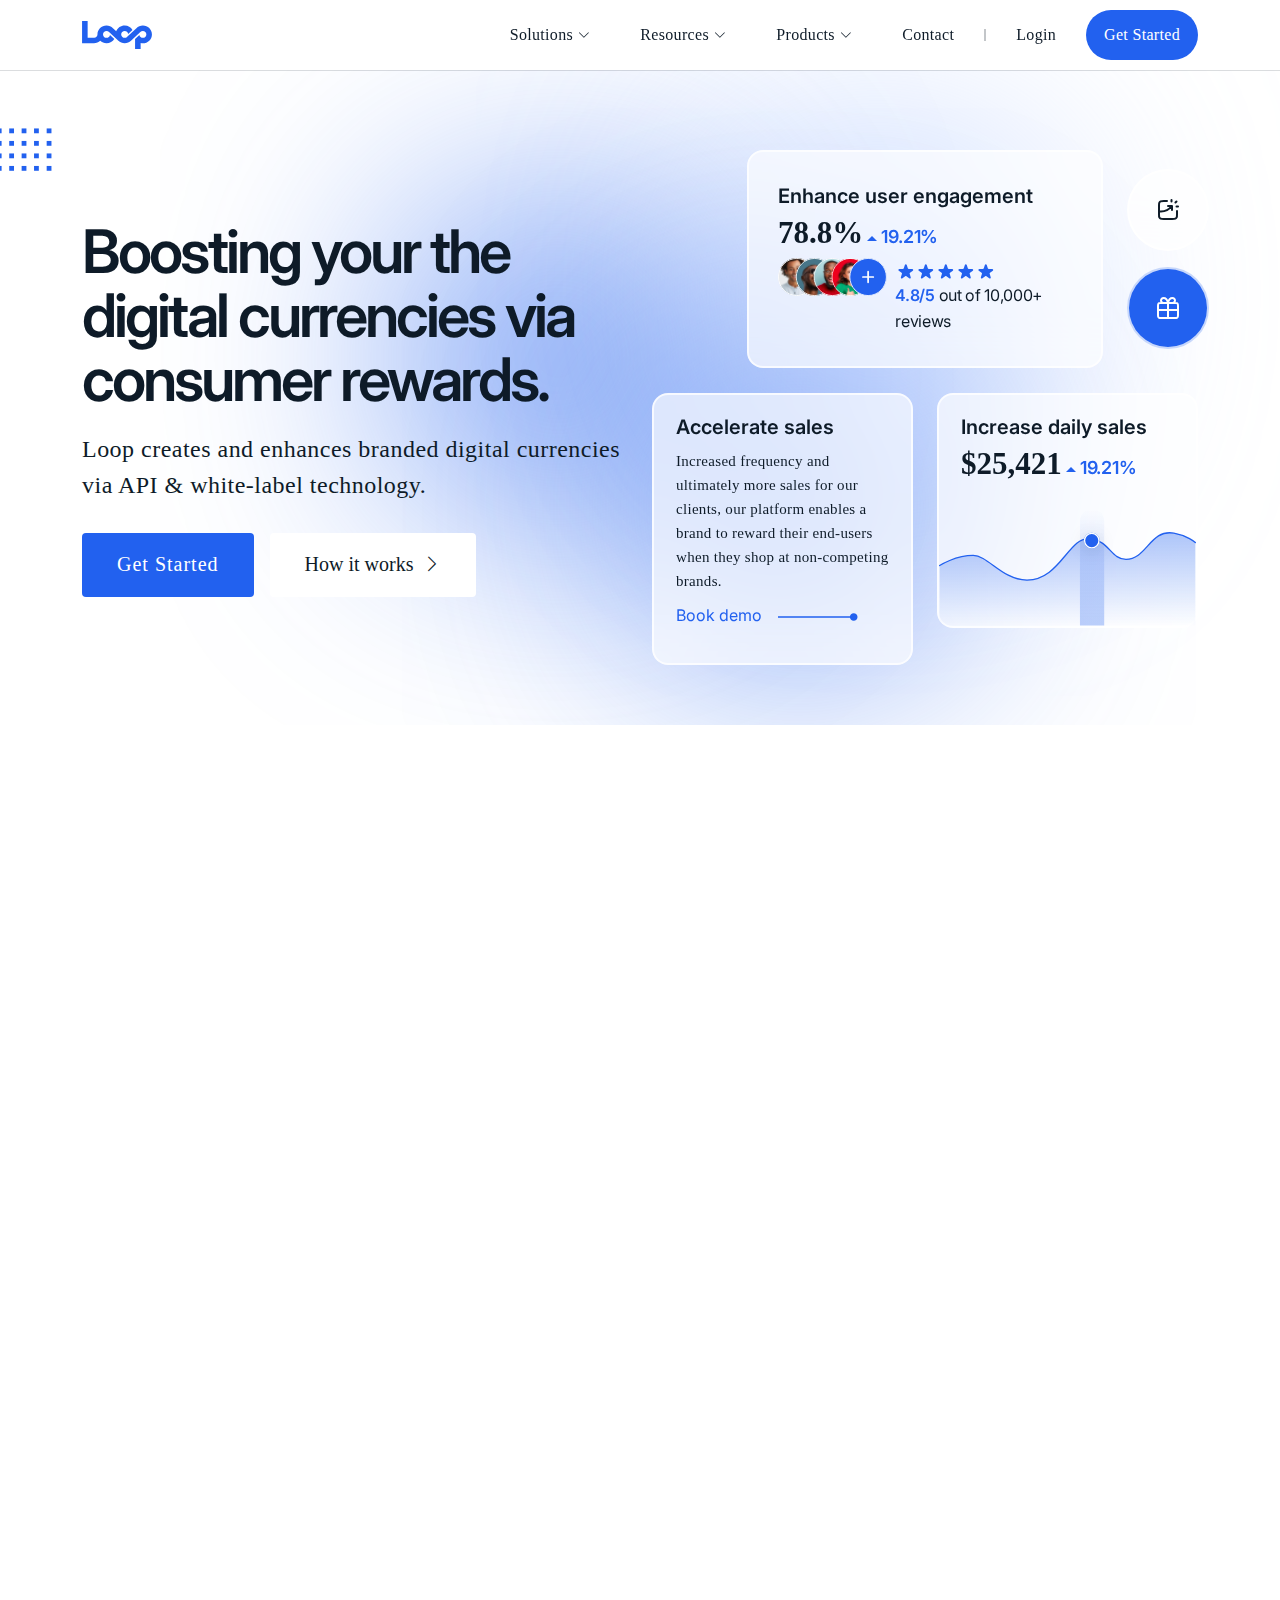
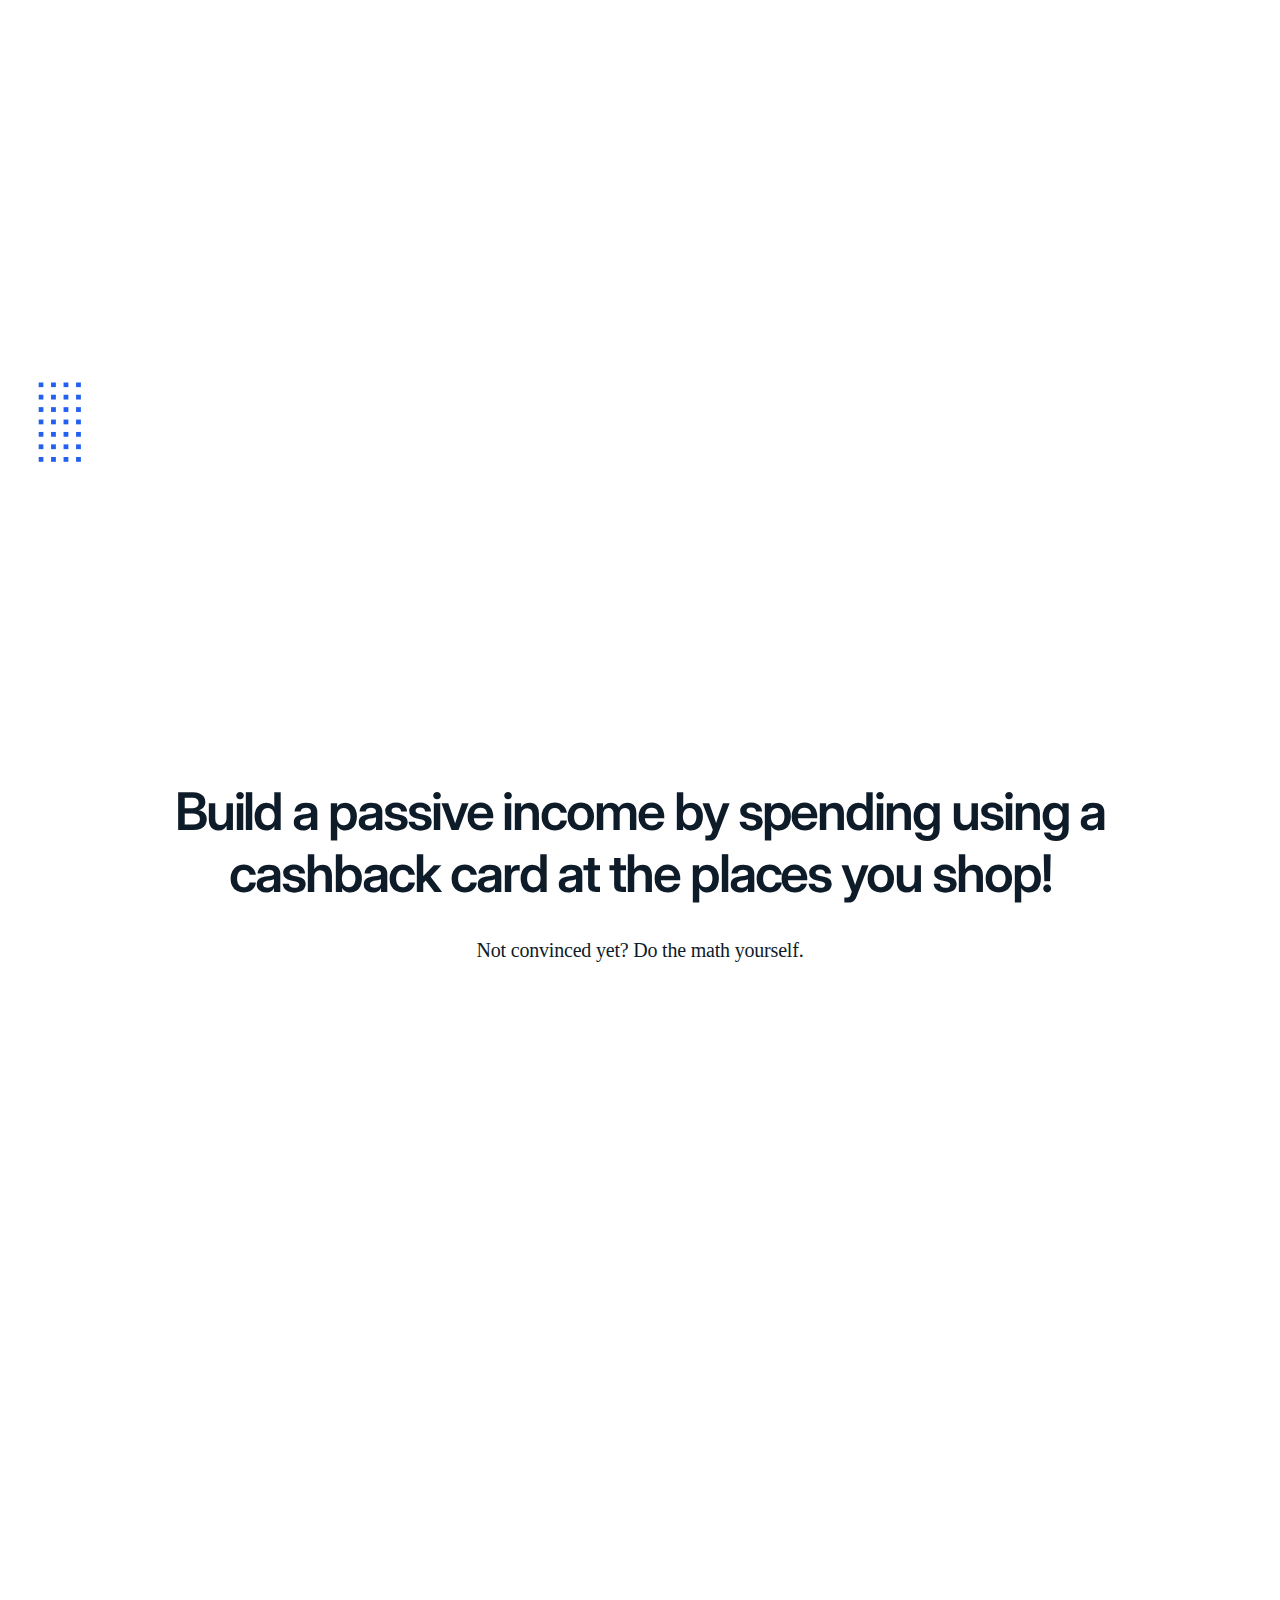
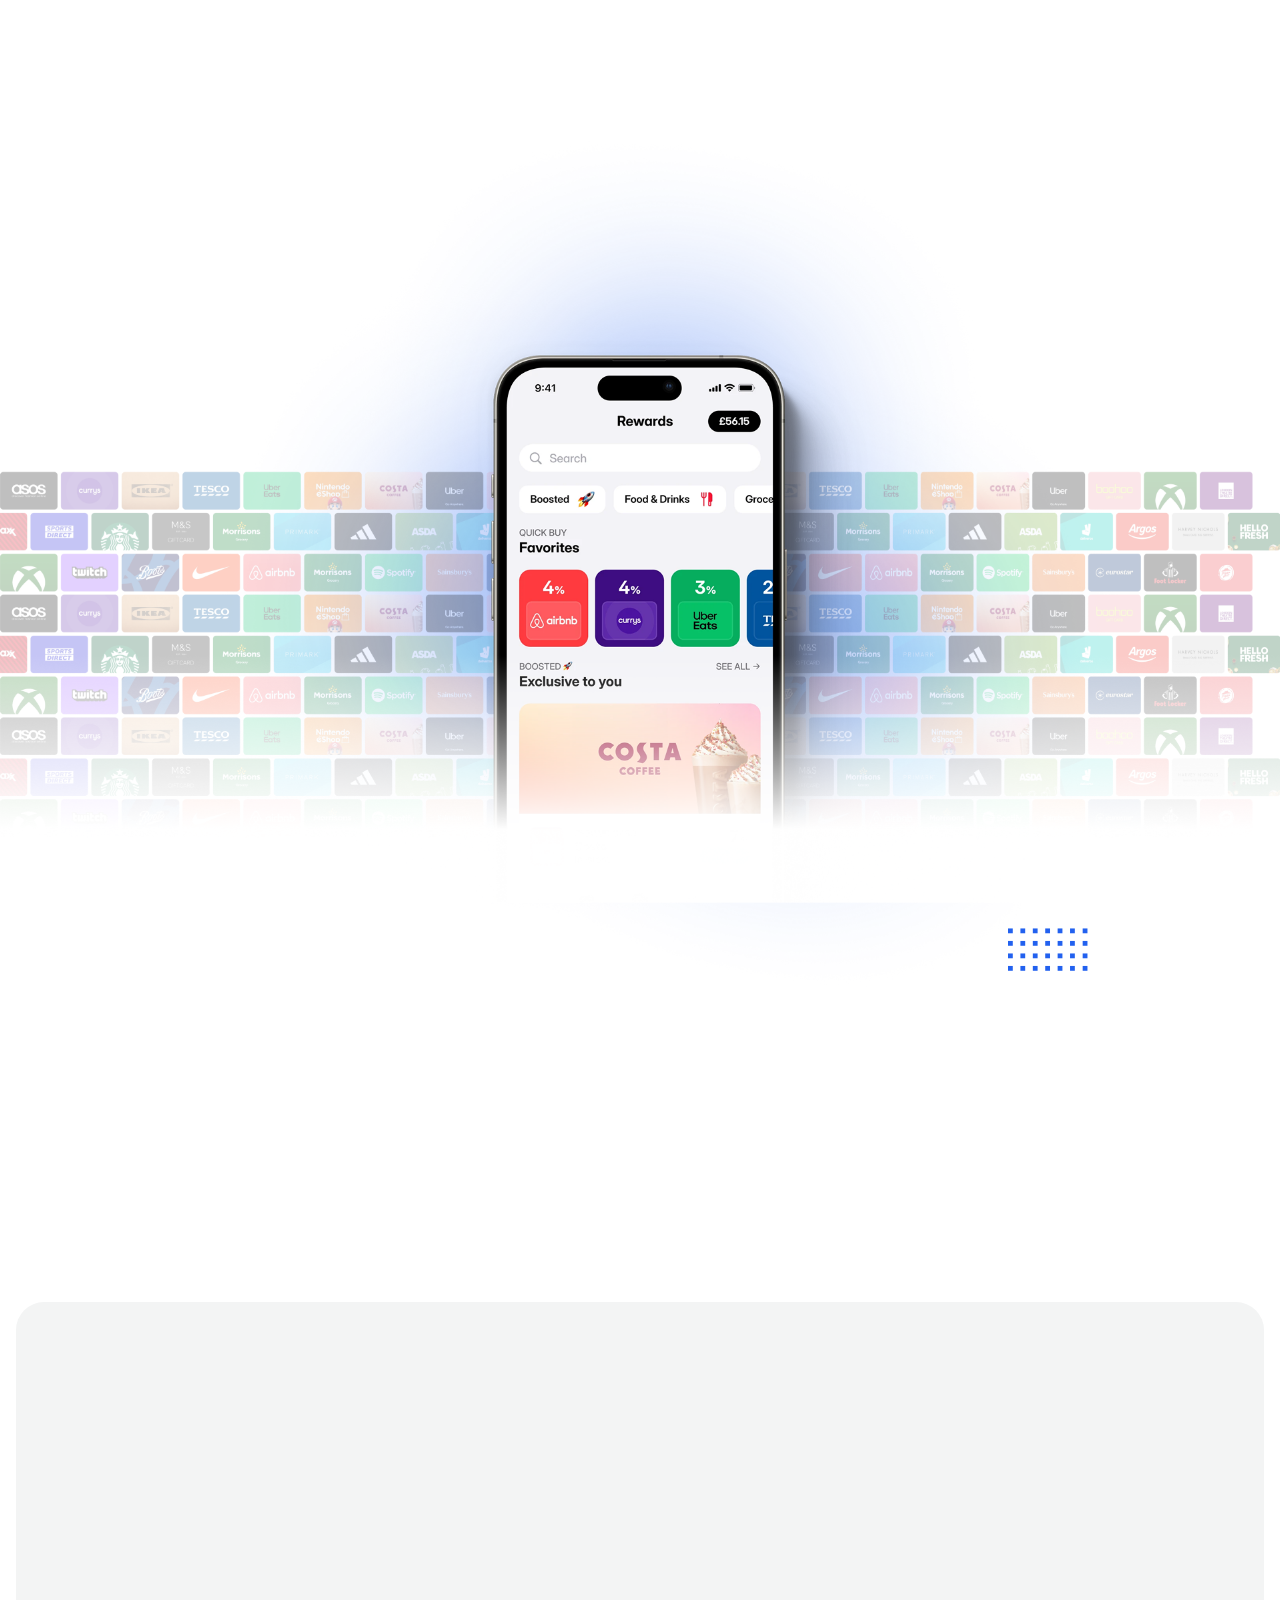
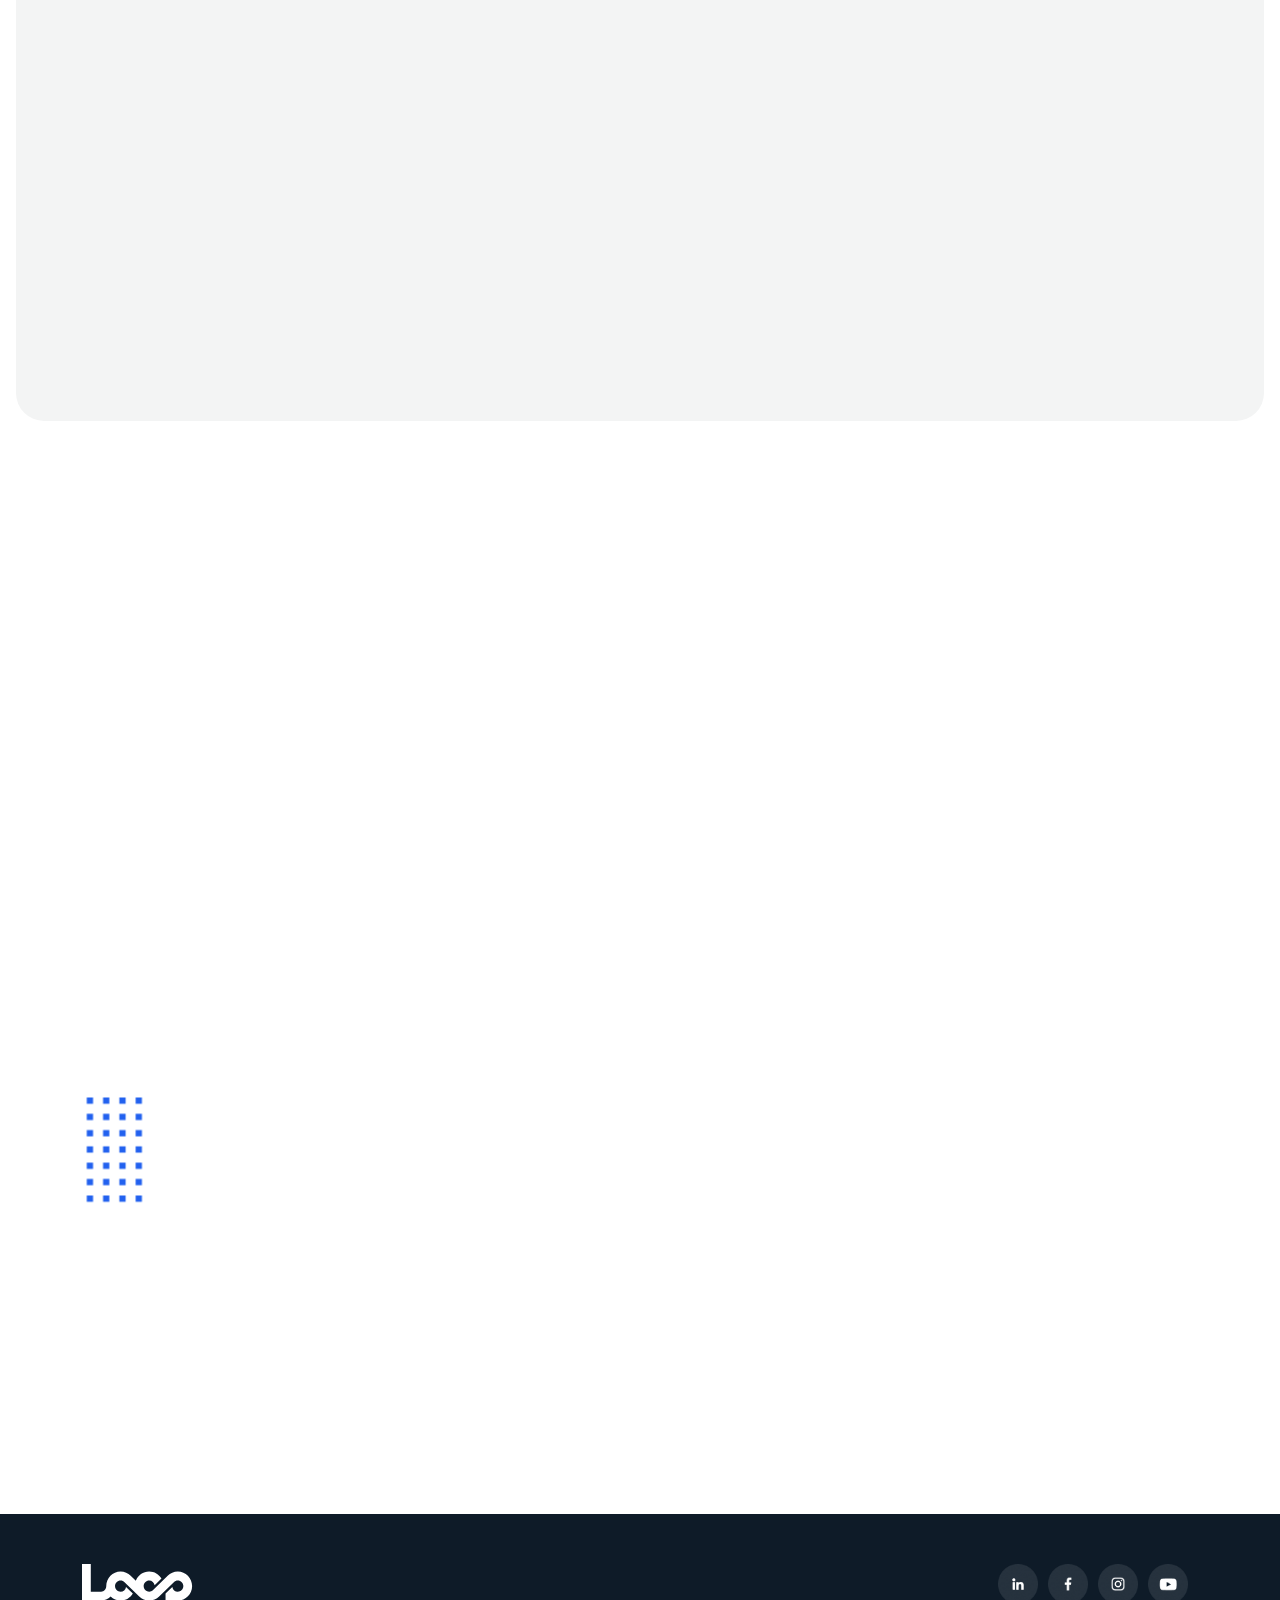
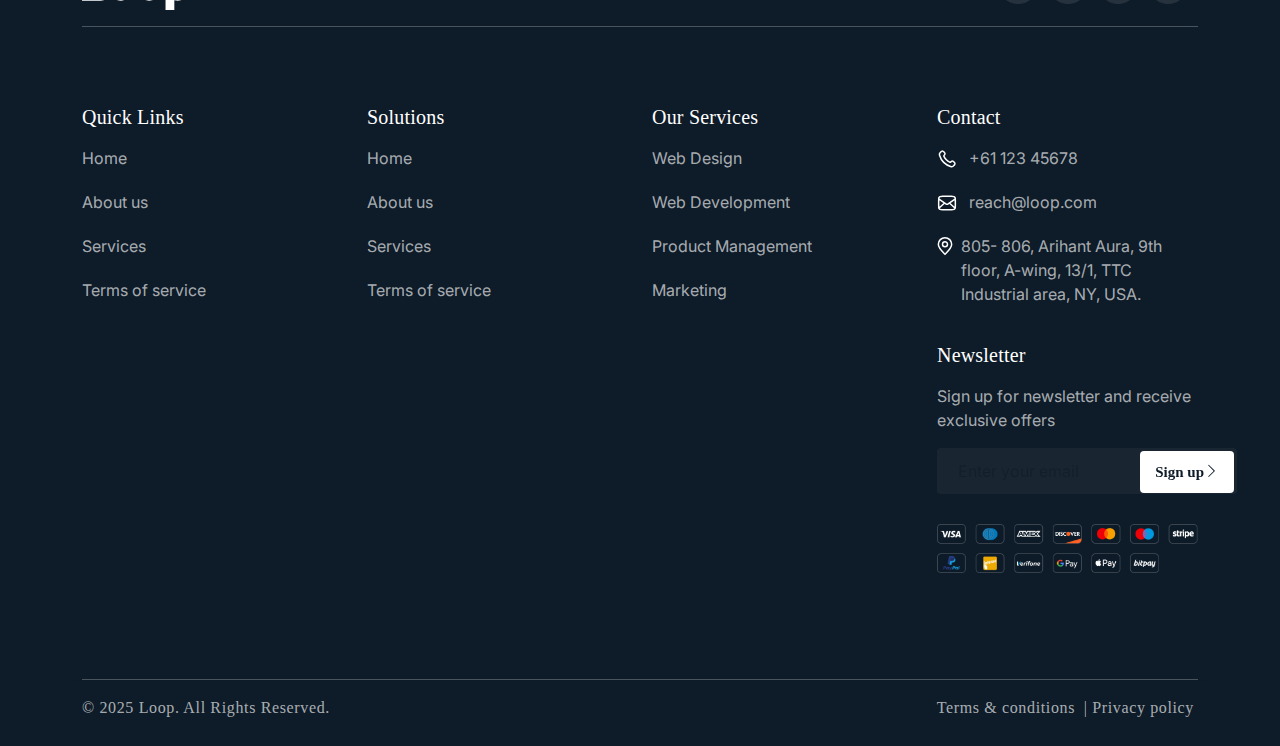
<file: index.html>
<!DOCTYPE html>
<html lang="en">

<head>
  <meta charset="utf-8">
  <meta content="width=device-width, initial-scale=1.0" name="viewport">
  <title>Loop Website </title>
  <meta name="description" content="">
  <meta name="keywords" content="">

  <!-- Favicons -->
  <link href="assets/img/logo-dark.svg" rel="icon">
  <link href="assets/img/apple-touch-icon.png" rel="apple-touch-icon">

  <!-- Fonts -->
  <link href="https://fonts.googleapis.com" rel="preconnect">
  <link href="https://fonts.gstatic.com" rel="preconnect" crossorigin>
  <link
    href="https://fonts.googleapis.com/css2?family=Roboto:ital,wght@0,100;0,300;0,400;0,500;0,700;0,900;1,100;1,300;1,400;1,500;1,700;1,900&family=Poppins:ital,wght@0,100;0,200;0,300;0,400;0,500;0,600;0,700;0,800;0,900;1,100;1,200;1,300;1,400;1,500;1,600;1,700;1,800;1,900&family=Nunito:ital,wght@0,200;0,300;0,400;0,500;0,600;0,700;0,800;0,900;1,200;1,300;1,400;1,500;1,600;1,700;1,800;1,900&display=swap"
    rel="stylesheet">

  <!-- Vendor CSS Files -->
  <link href="assets/vendor/bootstrap/css/bootstrap.min.css" rel="stylesheet">
  <link href="assets/vendor/bootstrap-icons/bootstrap-icons.css" rel="stylesheet">
  <link href="assets/vendor/aos/aos.css" rel="stylesheet">
  <link href="assets/vendor/glightbox/css/glightbox.min.css" rel="stylesheet">
  <link href="assets/vendor/swiper/swiper-bundle.min.css" rel="stylesheet">

  <link rel="stylesheet" href="https://cdnjs.cloudflare.com/ajax/libs/font-awesome/6.4.0/css/all.min.css">


  <!-- Main CSS File -->
  <link href="assets/css/main.css" rel="stylesheet">


</head>

<body class="index-page">

  <header id="header" class="header d-flex align-items-center sticky-top">
    <div class="container-fluid container-xl position-relative d-flex align-items-center">

      <a href="index.html" class="logo d-flex align-items-center me-auto">
        <img src="assets/img/logo-blue.svg" alt="loop-logo" class="img-fluid">
        <!-- <h1 class="sitename">FlexStart</h1> -->
      </a>

      <nav id="navmenu" class="navmenu">
        <ul>
          <!-- <li><a href="#hero" class="active">Home<br></a></li> -->
          <!-- <li><a href="#about">About</a></li>
          <li><a href="#services">Services</a></li>
          <li><a href="#portfolio">Portfolio</a></li>
          <li><a href="#team">Team</a></li>
          <li><a href="blog.html">Blog</a></li> -->
          <li class="dropdown"><a href="#"><span>Solutions</span> <i class="bi bi-chevron-down toggle-dropdown"></i></a>
            <ul>
              <li><a href="#">Solutions</a></li>
              <li class="dropdown"><a href="#"><span>Solutions</span> <i
                    class="bi bi-chevron-down toggle-dropdown"></i></a>
                <ul>
                  <li><a href="#">Solutions</a></li>

                </ul>
              </li>
              <li><a href="#">Solutions</a></li>
            </ul>
          </li>
          <!-- <li class="listing-dropdown"><a href="#"><span>Products</span> <i class="bi bi-chevron-down toggle-dropdown"></i></a>
            <ul>
              <li>
                <a href="#">Column 1 link 1</a>
                <a href="#">Column 1 link 2</a>
                <a href="#">Column 1 link 3</a>
              </li>
              <li>
                <a href="#">Column 2 link 1</a>
                <a href="#">Column 2 link 2</a>
                <a href="#">Column 3 link 3</a>
              </li>
              <li>
                <a href="#">Column 3 link 1</a>
                <a href="#">Column 3 link 2</a>
                <a href="#">Column 3 link 3</a>
              </li>
              <li>
                <a href="#">Column 4 link 1</a>
                <a href="#">Column 4 link 2</a>
                <a href="#">Column 4 link 3</a>
              </li>
              <li>
                <a href="#">Column 5 link 1</a>
                <a href="#">Column 5 link 2</a>
                <a href="#">Column 5 link 3</a>
              </li>
            </ul>
          </li> -->

          <li class="dropdown"><a href="#"><span>Resources</span> <i class="bi bi-chevron-down toggle-dropdown"></i></a>
            <ul>
              <li><a href="#">Solutions</a></li>
              <li><a href="#">Solutions</a></li>
            </ul>
          </li>

          <li class="dropdown"><a href="#"><span>Products</span> <i class="bi bi-chevron-down toggle-dropdown"></i></a>
            <ul>
              <li><a href="#">Solutions</a></li>
              <li><a href="#">Solutions</a></li>
            </ul>
          </li>
          <li><a href="#">Contact</a></li>
          <li class="separator"></li>
          <li><a href="#">Login</a></li>
        </ul>
        <!-- <i class="mobile-nav-toggle d-xl-none bi bi-list" ></i> -->

        <button class="btn btn-primary bg-transparent border-0 d-xl-none" type="button" data-bs-toggle="offcanvas"
          data-bs-target="#looSidemenu" aria-controls="looSidemenu">
          <!-- <i class=" d-xl-none bi bi-list text-dark" ></i> -->
          <span class=" d-xl-none "><svg width="18" height="12" viewBox="0 0 18 12" fill="none"
              xmlns="http://www.w3.org/2000/svg">
              <path d="M16.5 6H6.5M16.5 1H1.5M16.5 11H1.5" stroke="#0E1B28" stroke-width="2" stroke-linecap="round"
                stroke-linejoin="round" />
            </svg>
          </span>
        </button>

      </nav>

      <a class="btn-getstarted flex-md-shrink-0" href="index.html#about">Get Started</a>

    </div>
  </header>

  <main class="main">

    <!-- Hero Section -->
    <section id="hero" class="hero section blur_layer">

      <div class="container ">
        <div class="position-relative">
          <div class="dots_img">
            <img src="assets/img/dots.svg" alt="dots" class="img-fluid">
          </div>
        </div>
        <div class="row gy-4">
          <div class="col-lg-6 order-1 order-lg-1 d-flex flex-column justify-content-center mobile_margins">
            <h1 data-aos="fade-up">
              Boosting your the
              digital currencies via
              consumer rewards.</h1>
            <p data-aos="fade-up" data-aos-delay="100">Loop creates and enhances branded digital currencies <br> via API
              &
              white-label technology.</p>
            <div class="d-flex flex-column flex-md-row mbss" data-aos="fade-up" data-aos-delay="200">
              <a href="#" class="btn-get-started me-lg-3 mb-lg-0 mb-sm-3 mb-3">Get Started </a>
              <a href="#" class="btn-how-works">How it works <i class="bi bi-chevron-right"></i></a>
            </div>
          </div>
          <div class="col-lg-6 order-1 order-lg-2 overflow-visible" data-aos="zoom-out">
            <!-- <img src="assets/img/hero-img.png" class="img-fluid animated" alt=""> -->
            <div class="blur_layers position-relative">
              <div class="box_contrents pb_25">
                <div class="row justify-content-end align-items-center">
                  <div class="col-lg-8">
                    <div class="enc_sec">
                      <div class="d-flex flex-column ">
                        <div class="enc_sec_text">Enhance user engagement</div>
                        <div class="sv_eight_per"><span class="sp1">78.8%</span> <span>
                            <svg width="10" height="5" viewBox="0 0 10 5" fill="none"
                              xmlns="http://www.w3.org/2000/svg">
                              <path d="M0 5L5 0L10 5H0Z" fill="#2261EF" />
                            </svg>
                          </span>
                          <span class="ninty_per">
                            19.21%
                          </span>
                        </div>
                        <div class="">
                          <div class="peo">
                            <div class="peo_img d-flex">
                              <div>
                                <img src="assets/img/peoples.svg" class="img-fluid " alt="">
                              </div>

                              <div class="ms-2">
                                <svg width="101" height="20" viewBox="0 0 101 20" fill="none"
                                  xmlns="http://www.w3.org/2000/svg">
                                  <path
                                    d="M9.85754 2.92705C10.1569 2.00574 11.4603 2.00574 11.7597 2.92705L12.8292 6.21885C12.9631 6.63087 13.347 6.90983 13.7803 6.90983H17.2415C18.2102 6.90983 18.613 8.14945 17.8293 8.71885L15.0291 10.7533C14.6786 11.0079 14.5319 11.4593 14.6658 11.8713L15.7354 15.1631C16.0347 16.0844 14.9803 16.8506 14.1965 16.2812L11.3964 14.2467C11.0459 13.9921 10.5713 13.9921 10.2208 14.2467L7.42064 16.2812C6.63692 16.8506 5.58245 16.0844 5.8818 15.1631L6.95137 11.8713C7.08524 11.4593 6.93858 11.0079 6.5881 10.7533L3.78793 8.71885C3.00421 8.14945 3.40699 6.90983 4.37571 6.90983H7.83691C8.27014 6.90983 8.65409 6.63087 8.78797 6.21885L9.85754 2.92705Z"
                                    fill="#2261EF" />
                                  <path
                                    d="M29.8575 2.92705C30.1569 2.00574 31.4603 2.00574 31.7597 2.92705L32.8292 6.21885C32.9631 6.63087 33.347 6.90983 33.7803 6.90983H37.2415C38.2102 6.90983 38.613 8.14945 37.8293 8.71885L35.0291 10.7533C34.6786 11.0079 34.5319 11.4593 34.6658 11.8713L35.7354 15.1631C36.0347 16.0844 34.9803 16.8506 34.1965 16.2812L31.3964 14.2467C31.0459 13.9921 30.5713 13.9921 30.2208 14.2467L27.4206 16.2812C26.6369 16.8506 25.5824 16.0844 25.8818 15.1631L26.9514 11.8713C27.0852 11.4593 26.9386 11.0079 26.5881 10.7533L23.7879 8.71885C23.0042 8.14945 23.407 6.90983 24.3757 6.90983H27.8369C28.2701 6.90983 28.6541 6.63087 28.788 6.21885L29.8575 2.92705Z"
                                    fill="#2261EF" />
                                  <path
                                    d="M49.8575 2.92705C50.1569 2.00574 51.4603 2.00574 51.7597 2.92705L52.8292 6.21885C52.9631 6.63087 53.347 6.90983 53.7803 6.90983H57.2415C58.2102 6.90983 58.613 8.14945 57.8293 8.71885L55.0291 10.7533C54.6786 11.0079 54.5319 11.4593 54.6658 11.8713L55.7354 15.1631C56.0347 16.0844 54.9803 16.8506 54.1965 16.2812L51.3964 14.2467C51.0459 13.9921 50.5713 13.9921 50.2208 14.2467L47.4206 16.2812C46.6369 16.8506 45.5824 16.0844 45.8818 15.1631L46.9514 11.8713C47.0852 11.4593 46.9386 11.0079 46.5881 10.7533L43.7879 8.71885C43.0042 8.14945 43.407 6.90983 44.3757 6.90983H47.8369C48.2701 6.90983 48.6541 6.63087 48.788 6.21885L49.8575 2.92705Z"
                                    fill="#2261EF" />
                                  <path
                                    d="M69.8575 2.92705C70.1569 2.00574 71.4603 2.00574 71.7597 2.92705L72.8292 6.21885C72.9631 6.63087 73.347 6.90983 73.7803 6.90983H77.2415C78.2102 6.90983 78.613 8.14945 77.8293 8.71885L75.0291 10.7533C74.6786 11.0079 74.5319 11.4593 74.6658 11.8713L75.7354 15.1631C76.0347 16.0844 74.9803 16.8506 74.1965 16.2812L71.3964 14.2467C71.0459 13.9921 70.5713 13.9921 70.2208 14.2467L67.4206 16.2812C66.6369 16.8506 65.5824 16.0844 65.8818 15.1631L66.9514 11.8713C67.0852 11.4593 66.9386 11.0079 66.5881 10.7533L63.7879 8.71885C63.0042 8.14945 63.407 6.90983 64.3757 6.90983H67.8369C68.2701 6.90983 68.6541 6.63087 68.788 6.21885L69.8575 2.92705Z"
                                    fill="#2261EF" />
                                  <path
                                    d="M89.8575 2.92705C90.1569 2.00574 91.4603 2.00574 91.7597 2.92705L92.8292 6.21885C92.9631 6.63087 93.347 6.90983 93.7803 6.90983H97.2415C98.2102 6.90983 98.613 8.14945 97.8293 8.71885L95.0291 10.7533C94.6786 11.0079 94.5319 11.4593 94.6658 11.8713L95.7354 15.1631C96.0347 16.0844 94.9803 16.8506 94.1965 16.2812L91.3964 14.2467C91.0459 13.9921 90.5713 13.9921 90.2208 14.2467L87.4206 16.2812C86.6369 16.8506 85.5824 16.0844 85.8818 15.1631L86.9514 11.8713C87.0852 11.4593 86.9386 11.0079 86.5881 10.7533L83.7879 8.71885C83.0042 8.14945 83.407 6.90983 84.3757 6.90983H87.8369C88.2701 6.90983 88.6541 6.63087 88.788 6.21885L89.8575 2.92705Z"
                                    fill="#2261EF" />
                                </svg>

                                <div>
                                  <span>
                                    <span class="teal_rate teal"> 4.8/5</span> <span class="out_off">out of 10,000+
                                      reviews</span>
                                  </span>
                                </div>

                              </div>

                            </div>

                          </div>
                        </div>
                      </div>
                    </div>
                  </div>
                  <div class="col-lg-2">
                    <div class="circle_btn mb-3">
                      <span>
                        <svg class="my-svg d-lg-block d-sm-none d-none" width="24" height="24" viewBox="0 0 24 24" fill="none"
                          xmlns="http://www.w3.org/2000/svg">
                          <path
                            d="M11 3H7.8C6.11984 3 5.27976 3 4.63803 3.32698C4.07354 3.6146 3.6146 4.07354 3.32698 4.63803C3 5.27976 3 6.11984 3 7.8V16.2C3 17.8802 3 18.7202 3.32698 19.362C3.6146 19.9265 4.07354 20.3854 4.63803 20.673C5.27976 21 6.11984 21 7.8 21H16.2C17.8802 21 18.7202 21 19.362 20.673C19.9265 20.3854 20.3854 19.9265 20.673 19.362C21 18.7202 21 17.8802 21 16.2V13M12 8H16V12M15.5 3.5V2M19.4393 4.56066L20.5 3.5M20.5103 8.5H22.0103M3 13.3471C3.65194 13.4478 4.31987 13.5 5 13.5C9.38636 13.5 13.2653 11.3276 15.6197 8"
                            stroke="#0E1B28" stroke-width="2" stroke-linecap="round" stroke-linejoin="round" />
                        </svg>

                        <svg  class="d-lg-none d-sm-block d-block" width="24" height="24" viewBox="0 0 24 24" fill="none" xmlns="http://www.w3.org/2000/svg">
                          <path
                            d="M12 7H7.5C6.83696 7 6.20107 6.73661 5.73223 6.26777C5.26339 5.79893 5 5.16304 5 4.5C5 3.83696 5.26339 3.20107 5.73223 2.73223C6.20107 2.26339 6.83696 2 7.5 2C11 2 12 7 12 7ZM12 7H16.5C17.163 7 17.7989 6.73661 18.2678 6.26777C18.7366 5.79893 19 5.16304 19 4.5C19 3.83696 18.7366 3.20107 18.2678 2.73223C17.7989 2.26339 17.163 2 16.5 2C13 2 12 7 12 7ZM12 7L12 22M2 14H22M2 10.2L2 18.8C2 19.9201 2 20.4802 2.21799 20.908C2.40973 21.2843 2.71569 21.5903 3.09202 21.782C3.51984 22 4.07989 22 5.2 22L18.8 22C19.9201 22 20.4802 22 20.908 21.782C21.2843 21.5903 21.5903 21.2843 21.782 20.908C22 20.4802 22 19.9201 22 18.8V10.2C22 9.0799 22 8.51984 21.782 8.09202C21.5903 7.7157 21.2843 7.40974 20.908 7.21799C20.4802 7 19.9201 7 18.8 7L5.2 7C4.0799 7 3.51984 7 3.09202 7.21799C2.7157 7.40973 2.40973 7.71569 2.21799 8.09202C2 8.51984 2 9.07989 2 10.2Z"
                            stroke="white" stroke-width="2" stroke-linecap="round" stroke-linejoin="round" />
                        </svg>

                      </span>
                    </div>
                    <div class=" mobile_circle ">
                      <span>
                        <svg class="my-svg d-lg-block d-sm-none d-none" width="24" height="24" viewBox="0 0 24 24" fill="none" xmlns="http://www.w3.org/2000/svg">
                          <path
                            d="M12 7H7.5C6.83696 7 6.20107 6.73661 5.73223 6.26777C5.26339 5.79893 5 5.16304 5 4.5C5 3.83696 5.26339 3.20107 5.73223 2.73223C6.20107 2.26339 6.83696 2 7.5 2C11 2 12 7 12 7ZM12 7H16.5C17.163 7 17.7989 6.73661 18.2678 6.26777C18.7366 5.79893 19 5.16304 19 4.5C19 3.83696 18.7366 3.20107 18.2678 2.73223C17.7989 2.26339 17.163 2 16.5 2C13 2 12 7 12 7ZM12 7L12 22M2 14H22M2 10.2L2 18.8C2 19.9201 2 20.4802 2.21799 20.908C2.40973 21.2843 2.71569 21.5903 3.09202 21.782C3.51984 22 4.07989 22 5.2 22L18.8 22C19.9201 22 20.4802 22 20.908 21.782C21.2843 21.5903 21.5903 21.2843 21.782 20.908C22 20.4802 22 19.9201 22 18.8V10.2C22 9.0799 22 8.51984 21.782 8.09202C21.5903 7.7157 21.2843 7.40974 20.908 7.21799C20.4802 7 19.9201 7 18.8 7L5.2 7C4.0799 7 3.51984 7 3.09202 7.21799C2.7157 7.40973 2.40973 7.71569 2.21799 8.09202C2 8.51984 2 9.07989 2 10.2Z"
                            stroke="white" stroke-width="2" stroke-linecap="round" stroke-linejoin="round" />
                        </svg>

                        <svg class="my-svg d-lg-none d-sm-block d-block" width="24" height="24" viewBox="0 0 24 24" fill="none"
                        xmlns="http://www.w3.org/2000/svg">
                        <path
                          d="M11 3H7.8C6.11984 3 5.27976 3 4.63803 3.32698C4.07354 3.6146 3.6146 4.07354 3.32698 4.63803C3 5.27976 3 6.11984 3 7.8V16.2C3 17.8802 3 18.7202 3.32698 19.362C3.6146 19.9265 4.07354 20.3854 4.63803 20.673C5.27976 21 6.11984 21 7.8 21H16.2C17.8802 21 18.7202 21 19.362 20.673C19.9265 20.3854 20.3854 19.9265 20.673 19.362C21 18.7202 21 17.8802 21 16.2V13M12 8H16V12M15.5 3.5V2M19.4393 4.56066L20.5 3.5M20.5103 8.5H22.0103M3 13.3471C3.65194 13.4478 4.31987 13.5 5 13.5C9.38636 13.5 13.2653 11.3276 15.6197 8"
                          stroke="#0E1B28" stroke-width="2" stroke-linecap="round" stroke-linejoin="round" />
                      </svg>

                      </span>
                    </div>
                  </div>
                </div>
              </div>

              <div class="sales_sec">
                <div class="row">
                  <div class="col-lg-6">
                    <div class="ac_sa">
                      <div class="d-flex flex-column mb-3">
                        <div class=" ac_text">Accelerate sales</div>
                        <div class="ac_para">
                          <p>Increased frequency and ultimately more sales for our clients, our platform enables a brand
                            to reward their
                            end-users when they shop at non-competing brands.</p>
                        </div>
                        <div class="d-flex">
                          <div>
                            <a href="#" class=" ">Book demo </a>
                          </div>

                          <div class="ms-3">
                            <svg width="80" height="12" viewBox="0 0 112 12" fill="none"
                              xmlns="http://www.w3.org/2000/svg">
                              <path
                                d="M100.667 6C100.667 8.94552 103.054 11.3333 106 11.3333C108.946 11.3333 111.333 8.94552 111.333 6C111.333 3.05448 108.946 0.666667 106 0.666667C103.054 0.666667 100.667 3.05448 100.667 6ZM0 7H106V5H0V7Z"
                                fill="#2261EF" />
                            </svg>
                          </div>
                        </div>
                      </div>
                    </div>
                  </div>
                  <div class="col-lg-6">
                    <div class="enc_sec_copy">
                      <div class="d-flex flex-column ">

                        <div class="graph_sec">
                          <div class="enc_sec_text">Increase daily sales</div>
                          <div class="sv_eight_per"><span class="sp1">$25,421</span> <span>
                              <svg width="10" height="5" viewBox="0 0 10 5" fill="none"
                                xmlns="http://www.w3.org/2000/svg">
                                <path d="M0 5L5 0L10 5H0Z" fill="#2261EF"></path>
                              </svg>
                            </span>
                            <span class="ninty_per">
                              19.21%
                            </span>
                          </div>
                        </div>
                        <div class="graph">
                          <img src="assets/img/graph.svg" alt="graph" class="img-fluid">

                        </div>
                      </div>
                    </div>
                  </div>
                </div>
              </div>
            </div>
          </div>
        </div>
      </div>

    </section><!-- /Hero Section -->


    <!-- Values Section -->
    <section id="values" class="values section">

      <!-- Section Title -->
      <div class="container section-title" data-aos="fade-up">
        <h2>Trusted by more than 100 companies</h2>

      </div><!-- End Section Title -->

      <div class="container">

        <div class="row gy-0 align-items-center">

          <div class="col-lg-2 col-md-2 col-sm-4 col-4" data-aos="fade-up" data-aos-delay="100">
            <div class="card">
              <img src="assets/img/tesco.png" alt="tesco" class="img-fluid">
            </div>
          </div>

          <div class="col-lg-2 col-md-2 col-sm-4 col-4" data-aos="fade-up" data-aos-delay="200">
            <div class="card">
              <img src="assets/img/currys.png" alt="currys" class="img-fluid">
            </div>
          </div>
          <div class="col-lg-2 col-md-2 col-sm-4 col-4" data-aos="fade-up" data-aos-delay="300">
            <div class="card">
              <img src="assets/img/eat.png" alt="eat" class="img-fluid">
            </div>
          </div>

          <div class="col-lg-2 col-md-2 col-sm-4 col-4" data-aos="fade-up" data-aos-delay="400">
            <div class="card">
              <img src="assets/img/uber.png" alt="uber" class="img-fluid">
            </div>
          </div>

          <div class="col-lg-2 col-md-2 col-sm-4 col-4" data-aos="fade-up" data-aos-delay="400">
            <div class="card">
              <img src="assets/img/aldi-sued.png" alt="uber" class="img-fluid">
            </div>
          </div>

          <div class="col-lg-2 col-md-2 col-sm-4 col-4" data-aos="fade-up" data-aos-delay="500">
            <div class="card">
              <img src="assets/img/waitrose.png" alt="waitrose" class="img-fluid">
            </div>
          </div>



        </div>

      </div>

    </section><!-- /Values Section -->

    <!-- black_bg Section -->
    <section id="black_bg" class=" section position-relative">

      <div class="container" data-aos="fade-up" data-aos-delay="100">

        <div class="row gy-3">

          <div class="col-lg-12 col-md-6">
            <div class="black_bg">

              <p>Used as a tool to drive user engagement, increased frequency and ultimately more sales for our clients,
                our platform enables a brand to reward their end-users when they shop at non-competing brands. Rewards
                are in the form of brand credit and are generated on everyday spend - including at all major
                supermarkets.</p>

              <div class="dots_img_1">
                <img src="assets/img/dots.svg" alt="dots" class="img-fluid">
              </div>
            </div>
          </div>



        </div>

      </div>

    </section><!-- /Stats Section -->

    <!-- Features Section -->
    <section id="features" class="features section  pb-lg-auto pb-sm-0 pb-0">



     

      <!-- Section Title -->
      <div class="container section-title pb_60" data-aos="fade-up">
        <!-- <h2>Features</h2> -->
        <p>Built for businesses that <br>
          demand more from payouts .</p>
      </div><!-- End Section Title -->

      <div class="container position-relative">


        <div class="smr11">
          <img src="assets/img/dots.svg" alt="dots" class="img-fluid">
        </div>

        <div class="row gy-3 justify-content-center pb_60">

          <div class="col-xl-6 hover_img" data-aos="zoom-out" data-aos-delay="100">
            <a href="#">

              <div class="b_img position-relative">
                <div class="loreal">
                  <img src="assets/img/loreal.png" class="img-fluid d-lg-block d-sm-none d-none" alt="loreal">

                  <img src="assets/img/l1.png" class="img-fluid d-lg-none d-sm-block d-block w-100" alt="loreal">

                  <div class="bottom-left">
                    <h5>350%</h5>

                    <p>ROAS Increase for a Shopify Brand</p>
                  </div>
                </div>
              </div>

              <!-- <picture>
                <source media="(min-width: 768px)" srcset="assets/img/loreal.png" class="img-fluid">
                <img src="assets/img/mb1.png" alt="mb1" class="img-fluid w-100">
              </picture> -->
              <!-- <img src="assets/img/loreal.png" class="img-fluid" alt="loreal"> -->
            </a>
          </div>


          <div class="col-xl-6 hover_img" data-aos="zoom-out" data-aos-delay="100">
            <a href="#">

              <div class="b_img position-relative">
                <div class="loreal">
                  <!-- <img src="assets/img/semrush.png" class="img-fluid" alt="semrush"> -->
                  <img src="assets/img/semrush.png" class="img-fluid d-lg-block d-sm-none d-none" alt="loreal">

                  <img src="assets/img/sr1.png" class="img-fluid d-lg-none d-sm-block d-block w-100" alt="loreal">
                  <div class="bottom-left">
                    <h5>200%</h5>

                    <p>Increase in sales growth and new client</p>
                  </div>
                </div>
              </div>

              <!-- <picture>
                <source media="(min-width: 768px)" srcset="assets/img/loreal.png" class="img-fluid">
                <img src="assets/img/mb1.png" alt="mb1" class="img-fluid w-100">
              </picture> -->
              <!-- <img src="assets/img/loreal.png" class="img-fluid" alt="loreal"> -->
            </a>
          </div>

          


          <div class="pt_40 justify-content-center d-flex" data-aos="fade-up" data-aos-delay="300">
            <a href="#" class="btn-how-works bg_teal text-white">View all case studies <i
                class="bi bi-chevron-right"></i></a>
          </div>


        </div>

      </div>

    </section><!-- /Features Section -->


    <!-- cash back cards sec -->
    <section id="cash_back" class="cash_back section">

      <div class="container">
        <div class="cash_back_sec">

          <h3 class="pb_25">Build a passive income by spending using a cashback card at the places you shop!</h3>
          <p>
            Not convinced yet? Do the math yourself.
          </p>
          <div class="row pt_40">

            <div class="col-lg-6" data-aos="fade-up" data-aos-delay="100">
              <div class="slider_box">
                <div id="sliders-container">
                  <!-- No. of customers slider -->
                  <div class="slider-container">
                    <div class="slider-header">
                      <span class="slider-label">No. of customers</span>
                      <span class="slider-value">35.50K</span>
                    </div>
                    <div class="slider-wrapper">
                      <div class="slider-track"></div>
                      <div class="slider-progress" id="progress1"></div>
                      <div class="slider-thumb" id="thumb1"></div>
                      <input type="range" min="0" max="100" value="70" class="slider" id="slider1">
                    </div>
                  </div>

                  <!-- Navigation slider -->
                  <div class="slider-container">
                    <div class="slider-header">
                      <span class="slider-label">No. of staff working</span>
                      <span class="slider-value">70</span>
                    </div>
                    <div class="slider-wrapper">
                      <div class="slider-track"></div>
                      <div class="slider-progress" id="progress2"></div>
                      <div class="slider-thumb" id="thumb2"></div>
                      <input type="range" min="0" max="100" value="70" class="slider" id="slider2">
                    </div>
                  </div>

                  <!-- Chip slider -->
                  <div class="slider-container">
                    <div class="slider-header">
                      <span class="slider-label">Client satisfaction rating</span>
                      <span class="slider-value">92%</span>
                    </div>
                    <div class="slider-wrapper">
                      <div class="slider-track"></div>
                      <div class="slider-progress" id="progress3"></div>
                      <div class="slider-thumb" id="thumb3"></div>
                      <input type="range" min="0" max="100" value="92" class="slider" id="slider3">
                    </div>
                  </div>

                  <!-- Temperature slider -->
                  <div class="slider-container">
                    <div class="slider-header">
                      <span class="slider-label">Quarterly revenue growth</span>
                      <span class="slider-value">15%</span>
                    </div>
                    <div class="slider-wrapper">
                      <div class="slider-track"></div>
                      <div class="slider-progress" id="progress4"></div>
                      <div class="slider-thumb" id="thumb4"></div>
                      <input type="range" min="0" max="100" value="15" class="slider" id="slider4">
                    </div>
                  </div>

                  <div class="slider-container">
                    <div class="slider-header">
                      <span class="slider-label">Annual employee turnover rate</span>
                      <span class="slider-value">15%</span>
                    </div>
                    <div class="slider-wrapper">
                      <div class="slider-track"></div>
                      <div class="slider-progress" id="progress5"></div>
                      <div class="slider-thumb" id="thumb5"></div>
                      <input type="range" min="0" max="100" value="10" class="slider" id="slider5">
                    </div>
                  </div>
                </div>
              </div>

            </div>

            <div class="col-lg-6" data-aos="fade-up" data-aos-delay="200">

              <div class="meter_Sec ">
                <div class="toggle_btn w-100 d-lg-block d-sm-none d-none">
                  <input type="checkbox" id="toggle" class="toggleCheckbox" />
                  <label for="toggle" class='toggleContainer'>
                    <div>Saving / Cashback</div>
                    <div>Revenue</div>
                  </label>
                </div>


                <div class="mobile_toggle d-lg-none d-sm-block d-block">
                  <div class="bg_select">
                    <select class="form-select" aria-label="Default select example">
                      <option selected>Saving / Cashback</option>
                      <option value="1">Revenue</option>

                    </select>
                  </div>
                </div>

                <div class="half_sldier d-flex justify-content-center pt_25 mb-4">
                  <img src="assets/img/bars.png" alt="bars" class="img-fluid">
                </div>

                <div class="bottom_sec">
                  <div class="bg_sec_w">
                    <div class="row gy-3">
                      <div class="col-lg-6">
                        <div class="d-flex flex-column ">
                          <div class="price_sec">
                            <h5>$51,56,700</h5>
                            <p>Savings recorded</p>
                          </div>


                        </div>
                      </div>

                      <div class="col-lg-6">
                        <div class="d-flex flex-column ">
                          <div class="price_sec">
                            <h5>350.00%</h5>
                            <p>Sales growth in results</p>
                          </div>


                        </div>
                      </div>


                    </div>
                  </div>


                  <div class="sb_text text-center">
                    <a href="#">Start building your own rewards program</a>
                  </div>

                </div>


              </div>




            </div>



            <div class="btn_sec book_call d-flex justify-content-center pt_40" data-aos="fade-up" data-aos-delay="300">
              <a href="#" class="btn-how-works bg_teal text-white">Book a call and get free demo <i
                  class="bi bi-chevron-right"></i></a>
            </div>
          </div>
        </div>
      </div>

    </section>
    <!-- Alt Features Section -->
    <section id="brands_Sec" class="brands_Sec section position-relative">

      <div class="container ">

        <div class="row gy-3 d-flex justify-content-center align-items-center">

          <div class="col-xl-6 position-relative" data-aos="fade-up" data-aos-delay="200">

            <div class="brands_text position-absolute ">
              <h4>More than 200 brands
                are available on all gift cards</h4>

              <div class="pt_40 d-flex justify-content-center">
                <a href="#" class="btn-how-works bg_teal text-white">Explore pricing <i
                    class="bi bi-chevron-right"></i></a>
              </div>
            </div>


          </div>



        </div>

      </div>

      <div class="dots_img_brands">
        <img src="assets/img/dots.svg" alt="dots" class="img-fluid">
      </div>
    </section><!-- /Alt Features Section -->




    <!-- Faq Section -->
    <section id="faq" class="faq section">

      <div class="container-fluid px-3 ">
        <div class="faq_bg">
          <div class="row">

            <div class="col-lg-6" data-aos="fade-up" data-aos-delay="100">

              <div class="img_faq">
                <img src="assets/img/faq.png" alt="faq" class="img-fluid">
              </div>

            </div><!-- End Faq Column-->

            <div class="col-lg-6" data-aos="fade-up" data-aos-delay="200">

              <div class="faq-container">

                <h3>We'll reward your users with your brand credit when they spend at supermarkets.</h3>
                <p class="text-lg-start text-sm-center text-center">
                  Link your bank accounts and credit cards, then let Loop categorise and sort your monthly spend.


                </p>


                <div class="faq-item">
                  <h3>Drive new revenue</h3>
                  <div class="faq-content">
                    <p>

                      <span class="mobile_faq pt_25 d-lg-none d-sm-block d-block">
                        <img src="assets/img/mobile-faq.png" alt="faq" class="img-fluid">
                      </span>

                      Excepteur sint occaecat cupidatat non proident, sunt in culpa qui officia deserunt mollit anim id
                      est laborum.


                    </p>


                  </div>
                  <i class="faq-toggle bi bi-plus"></i>
                </div><!-- End Faq item-->

                <div class="faq-item">
                  <h3>Boost user engagement</h3>
                  <div class="faq-content">
                    <p>Molestie a iaculis at erat pellentesque adipiscing commodo. Dignissim suspendisse in est ante in.
                      Nunc vel risus commodo viverra maecenas accumsan. Sit amet nisl suscipit adipiscing bibendum est.
                      Purus gravida quis blandit turpis cursus in</p>
                  </div>
                  <i class="faq-toggle bi bi-plus"></i>
                </div><!-- End Faq item-->

                <div class="faq-item">
                  <h3>Increase NPS score </h3>
                  <div class="faq-content">
                    <p>Enim ea facilis quaerat voluptas quidem et dolorem. Quis et consequatur non sed in suscipit
                      sequi.
                      Distinctio ipsam dolore et.</p>
                  </div>
                  <i class="faq-toggle bi bi-plus"></i>
                </div><!-- End Faq item-->

              </div>

            </div><!-- End Faq Column-->

          </div>
        </div>
      </div>

    </section>
    <!-- /Faq Section -->


    <!-- feedback_section Section -->
    <section id="feedback_section" class="feedback_section">

      <!-- Section Title -->
      <div class="container section-title text-start" data-aos="fade-up">
        <!-- <h6>testimonials</h6 -->
        <h5>100k+ shoppers are earning cashback gifts with Loop — join them!</h5>
      </div><!-- End Section Title -->

      <div class="container overflow-visible" data-aos="fade-up" data-aos-delay="100">

        <div class="swiper init-swiper overflow-visible">
          <script type="application/json" class="swiper-config">
            {
              "loop": true,
              "speed": 600,
         
              "slidesPerView": "auto",
              "pagination": {
                "el": ".swiper-pagination",
                "type": "bullets",
                "clickable": true
              },
              "autoplay": {
                "delay": 5000
              },
              "breakpoints": {
                "320": {
                  "slidesPerView": 1,
                  "spaceBetween": 10
                },
                "480": {
                  "slidesPerView": 1,
                  "spaceBetween": 10
                },
                "640": {
                  "slidesPerView": 1,
                  "spaceBetween": 10
                },
                "992": {
                  "slidesPerView": 2,
                  "spaceBetween": 10
                }
              }
            }
          </script>
          <div class="swiper-wrapper align-items-center">
            <div class="swiper-slide">
              <div class=" row flex-wrap gy-3">
                <div class="col-lg-6 col-md-6 col-sm-12 col-12">
                  <div class="feedback_text ">
                    <span class>
                      <svg width="22" height="18" viewBox="0 0 22 18" fill="none" xmlns="http://www.w3.org/2000/svg">
                        <path
                          d="M20.6453 0V3.81308H18.532C16.8703 3.81308 16.0394 4.6729 16.0394 6.39252V8.18692H16.9606C18.4056 8.18692 19.5977 8.63551 20.5369 9.53271C21.5123 10.4299 22 11.5701 22 12.9533C22 14.4486 21.5123 15.6636 20.5369 16.5981C19.5977 17.5327 18.4056 18 16.9606 18C15.4795 18 14.2693 17.5327 13.33 16.5981C12.3908 15.6262 11.9212 14.3364 11.9212 12.729V6.28037C11.9212 2.09346 13.9442 0 17.9901 0H20.6453ZM8.72414 0V3.81308H6.61084C4.9491 3.81308 4.11823 4.6729 4.11823 6.39252V8.18692H5.03941C6.4844 8.18692 7.67652 8.63551 8.61576 9.53271C9.59113 10.4299 10.0788 11.5701 10.0788 12.9533C10.0788 14.4486 9.59113 15.6636 8.61576 16.5981C7.67652 17.5327 6.4844 18 5.03941 18C3.55829 18 2.34811 17.5327 1.40887 16.5981C0.469622 15.6262 0 14.3364 0 12.729V6.28037C0 2.09346 2.02299 0 6.06897 0H8.72414Z"
                          fill="#2261EF" />
                      </svg>


                    </span>
                    <p>
                      Ut enim ad minim veniam, quis nostrud exercitation ullamco laboris nisi ut aliquip ex ea commodo
                      consequat. Duis aute irure dolor in reprehenderit in voluptate velit esse. 

                    </p>

                    <div class="">
                      <div class="user_img me-3">
                        <svg width="72" height="25" viewBox="0 0 72 25" fill="none" xmlns="http://www.w3.org/2000/svg">
                          <g clip-path="url(#clip0_15_2399)">
                            <path
                              d="M4.14241 17.8542C4.44667 18.6617 4.86792 19.3521 5.40622 19.9255C5.94453 20.499 6.58227 20.9378 7.31943 21.2421C8.05667 21.5464 8.85823 21.6985 9.72418 21.6985C10.5668 21.6985 11.3566 21.5404 12.0938 21.2244C12.8311 20.9084 13.4746 20.4638 14.0246 19.8904C14.5745 19.3169 15.0017 18.6324 15.306 17.8366C15.6102 17.0408 15.7623 16.1515 15.7623 15.1684V0.00195312H19.4484V24.5772H15.7974V22.2952C14.9783 23.1611 14.0129 23.8282 12.9012 24.2964C11.7895 24.7644 10.5901 24.9985 9.30293 24.9985C7.99228 24.9985 6.76947 24.7703 5.63436 24.3139C4.49934 23.8575 3.51632 23.2081 2.68556 22.3654C1.85479 21.5228 1.19942 20.5107 0.719685 19.3287C0.239869 18.1467 0 16.8302 0 15.379V0.00195312H3.68605V15.1684C3.68605 16.1515 3.83814 17.0467 4.14241 17.8542ZM25.8021 0.00195312V8.95436C26.6212 8.13519 27.5691 7.48576 28.6457 7.00592C29.7222 6.52607 30.8924 6.28618 32.1562 6.28618C33.4668 6.28618 34.6954 6.53189 35.8422 7.02339C36.989 7.51489 37.9835 8.18196 38.8261 9.02458C39.6687 9.86721 40.3357 10.8619 40.8272 12.0087C41.3186 13.1556 41.5643 14.3727 41.5643 15.6599C41.5643 16.9471 41.3186 18.1584 40.8272 19.2935C40.3357 20.4287 39.6687 21.4176 38.8261 22.26C37.9835 23.1027 36.989 23.7697 35.8422 24.2612C34.6954 24.7527 33.4667 24.9984 32.1562 24.9984C30.8923 24.9984 29.7164 24.7585 28.6281 24.2787C27.5398 23.7989 26.5861 23.1494 25.767 22.3302V24.5771H22.2565V0.00195312H25.8021ZM26.2058 18.0823C26.5217 18.8313 26.9606 19.4867 27.5223 20.0484C28.084 20.6101 28.7393 21.0549 29.4881 21.3825C30.2371 21.7102 31.0445 21.874 31.9105 21.874C32.753 21.874 33.5487 21.7102 34.2976 21.3825C35.0465 21.0549 35.6959 20.6102 36.246 20.0484C36.7959 19.4867 37.2347 18.8313 37.5624 18.0823C37.89 17.3334 38.0538 16.5259 38.0538 15.6599C38.0538 14.7939 37.89 13.9806 37.5624 13.2199C37.2347 12.4592 36.7959 11.7981 36.246 11.2364C35.6959 10.6747 35.0465 10.2358 34.2976 9.91988C33.5486 9.60394 32.7529 9.44586 31.9105 9.44586C31.068 9.44586 30.2722 9.60386 29.5233 9.91988C28.7744 10.2359 28.1192 10.6747 27.5574 11.2364C26.9958 11.7981 26.5511 12.4592 26.2234 13.2199C25.8958 13.9806 25.732 14.7939 25.732 15.6599C25.7319 16.5259 25.8899 17.3334 26.2058 18.0823ZM43.565 12.0439C44.033 10.9204 44.6767 9.93161 45.4958 9.07733C46.3148 8.22305 47.2862 7.55016 48.4095 7.05866C49.5329 6.56716 50.7499 6.32145 52.0605 6.32145C53.3477 6.32145 54.5413 6.55551 55.6413 7.02355C56.7412 7.49167 57.689 8.14117 58.4848 8.97207C59.2805 9.80289 59.9007 10.786 60.3453 11.9211C60.79 13.0562 61.0123 14.2909 61.0123 15.625V16.7835H46.4437C46.5607 17.5091 46.7948 18.182 47.1458 18.8021C47.4969 19.4223 47.9356 19.9607 48.4622 20.4171C48.9888 20.8735 49.5856 21.2305 50.2526 21.4879C50.9196 21.7453 51.6275 21.8741 52.3765 21.8741C54.5063 21.8741 56.2264 20.9964 57.537 19.241L60.0997 21.1367C59.2103 22.3304 58.1104 23.2666 56.7998 23.9454C55.4892 24.6241 54.0148 24.9635 52.3766 24.9635C51.0425 24.9635 49.7963 24.7293 48.6378 24.2613C47.4794 23.7933 46.473 23.1378 45.6188 22.2952C44.7646 21.4526 44.0917 20.4638 43.6003 19.3287C43.1088 18.1936 42.863 16.9589 42.863 15.6248C42.8629 14.361 43.097 13.1673 43.565 12.0439ZM48.4973 10.6571C47.5027 11.488 46.8415 12.5939 46.5139 13.9748H57.4317C57.1274 12.5939 56.4779 11.488 55.4833 10.6571C54.4886 9.82627 53.3243 9.41082 51.9903 9.41082C50.6563 9.41082 49.492 9.82627 48.4973 10.6571ZM67.647 11.0608C66.8981 11.88 66.5236 12.9917 66.5236 14.396V24.5773H62.978V6.67242H66.4884V8.88421C66.9332 8.15865 67.5124 7.5852 68.2262 7.16392C68.94 6.74257 69.7884 6.53189 70.7714 6.53189H72V9.83202H70.5256C69.3555 9.83209 68.3959 10.2416 67.647 11.0608Z"
                              fill="#0E1B28" />
                          </g>
                          <defs>
                            <clipPath id="clip0_15_2399">
                              <rect width="72" height="25" fill="white" />
                            </clipPath>
                          </defs>
                        </svg>

                      </div>


                    </div>
                  </div>
                </div>

                <div class="col-lg-6  col-md-6 col-sm-12 col-12  position-relative">
                  <div class="f_img h-100  ">

                    <div class="play_video d-flex align-items-center">
                      <div class="me-3">
                        <span>
                          <svg width="12" height="13" viewBox="0 0 12 13" fill="none"
                            xmlns="http://www.w3.org/2000/svg">
                            <path
                              d="M2.17411 0.286639C0.973433 -0.385649 0 0.165098 0 1.51578V11.4832C0 12.8353 0.973433 13.3853 2.17411 12.7137L11.0992 7.71735C12.3003 7.04482 12.3003 5.95523 11.0992 5.28286L2.17411 0.286639Z"
                              fill="white" />
                          </svg>
                        </span>
                      </div>

                      <div class="play_text">
                        <p class="mb-0 text-white">Play video</p>
                      </div>
                    </div>
                    <img src="assets/img/s1.png" alt="text1" class="img-fluid">
                  </div>
                </div>

              </div>

            </div>

            <div class="swiper-slide">
              <div class=" row flex-wrap gy-3">
                <div class="col-lg-6 col-md-6 col-sm-12 col-12">
                  <div class="feedback_text ">
                    <span class>
                      <svg width="22" height="18" viewBox="0 0 22 18" fill="none" xmlns="http://www.w3.org/2000/svg">
                        <path
                          d="M20.6453 0V3.81308H18.532C16.8703 3.81308 16.0394 4.6729 16.0394 6.39252V8.18692H16.9606C18.4056 8.18692 19.5977 8.63551 20.5369 9.53271C21.5123 10.4299 22 11.5701 22 12.9533C22 14.4486 21.5123 15.6636 20.5369 16.5981C19.5977 17.5327 18.4056 18 16.9606 18C15.4795 18 14.2693 17.5327 13.33 16.5981C12.3908 15.6262 11.9212 14.3364 11.9212 12.729V6.28037C11.9212 2.09346 13.9442 0 17.9901 0H20.6453ZM8.72414 0V3.81308H6.61084C4.9491 3.81308 4.11823 4.6729 4.11823 6.39252V8.18692H5.03941C6.4844 8.18692 7.67652 8.63551 8.61576 9.53271C9.59113 10.4299 10.0788 11.5701 10.0788 12.9533C10.0788 14.4486 9.59113 15.6636 8.61576 16.5981C7.67652 17.5327 6.4844 18 5.03941 18C3.55829 18 2.34811 17.5327 1.40887 16.5981C0.469622 15.6262 0 14.3364 0 12.729V6.28037C0 2.09346 2.02299 0 6.06897 0H8.72414Z"
                          fill="#2261EF" />
                      </svg>


                    </span>
                    <p>
                      Ut enim ad minim veniam, quis nostrud exercitation ullamco laboris nisi ut aliquip ex ea commodo
                      consequat. Duis aute irure dolor in reprehenderit in voluptate velit esse. 

                    </p>

                    <div class="">
                      <div class="user_img me-3">
                        <svg width="72" height="25" viewBox="0 0 72 25" fill="none" xmlns="http://www.w3.org/2000/svg">
                          <g clip-path="url(#clip0_15_2399)">
                            <path
                              d="M4.14241 17.8542C4.44667 18.6617 4.86792 19.3521 5.40622 19.9255C5.94453 20.499 6.58227 20.9378 7.31943 21.2421C8.05667 21.5464 8.85823 21.6985 9.72418 21.6985C10.5668 21.6985 11.3566 21.5404 12.0938 21.2244C12.8311 20.9084 13.4746 20.4638 14.0246 19.8904C14.5745 19.3169 15.0017 18.6324 15.306 17.8366C15.6102 17.0408 15.7623 16.1515 15.7623 15.1684V0.00195312H19.4484V24.5772H15.7974V22.2952C14.9783 23.1611 14.0129 23.8282 12.9012 24.2964C11.7895 24.7644 10.5901 24.9985 9.30293 24.9985C7.99228 24.9985 6.76947 24.7703 5.63436 24.3139C4.49934 23.8575 3.51632 23.2081 2.68556 22.3654C1.85479 21.5228 1.19942 20.5107 0.719685 19.3287C0.239869 18.1467 0 16.8302 0 15.379V0.00195312H3.68605V15.1684C3.68605 16.1515 3.83814 17.0467 4.14241 17.8542ZM25.8021 0.00195312V8.95436C26.6212 8.13519 27.5691 7.48576 28.6457 7.00592C29.7222 6.52607 30.8924 6.28618 32.1562 6.28618C33.4668 6.28618 34.6954 6.53189 35.8422 7.02339C36.989 7.51489 37.9835 8.18196 38.8261 9.02458C39.6687 9.86721 40.3357 10.8619 40.8272 12.0087C41.3186 13.1556 41.5643 14.3727 41.5643 15.6599C41.5643 16.9471 41.3186 18.1584 40.8272 19.2935C40.3357 20.4287 39.6687 21.4176 38.8261 22.26C37.9835 23.1027 36.989 23.7697 35.8422 24.2612C34.6954 24.7527 33.4667 24.9984 32.1562 24.9984C30.8923 24.9984 29.7164 24.7585 28.6281 24.2787C27.5398 23.7989 26.5861 23.1494 25.767 22.3302V24.5771H22.2565V0.00195312H25.8021ZM26.2058 18.0823C26.5217 18.8313 26.9606 19.4867 27.5223 20.0484C28.084 20.6101 28.7393 21.0549 29.4881 21.3825C30.2371 21.7102 31.0445 21.874 31.9105 21.874C32.753 21.874 33.5487 21.7102 34.2976 21.3825C35.0465 21.0549 35.6959 20.6102 36.246 20.0484C36.7959 19.4867 37.2347 18.8313 37.5624 18.0823C37.89 17.3334 38.0538 16.5259 38.0538 15.6599C38.0538 14.7939 37.89 13.9806 37.5624 13.2199C37.2347 12.4592 36.7959 11.7981 36.246 11.2364C35.6959 10.6747 35.0465 10.2358 34.2976 9.91988C33.5486 9.60394 32.7529 9.44586 31.9105 9.44586C31.068 9.44586 30.2722 9.60386 29.5233 9.91988C28.7744 10.2359 28.1192 10.6747 27.5574 11.2364C26.9958 11.7981 26.5511 12.4592 26.2234 13.2199C25.8958 13.9806 25.732 14.7939 25.732 15.6599C25.7319 16.5259 25.8899 17.3334 26.2058 18.0823ZM43.565 12.0439C44.033 10.9204 44.6767 9.93161 45.4958 9.07733C46.3148 8.22305 47.2862 7.55016 48.4095 7.05866C49.5329 6.56716 50.7499 6.32145 52.0605 6.32145C53.3477 6.32145 54.5413 6.55551 55.6413 7.02355C56.7412 7.49167 57.689 8.14117 58.4848 8.97207C59.2805 9.80289 59.9007 10.786 60.3453 11.9211C60.79 13.0562 61.0123 14.2909 61.0123 15.625V16.7835H46.4437C46.5607 17.5091 46.7948 18.182 47.1458 18.8021C47.4969 19.4223 47.9356 19.9607 48.4622 20.4171C48.9888 20.8735 49.5856 21.2305 50.2526 21.4879C50.9196 21.7453 51.6275 21.8741 52.3765 21.8741C54.5063 21.8741 56.2264 20.9964 57.537 19.241L60.0997 21.1367C59.2103 22.3304 58.1104 23.2666 56.7998 23.9454C55.4892 24.6241 54.0148 24.9635 52.3766 24.9635C51.0425 24.9635 49.7963 24.7293 48.6378 24.2613C47.4794 23.7933 46.473 23.1378 45.6188 22.2952C44.7646 21.4526 44.0917 20.4638 43.6003 19.3287C43.1088 18.1936 42.863 16.9589 42.863 15.6248C42.8629 14.361 43.097 13.1673 43.565 12.0439ZM48.4973 10.6571C47.5027 11.488 46.8415 12.5939 46.5139 13.9748H57.4317C57.1274 12.5939 56.4779 11.488 55.4833 10.6571C54.4886 9.82627 53.3243 9.41082 51.9903 9.41082C50.6563 9.41082 49.492 9.82627 48.4973 10.6571ZM67.647 11.0608C66.8981 11.88 66.5236 12.9917 66.5236 14.396V24.5773H62.978V6.67242H66.4884V8.88421C66.9332 8.15865 67.5124 7.5852 68.2262 7.16392C68.94 6.74257 69.7884 6.53189 70.7714 6.53189H72V9.83202H70.5256C69.3555 9.83209 68.3959 10.2416 67.647 11.0608Z"
                              fill="#0E1B28" />
                          </g>
                          <defs>
                            <clipPath id="clip0_15_2399">
                              <rect width="72" height="25" fill="white" />
                            </clipPath>
                          </defs>
                        </svg>

                      </div>


                    </div>
                  </div>
                </div>

                <div class="col-lg-6  col-md-6 col-sm-12 col-12  position-relative">
                  <div class="f_img h-100  ">

                    <div class="play_video d-flex align-items-center">
                      <div class="me-3">
                        <span>
                          <svg width="12" height="13" viewBox="0 0 12 13" fill="none"
                            xmlns="http://www.w3.org/2000/svg">
                            <path
                              d="M2.17411 0.286639C0.973433 -0.385649 0 0.165098 0 1.51578V11.4832C0 12.8353 0.973433 13.3853 2.17411 12.7137L11.0992 7.71735C12.3003 7.04482 12.3003 5.95523 11.0992 5.28286L2.17411 0.286639Z"
                              fill="white" />
                          </svg>
                        </span>
                      </div>

                      <div class="play_text">
                        <p class="mb-0 text-white">Play video</p>
                      </div>
                    </div>
                    <img src="assets/img/s2.png" alt="text1" class="img-fluid">
                  </div>
                </div>

              </div>

            </div>

            <div class="swiper-slide">
              <div class=" row flex-wrap gy-3">
                <div class="col-lg-6 col-md-6 col-sm-12 col-12">
                  <div class="feedback_text ">
                    <span class>
                      <svg width="22" height="18" viewBox="0 0 22 18" fill="none" xmlns="http://www.w3.org/2000/svg">
                        <path
                          d="M20.6453 0V3.81308H18.532C16.8703 3.81308 16.0394 4.6729 16.0394 6.39252V8.18692H16.9606C18.4056 8.18692 19.5977 8.63551 20.5369 9.53271C21.5123 10.4299 22 11.5701 22 12.9533C22 14.4486 21.5123 15.6636 20.5369 16.5981C19.5977 17.5327 18.4056 18 16.9606 18C15.4795 18 14.2693 17.5327 13.33 16.5981C12.3908 15.6262 11.9212 14.3364 11.9212 12.729V6.28037C11.9212 2.09346 13.9442 0 17.9901 0H20.6453ZM8.72414 0V3.81308H6.61084C4.9491 3.81308 4.11823 4.6729 4.11823 6.39252V8.18692H5.03941C6.4844 8.18692 7.67652 8.63551 8.61576 9.53271C9.59113 10.4299 10.0788 11.5701 10.0788 12.9533C10.0788 14.4486 9.59113 15.6636 8.61576 16.5981C7.67652 17.5327 6.4844 18 5.03941 18C3.55829 18 2.34811 17.5327 1.40887 16.5981C0.469622 15.6262 0 14.3364 0 12.729V6.28037C0 2.09346 2.02299 0 6.06897 0H8.72414Z"
                          fill="#2261EF" />
                      </svg>


                    </span>
                    <p>
                      Ut enim ad minim veniam, quis nostrud exercitation ullamco laboris nisi ut aliquip ex ea commodo
                      consequat. Duis aute irure dolor in reprehenderit in voluptate velit esse. 

                    </p>

                    <div class="">
                      <div class="user_img me-3">
                        <svg width="72" height="25" viewBox="0 0 72 25" fill="none" xmlns="http://www.w3.org/2000/svg">
                          <g clip-path="url(#clip0_15_2399)">
                            <path
                              d="M4.14241 17.8542C4.44667 18.6617 4.86792 19.3521 5.40622 19.9255C5.94453 20.499 6.58227 20.9378 7.31943 21.2421C8.05667 21.5464 8.85823 21.6985 9.72418 21.6985C10.5668 21.6985 11.3566 21.5404 12.0938 21.2244C12.8311 20.9084 13.4746 20.4638 14.0246 19.8904C14.5745 19.3169 15.0017 18.6324 15.306 17.8366C15.6102 17.0408 15.7623 16.1515 15.7623 15.1684V0.00195312H19.4484V24.5772H15.7974V22.2952C14.9783 23.1611 14.0129 23.8282 12.9012 24.2964C11.7895 24.7644 10.5901 24.9985 9.30293 24.9985C7.99228 24.9985 6.76947 24.7703 5.63436 24.3139C4.49934 23.8575 3.51632 23.2081 2.68556 22.3654C1.85479 21.5228 1.19942 20.5107 0.719685 19.3287C0.239869 18.1467 0 16.8302 0 15.379V0.00195312H3.68605V15.1684C3.68605 16.1515 3.83814 17.0467 4.14241 17.8542ZM25.8021 0.00195312V8.95436C26.6212 8.13519 27.5691 7.48576 28.6457 7.00592C29.7222 6.52607 30.8924 6.28618 32.1562 6.28618C33.4668 6.28618 34.6954 6.53189 35.8422 7.02339C36.989 7.51489 37.9835 8.18196 38.8261 9.02458C39.6687 9.86721 40.3357 10.8619 40.8272 12.0087C41.3186 13.1556 41.5643 14.3727 41.5643 15.6599C41.5643 16.9471 41.3186 18.1584 40.8272 19.2935C40.3357 20.4287 39.6687 21.4176 38.8261 22.26C37.9835 23.1027 36.989 23.7697 35.8422 24.2612C34.6954 24.7527 33.4667 24.9984 32.1562 24.9984C30.8923 24.9984 29.7164 24.7585 28.6281 24.2787C27.5398 23.7989 26.5861 23.1494 25.767 22.3302V24.5771H22.2565V0.00195312H25.8021ZM26.2058 18.0823C26.5217 18.8313 26.9606 19.4867 27.5223 20.0484C28.084 20.6101 28.7393 21.0549 29.4881 21.3825C30.2371 21.7102 31.0445 21.874 31.9105 21.874C32.753 21.874 33.5487 21.7102 34.2976 21.3825C35.0465 21.0549 35.6959 20.6102 36.246 20.0484C36.7959 19.4867 37.2347 18.8313 37.5624 18.0823C37.89 17.3334 38.0538 16.5259 38.0538 15.6599C38.0538 14.7939 37.89 13.9806 37.5624 13.2199C37.2347 12.4592 36.7959 11.7981 36.246 11.2364C35.6959 10.6747 35.0465 10.2358 34.2976 9.91988C33.5486 9.60394 32.7529 9.44586 31.9105 9.44586C31.068 9.44586 30.2722 9.60386 29.5233 9.91988C28.7744 10.2359 28.1192 10.6747 27.5574 11.2364C26.9958 11.7981 26.5511 12.4592 26.2234 13.2199C25.8958 13.9806 25.732 14.7939 25.732 15.6599C25.7319 16.5259 25.8899 17.3334 26.2058 18.0823ZM43.565 12.0439C44.033 10.9204 44.6767 9.93161 45.4958 9.07733C46.3148 8.22305 47.2862 7.55016 48.4095 7.05866C49.5329 6.56716 50.7499 6.32145 52.0605 6.32145C53.3477 6.32145 54.5413 6.55551 55.6413 7.02355C56.7412 7.49167 57.689 8.14117 58.4848 8.97207C59.2805 9.80289 59.9007 10.786 60.3453 11.9211C60.79 13.0562 61.0123 14.2909 61.0123 15.625V16.7835H46.4437C46.5607 17.5091 46.7948 18.182 47.1458 18.8021C47.4969 19.4223 47.9356 19.9607 48.4622 20.4171C48.9888 20.8735 49.5856 21.2305 50.2526 21.4879C50.9196 21.7453 51.6275 21.8741 52.3765 21.8741C54.5063 21.8741 56.2264 20.9964 57.537 19.241L60.0997 21.1367C59.2103 22.3304 58.1104 23.2666 56.7998 23.9454C55.4892 24.6241 54.0148 24.9635 52.3766 24.9635C51.0425 24.9635 49.7963 24.7293 48.6378 24.2613C47.4794 23.7933 46.473 23.1378 45.6188 22.2952C44.7646 21.4526 44.0917 20.4638 43.6003 19.3287C43.1088 18.1936 42.863 16.9589 42.863 15.6248C42.8629 14.361 43.097 13.1673 43.565 12.0439ZM48.4973 10.6571C47.5027 11.488 46.8415 12.5939 46.5139 13.9748H57.4317C57.1274 12.5939 56.4779 11.488 55.4833 10.6571C54.4886 9.82627 53.3243 9.41082 51.9903 9.41082C50.6563 9.41082 49.492 9.82627 48.4973 10.6571ZM67.647 11.0608C66.8981 11.88 66.5236 12.9917 66.5236 14.396V24.5773H62.978V6.67242H66.4884V8.88421C66.9332 8.15865 67.5124 7.5852 68.2262 7.16392C68.94 6.74257 69.7884 6.53189 70.7714 6.53189H72V9.83202H70.5256C69.3555 9.83209 68.3959 10.2416 67.647 11.0608Z"
                              fill="#0E1B28" />
                          </g>
                          <defs>
                            <clipPath id="clip0_15_2399">
                              <rect width="72" height="25" fill="white" />
                            </clipPath>
                          </defs>
                        </svg>

                      </div>


                    </div>
                  </div>
                </div>

                <div class="col-lg-6  col-md-6 col-sm-12 col-12  position-relative">
                  <div class="f_img h-100  ">

                    <div class="play_video d-flex align-items-center">
                      <div class="me-3">
                        <span>
                          <svg width="12" height="13" viewBox="0 0 12 13" fill="none"
                            xmlns="http://www.w3.org/2000/svg">
                            <path
                              d="M2.17411 0.286639C0.973433 -0.385649 0 0.165098 0 1.51578V11.4832C0 12.8353 0.973433 13.3853 2.17411 12.7137L11.0992 7.71735C12.3003 7.04482 12.3003 5.95523 11.0992 5.28286L2.17411 0.286639Z"
                              fill="white" />
                          </svg>
                        </span>
                      </div>

                      <div class="play_text">
                        <p class="mb-0 text-white">Play video</p>
                      </div>
                    </div>
                    <img src="assets/img/s2.png" alt="text1" class="img-fluid">
                  </div>
                </div>

              </div>

            </div>
            <div class="swiper-slide">
              <div class=" row flex-wrap gy-3">
                <div class="col-lg-6 col-md-6 col-sm-12 col-12">
                  <div class="feedback_text ">
                    <span class>
                      <svg width="22" height="18" viewBox="0 0 22 18" fill="none" xmlns="http://www.w3.org/2000/svg">
                        <path
                          d="M20.6453 0V3.81308H18.532C16.8703 3.81308 16.0394 4.6729 16.0394 6.39252V8.18692H16.9606C18.4056 8.18692 19.5977 8.63551 20.5369 9.53271C21.5123 10.4299 22 11.5701 22 12.9533C22 14.4486 21.5123 15.6636 20.5369 16.5981C19.5977 17.5327 18.4056 18 16.9606 18C15.4795 18 14.2693 17.5327 13.33 16.5981C12.3908 15.6262 11.9212 14.3364 11.9212 12.729V6.28037C11.9212 2.09346 13.9442 0 17.9901 0H20.6453ZM8.72414 0V3.81308H6.61084C4.9491 3.81308 4.11823 4.6729 4.11823 6.39252V8.18692H5.03941C6.4844 8.18692 7.67652 8.63551 8.61576 9.53271C9.59113 10.4299 10.0788 11.5701 10.0788 12.9533C10.0788 14.4486 9.59113 15.6636 8.61576 16.5981C7.67652 17.5327 6.4844 18 5.03941 18C3.55829 18 2.34811 17.5327 1.40887 16.5981C0.469622 15.6262 0 14.3364 0 12.729V6.28037C0 2.09346 2.02299 0 6.06897 0H8.72414Z"
                          fill="#2261EF" />
                      </svg>


                    </span>
                    <p>
                      Ut enim ad minim veniam, quis nostrud exercitation ullamco laboris nisi ut aliquip ex ea commodo
                      consequat. Duis aute irure dolor in reprehenderit in voluptate velit esse. 

                    </p>

                    <div class="">
                      <div class="user_img me-3">
                        <svg width="72" height="25" viewBox="0 0 72 25" fill="none" xmlns="http://www.w3.org/2000/svg">
                          <g clip-path="url(#clip0_15_2399)">
                            <path
                              d="M4.14241 17.8542C4.44667 18.6617 4.86792 19.3521 5.40622 19.9255C5.94453 20.499 6.58227 20.9378 7.31943 21.2421C8.05667 21.5464 8.85823 21.6985 9.72418 21.6985C10.5668 21.6985 11.3566 21.5404 12.0938 21.2244C12.8311 20.9084 13.4746 20.4638 14.0246 19.8904C14.5745 19.3169 15.0017 18.6324 15.306 17.8366C15.6102 17.0408 15.7623 16.1515 15.7623 15.1684V0.00195312H19.4484V24.5772H15.7974V22.2952C14.9783 23.1611 14.0129 23.8282 12.9012 24.2964C11.7895 24.7644 10.5901 24.9985 9.30293 24.9985C7.99228 24.9985 6.76947 24.7703 5.63436 24.3139C4.49934 23.8575 3.51632 23.2081 2.68556 22.3654C1.85479 21.5228 1.19942 20.5107 0.719685 19.3287C0.239869 18.1467 0 16.8302 0 15.379V0.00195312H3.68605V15.1684C3.68605 16.1515 3.83814 17.0467 4.14241 17.8542ZM25.8021 0.00195312V8.95436C26.6212 8.13519 27.5691 7.48576 28.6457 7.00592C29.7222 6.52607 30.8924 6.28618 32.1562 6.28618C33.4668 6.28618 34.6954 6.53189 35.8422 7.02339C36.989 7.51489 37.9835 8.18196 38.8261 9.02458C39.6687 9.86721 40.3357 10.8619 40.8272 12.0087C41.3186 13.1556 41.5643 14.3727 41.5643 15.6599C41.5643 16.9471 41.3186 18.1584 40.8272 19.2935C40.3357 20.4287 39.6687 21.4176 38.8261 22.26C37.9835 23.1027 36.989 23.7697 35.8422 24.2612C34.6954 24.7527 33.4667 24.9984 32.1562 24.9984C30.8923 24.9984 29.7164 24.7585 28.6281 24.2787C27.5398 23.7989 26.5861 23.1494 25.767 22.3302V24.5771H22.2565V0.00195312H25.8021ZM26.2058 18.0823C26.5217 18.8313 26.9606 19.4867 27.5223 20.0484C28.084 20.6101 28.7393 21.0549 29.4881 21.3825C30.2371 21.7102 31.0445 21.874 31.9105 21.874C32.753 21.874 33.5487 21.7102 34.2976 21.3825C35.0465 21.0549 35.6959 20.6102 36.246 20.0484C36.7959 19.4867 37.2347 18.8313 37.5624 18.0823C37.89 17.3334 38.0538 16.5259 38.0538 15.6599C38.0538 14.7939 37.89 13.9806 37.5624 13.2199C37.2347 12.4592 36.7959 11.7981 36.246 11.2364C35.6959 10.6747 35.0465 10.2358 34.2976 9.91988C33.5486 9.60394 32.7529 9.44586 31.9105 9.44586C31.068 9.44586 30.2722 9.60386 29.5233 9.91988C28.7744 10.2359 28.1192 10.6747 27.5574 11.2364C26.9958 11.7981 26.5511 12.4592 26.2234 13.2199C25.8958 13.9806 25.732 14.7939 25.732 15.6599C25.7319 16.5259 25.8899 17.3334 26.2058 18.0823ZM43.565 12.0439C44.033 10.9204 44.6767 9.93161 45.4958 9.07733C46.3148 8.22305 47.2862 7.55016 48.4095 7.05866C49.5329 6.56716 50.7499 6.32145 52.0605 6.32145C53.3477 6.32145 54.5413 6.55551 55.6413 7.02355C56.7412 7.49167 57.689 8.14117 58.4848 8.97207C59.2805 9.80289 59.9007 10.786 60.3453 11.9211C60.79 13.0562 61.0123 14.2909 61.0123 15.625V16.7835H46.4437C46.5607 17.5091 46.7948 18.182 47.1458 18.8021C47.4969 19.4223 47.9356 19.9607 48.4622 20.4171C48.9888 20.8735 49.5856 21.2305 50.2526 21.4879C50.9196 21.7453 51.6275 21.8741 52.3765 21.8741C54.5063 21.8741 56.2264 20.9964 57.537 19.241L60.0997 21.1367C59.2103 22.3304 58.1104 23.2666 56.7998 23.9454C55.4892 24.6241 54.0148 24.9635 52.3766 24.9635C51.0425 24.9635 49.7963 24.7293 48.6378 24.2613C47.4794 23.7933 46.473 23.1378 45.6188 22.2952C44.7646 21.4526 44.0917 20.4638 43.6003 19.3287C43.1088 18.1936 42.863 16.9589 42.863 15.6248C42.8629 14.361 43.097 13.1673 43.565 12.0439ZM48.4973 10.6571C47.5027 11.488 46.8415 12.5939 46.5139 13.9748H57.4317C57.1274 12.5939 56.4779 11.488 55.4833 10.6571C54.4886 9.82627 53.3243 9.41082 51.9903 9.41082C50.6563 9.41082 49.492 9.82627 48.4973 10.6571ZM67.647 11.0608C66.8981 11.88 66.5236 12.9917 66.5236 14.396V24.5773H62.978V6.67242H66.4884V8.88421C66.9332 8.15865 67.5124 7.5852 68.2262 7.16392C68.94 6.74257 69.7884 6.53189 70.7714 6.53189H72V9.83202H70.5256C69.3555 9.83209 68.3959 10.2416 67.647 11.0608Z"
                              fill="#0E1B28" />
                          </g>
                          <defs>
                            <clipPath id="clip0_15_2399">
                              <rect width="72" height="25" fill="white" />
                            </clipPath>
                          </defs>
                        </svg>

                      </div>


                    </div>
                  </div>
                </div>

                <div class="col-lg-6  col-md-6 col-sm-12 col-12  position-relative">
                  <div class="f_img h-100  ">

                    <div class="play_video d-flex align-items-center">
                      <div class="me-3">
                        <span>
                          <svg width="12" height="13" viewBox="0 0 12 13" fill="none"
                            xmlns="http://www.w3.org/2000/svg">
                            <path
                              d="M2.17411 0.286639C0.973433 -0.385649 0 0.165098 0 1.51578V11.4832C0 12.8353 0.973433 13.3853 2.17411 12.7137L11.0992 7.71735C12.3003 7.04482 12.3003 5.95523 11.0992 5.28286L2.17411 0.286639Z"
                              fill="white" />
                          </svg>
                        </span>
                      </div>

                      <div class="play_text">
                        <p class="mb-0 text-white">Play video</p>
                      </div>
                    </div>
                    <img src="assets/img/s2.png" alt="text1" class="img-fluid">
                  </div>
                </div>

              </div>

            </div>


          </div>
          <div class="swiper-pagination"></div>
        </div>

      </div>

    </section><!-- /feedback_section Section -->



    <!-- get_started Section -->
    <section id="get_started" class="get_started section pt-0 overflow-visible">
      <div class="container-fluid px-3 position-relative">
        <div class="row ">

          <div class="dots_section">
            <img src="assets/img/dots.svg" alt="dots" class="img-fluid">
          </div>

          <div class="col-xl-12 col-md-6">
            <div class="bg_gs" data-aos="fade-up" data-aos-delay="100">

              <picture>
                <source media="(min-width: 768px)" srcset="assets/img/fbg.png" class="img-fluid">
                <img src="assets/img/mb-bg.png" alt="Responsive Image" class="img-fluid w-100">
              </picture>

              <!-- <img src="assets/img/fbg.png" alt="fbg" class="img-fluid"> -->
              <div class="centered">
                <h5>Start building your <br>
                  own rewards program today!</h5>

                <p>
                  Loop doesn't just save your money. It pays you back!
                </p>

                <div class="d-flex justify-content-center pt_20">
                  <a href="#" class="btn-how-works">Get started — It’s free <i class="bi bi-chevron-right"></i></a>
                </div>
              </div>
            </div>
          </div><!-- End post item -->


        </div>

      </div>

    </section><!-- /Recent Posts Section -->

    <!-- Contact Section -->
    <section id="contact" class="contact section d-none">

      <!-- Section Title -->
      <div class="container section-title" data-aos="fade-up">
        <h2>Contact</h2>
        <p>Contact Us</p>
      </div><!-- End Section Title -->

      <div class="container" data-aos="fade-up" data-aos-delay="100">

        <div class="row gy-4">

          <div class="col-lg-6">

            <div class="row gy-4">
              <div class="col-md-6">
                <div class="info-item" data-aos="fade" data-aos-delay="200">
                  <i class="bi bi-geo-alt"></i>
                  <h3>Address</h3>
                  <p>A108 Adam Street</p>
                  <p>New York, NY 535022</p>
                </div>
              </div><!-- End Info Item -->

              <div class="col-md-6">
                <div class="info-item" data-aos="fade" data-aos-delay="300">
                  <i class="bi bi-telephone"></i>
                  <h3>Call Us</h3>
                  <p>+1 5589 55488 55</p>
                  <p>+1 6678 254445 41</p>
                </div>
              </div><!-- End Info Item -->

              <div class="col-md-6">
                <div class="info-item" data-aos="fade" data-aos-delay="400">
                  <i class="bi bi-envelope"></i>
                  <h3>Email Us</h3>
                  <p>info@example.com</p>
                  <p>contact@example.com</p>
                </div>
              </div><!-- End Info Item -->

              <div class="col-md-6">
                <div class="info-item" data-aos="fade" data-aos-delay="500">
                  <i class="bi bi-clock"></i>
                  <h3>Open Hours</h3>
                  <p>Monday - Friday</p>
                  <p>9:00AM - 05:00PM</p>
                </div>
              </div><!-- End Info Item -->

            </div>

          </div>

          <div class="col-lg-6">
            <form action="forms/contact.php" method="post" class="php-email-form" data-aos="fade-up"
              data-aos-delay="200">
              <div class="row gy-4">

                <div class="col-md-6">
                  <input type="text" name="name" class="form-control" placeholder="Your Name" required="">
                </div>

                <div class="col-md-6 ">
                  <input type="email" class="form-control" name="email" placeholder="Your Email" required="">
                </div>

                <div class="col-12">
                  <input type="text" class="form-control" name="subject" placeholder="Subject" required="">
                </div>

                <div class="col-12">
                  <textarea class="form-control" name="message" rows="6" placeholder="Message" required=""></textarea>
                </div>

                <div class="col-12 text-center">
                  <div class="loading">Loading</div>
                  <div class="error-message"></div>
                  <div class="sent-message">Your message has been sent. Thank you!</div>

                  <button type="submit">Send Message</button>
                </div>

              </div>
            </form>
          </div><!-- End Contact Form -->

        </div>

      </div>

    </section><!-- /Contact Section -->

  </main>


  <footer id="footer" class="footer">
    <div class="container footer-top">
      <div class="d-lg-flex justify-content-between  text-lg-start text-sm-center text-center">
        <div class="mb-lg-0 mb-sm-3 mb-3">
          <svg width="111" height="46" viewBox="0 0 111 46" fill="none" xmlns="http://www.w3.org/2000/svg">
            <path
              d="M95.8094 7.49149C91.8616 7.49149 88.2888 9.11831 85.6978 11.7522L85.6875 11.7628L71.0991 26.038L70.909 26.2246C69.9255 27.1401 68.6205 27.6982 67.1859 27.6982C65.7495 27.6982 64.4462 27.1401 63.4627 26.2246L63.2726 26.038L63.2622 26.0274C62.2735 25.0098 61.6651 23.6153 61.6651 22.073C61.6651 18.9638 64.1385 16.4478 67.1876 16.4478C69.9566 16.4478 72.2538 18.5271 72.6478 21.2385L79.458 14.5727C76.9569 10.3296 72.3972 7.49324 67.1859 7.49324C61.1051 7.49324 55.9093 11.3578 53.8368 16.807L48.6825 11.7645L48.6618 11.7434C46.0725 9.11655 42.5015 7.49324 38.5606 7.49324C30.6562 7.49324 24.2488 14.0217 24.2488 22.0748C24.2488 22.0994 24.2505 22.1258 24.2505 22.1505C24.2125 25.0855 21.9758 27.4834 19.1394 27.7C18.9994 27.7141 18.8577 27.7194 18.7125 27.7194C18.5707 27.7194 18.4273 27.7141 18.2873 27.7H8.7893V0H0V36.6528H18.709C22.5635 36.6528 26.0602 35.0999 28.6339 32.577C31.2076 35.1017 34.7043 36.6528 38.5588 36.6528C43.7702 36.6528 48.3299 33.8182 50.8327 29.5786L44.0191 22.9093C43.6233 25.6172 41.3296 27.7 38.5588 27.7C35.5098 27.7 33.0364 25.1805 33.0364 22.0748C33.0364 18.9655 35.5098 16.4496 38.5588 16.4496C40.1179 16.4496 41.5266 17.1063 42.5326 18.1662L57.2419 32.5611C59.8156 35.0947 63.321 36.6528 67.1841 36.6528C71.0473 36.6528 74.5544 35.0947 77.1263 32.5611L91.8357 18.1662C92.8416 17.1063 94.2503 16.4496 95.8094 16.4496C98.8585 16.4496 101.332 18.9673 101.332 22.0748C101.332 25.1805 98.8585 27.7 95.8094 27.7C93.0369 27.7 90.7433 25.6189 90.3492 22.9093L83.5355 29.5786V46H92.3248V36.2179C93.4414 36.5032 94.6081 36.6528 95.8094 36.6528C103.714 36.6528 110.121 30.1262 110.121 22.0748C110.123 14.0217 103.715 7.49149 95.8094 7.49149Z"
              fill="white" />
          </svg>

        </div>




        <div class="social-links d-flex justify-content-center">

          <a href="">
            <img src="assets/img/ln.png" alt="fb" class="img-fluid">
          </a>
          <a href="">
            <img src="assets/img/fb.png" alt="fb" class="img-fluid">
          </a>

          <a href="">
            <img src="assets/img/insta.png" alt="insta" class="img-fluid">
          </a>
          <a href="">
            <img src="assets/img/yt.png" alt="insta" class="img-fluid">
          </a>
        </div>


      </div>

      <hr class="pb_60">
      <div class="row gy-3 pb_60">

        <div class="col-lg-3 col-md-6 footer-links">
          <h4 class="d-lg-block d-sm-none d-none">Quick Links</h4>

          <div class="mobile_toggle d-flex justify-content-between toggle-btn d-lg-none d-sm-block d-block"
            id="chevron_toggle">
            <div class="links_sec">
              <h4>Quick links</h4>
            </div>
            <div class="chevron_toggle">
              <span>
                <i class="fas fa-chevron-down arrow"></i>
              </span>
            </div>
          </div>


          <ul class="content">
            <li> <a href="#">Home</a></li>
            <li> <a href="#">About us</a></li>
            <li> <a href="#">Services</a></li>
            <li> <a href="#">Terms of service</a></li>
          </ul>
        </div>

        <div class="col-lg-3 col-md-3 footer-links">
          <h4 class="d-lg-block d-sm-none d-none">Solutions</h4>

          <div class="mobile_toggle d-flex justify-content-between toggle-btn1 d-lg-none d-sm-block d-block"
            id="chevron_toggle">
            <div class="h">
              <h4>Solutions</h4>
            </div>
            <div class="chevron_toggle">
              <span>
                <i class="fas fa-chevron-down arrow"></i>

              </span>
            </div>
          </div>
          <ul class="content">
            <li> <a href="#">Home</a></li>
            <li> <a href="#">About us</a></li>
            <li> <a href="#">Services</a></li>
            <li> <a href="#">Terms of service</a></li>
          </ul>
        </div>

        <div class="col-lg-3 col-md-3 footer-links">
          <h4>Our Services</h4>
          <ul>
            <li> <a href="#">Web Design</a></li>
            <li> <a href="#">Web Development</a></li>
            <li> <a href="#">Product Management</a></li>
            <li> <a href="#">Marketing</a></li>
          </ul>
        </div>

        <div class="col-lg-3 col-md-12 footer-links">
          <h4>Contact</h4>
          <ul>
            <li>
              <a href="tel:+6112345678">
                <span class="me-2">
                  <svg width="20" height="20" viewBox="0 0 20 20" fill="none" xmlns="http://www.w3.org/2000/svg">
                    <path
                      d="M6.98356 7.37779C7.56356 8.58581 8.35422 9.71801 9.35553 10.7193C10.3568 11.7206 11.4891 12.5113 12.6971 13.0913C12.801 13.1412 12.8529 13.1661 12.9187 13.1853C13.1523 13.2534 13.4392 13.2045 13.637 13.0628C13.6927 13.0229 13.7403 12.9753 13.8356 12.88C14.1269 12.5887 14.2726 12.443 14.4191 12.3478C14.9715 11.9886 15.6837 11.9886 16.2361 12.3478C16.3825 12.443 16.5282 12.5887 16.8196 12.88L16.9819 13.0424C17.4248 13.4853 17.6462 13.7067 17.7665 13.9446C18.0058 14.4175 18.0058 14.9761 17.7665 15.449C17.6462 15.6869 17.4248 15.9083 16.9819 16.3512L16.8506 16.4825C16.4092 16.9239 16.1886 17.1446 15.8885 17.3131C15.5556 17.5001 15.0385 17.6346 14.6567 17.6334C14.3126 17.6324 14.0774 17.5657 13.607 17.4322C11.0792 16.7147 8.69387 15.361 6.70388 13.371C4.7139 11.381 3.36017 8.99569 2.6427 6.46786C2.50919 5.99749 2.44244 5.7623 2.44141 5.41818C2.44028 5.03633 2.57475 4.51925 2.76176 4.18633C2.9303 3.88631 3.15098 3.66563 3.59233 3.22428L3.72369 3.09292C4.16656 2.65005 4.388 2.42861 4.62581 2.30833C5.09878 2.0691 5.65734 2.0691 6.1303 2.30832C6.36812 2.42861 6.58955 2.65005 7.03242 3.09291L7.19481 3.25531C7.48615 3.54665 7.63182 3.69231 7.72706 3.8388C8.08622 4.3912 8.08622 5.10336 7.72706 5.65576C7.63182 5.80225 7.48615 5.94791 7.19482 6.23925C7.09955 6.33451 7.05193 6.38214 7.01206 6.43782C6.87038 6.63568 6.82146 6.92256 6.88957 7.15619C6.90873 7.22193 6.93368 7.27389 6.98356 7.37779Z"
                      stroke="white" stroke-width="1.5" stroke-linecap="round" stroke-linejoin="round" />
                  </svg>
                </span>

                <span>
                  +61 123 45678
                </span>
              </a>

            </li>

            <li>
              <a href="#">
                <span class="me-2">
                  <svg width="20" height="20" viewBox="0 0 20 20" fill="none" xmlns="http://www.w3.org/2000/svg">
                    <path
                      d="M17.9179 14.9999L12.3823 9.99992M7.62035 9.99992L2.08466 14.9999M1.66797 5.83325L8.47207 10.5961C9.02304 10.9818 9.29853 11.1746 9.59819 11.2493C9.86288 11.3153 10.1397 11.3153 10.4044 11.2493C10.7041 11.1746 10.9796 10.9818 11.5305 10.5961L18.3346 5.83325M5.66797 16.6666H14.3346C15.7348 16.6666 16.4348 16.6666 16.9696 16.3941C17.44 16.1544 17.8225 15.772 18.0622 15.3016C18.3346 14.7668 18.3346 14.0667 18.3346 12.6666V7.33325C18.3346 5.93312 18.3346 5.23306 18.0622 4.69828C17.8225 4.22787 17.44 3.84542 16.9696 3.60574C16.4348 3.33325 15.7348 3.33325 14.3346 3.33325H5.66797C4.26784 3.33325 3.56777 3.33325 3.03299 3.60574C2.56259 3.84542 2.18014 4.22787 1.94045 4.69828C1.66797 5.23306 1.66797 5.93312 1.66797 7.33325V12.6666C1.66797 14.0667 1.66797 14.7668 1.94045 15.3016C2.18014 15.772 2.56259 16.1544 3.03299 16.3941C3.56777 16.6666 4.26784 16.6666 5.66797 16.6666Z"
                      stroke="white" stroke-width="1.5" stroke-linecap="round" stroke-linejoin="round" />
                  </svg>

                </span>

                <span>
                  reach@loop.com
                </span>
              </a>

            </li>

            <li>
              <div class="d-flex">

                <div class="icons me-2">
                  <svg width="16" height="20" viewBox="0 0 16 20" fill="none" xmlns="http://www.w3.org/2000/svg">
                    <path
                      d="M7.9987 10.8334C9.37941 10.8334 10.4987 9.71413 10.4987 8.33341C10.4987 6.9527 9.37941 5.83341 7.9987 5.83341C6.61799 5.83341 5.4987 6.9527 5.4987 8.33341C5.4987 9.71413 6.61799 10.8334 7.9987 10.8334Z"
                      stroke="white" stroke-width="1.5" stroke-linecap="round" stroke-linejoin="round" />
                    <path
                      d="M7.9987 18.3334C11.332 15.0001 14.6654 12.0153 14.6654 8.33341C14.6654 4.65152 11.6806 1.66675 7.9987 1.66675C4.3168 1.66675 1.33203 4.65152 1.33203 8.33341C1.33203 12.0153 4.66536 15.0001 7.9987 18.3334Z"
                      stroke="white" stroke-width="1.5" stroke-linecap="round" stroke-linejoin="round" />
                  </svg>

                </div>
                <div class="text-white text_sec">
                  <span>805- 806, Arihant Aura, 9th floor, A-wing, 13/1, TTC Industrial area, NY, USA.</span>
                </div>
              </div>

            </li>

          </ul>

          <div class="Newsletter pt_25 ">
            <h4>Newsletter</h4>

            <p>Sign up for newsletter and receive exclusive offers</p>


            <div class="custom-search">
              <input type="text" class="custom-search-input" placeholder="Enter your email">
              <button class="custom-search-botton" type="submit">Sign up <i class="bi bi-chevron-right"></i></button>
            </div>
          </div>

          <div class="pay">
            <img src="assets/img/payemnts.png" alt="payemnts" class="img-fluid">
          </div>
        </div>


      </div>
      <hr class="hr_line mb-0">
    </div>
    </div>

    <div class="container copyright text-center ">
      <div class="d-lg-flex d-sm-block d-block justify-content-between fb_desk_show">
        <div class="bt_text ">
          <p>© 2025 Loop. All Rights Reserved.</p>
        </div>
        <div class="bt_text">
          <p>
            <a href="#" class="me-1">Terms &amp; conditions</a>
            <a href="javascript:void(0)" style="cursor: default;">| </a>

            <a href="#" class="me-1">Privacy policy</a>
            <a href="javascript:void(0)" style="cursor: default;"> </a>

            <!-- <a href="#">Cookie Policy</a> -->
          </p>
        </div>
      </div>
    </div>
    </div>

  </footer>


  <!-- Scroll Top -->
  <a href="#" id="scroll-top" class="scroll-top d-flex align-items-center justify-content-center"><i
      class="bi bi-arrow-up-short"></i></a>

  <!-- Vendor JS Files -->
  <script src="assets/vendor/bootstrap/js/bootstrap.bundle.min.js"></script>
  <script src="assets/vendor/php-email-form/validate.js"></script>
  <script src="assets/vendor/aos/aos.js"></script>
  <script src="assets/vendor/glightbox/js/glightbox.min.js"></script>
  <script src="assets/vendor/purecounter/purecounter_vanilla.js"></script>
  <script src="assets/vendor/imagesloaded/imagesloaded.pkgd.min.js"></script>
  <script src="assets/vendor/isotope-layout/isotope.pkgd.min.js"></script>
  <script src="assets/vendor/swiper/swiper-bundle.min.js"></script>

  <!-- jQuery -->
  <script src="https://code.jquery.com/jquery-3.6.0.min.js"></script>

  <!-- Main JS File -->
  <script src="assets/js/main.js"></script>

  <!-- range slider js  -->

  <script>
    // Function to format values based on slider type
    function formatValue(label, value) {
      if (label === 'No. of customers') {
        return (35.5 * value).toFixed(2) + 'K';
      } else if (label === 'Chip' || label === 'Temperature') {
        return value + '%';
      }
      return value;
    }

    // Initialize all sliders
    document.querySelectorAll('.slider').forEach(slider => {
      const thumb = document.getElementById(`thumb${slider.id.slice(-1)}`);
      const progress = document.getElementById(`progress${slider.id.slice(-1)}`);
      const valueDisplay = slider.parentElement.previousElementSibling.querySelector('.slider-value');
      const label = slider.parentElement.previousElementSibling.querySelector('.slider-label').textContent;

      // Update slider position and display
      function updateSlider() {
        const value = slider.value;
        const min = slider.min ? slider.min : 0;
        const max = slider.max ? slider.max : 100;
        const percent = ((value - min) / (max - min)) * 100;

        thumb.style.left = `${percent}%`;
        progress.style.width = `${percent}%`;
        valueDisplay.textContent = formatValue(label, value);
      }

      // Initialize slider
      updateSlider();

      // Add event listener
      slider.addEventListener('input', updateSlider);
    });
  </script>
  <!-- ends -->

  <!-- sidebar offcanvas -->
  <div class="offcanvas offcanvas-start" tabindex="-1" id="looSidemenu" aria-labelledby="looSidemenuLabel">
    <div class="offcanvas-header">
      <h5 class="offcanvas-title" id="looSidemenuLabel">
        <svg width="48" height="20" viewBox="0 0 48 20" fill="none" xmlns="http://www.w3.org/2000/svg">
          <path
            d="M41.6563 3.25717C39.9398 3.25717 38.3864 3.96448 37.2599 5.10966L37.2554 5.11425L30.9127 11.3209L30.83 11.402C30.4024 11.8001 29.835 12.0427 29.2112 12.0427C28.5867 12.0427 28.0201 11.8001 27.5925 11.402L27.5098 11.3209L27.5053 11.3163C27.0754 10.8738 26.8109 10.2675 26.8109 9.59697C26.8109 8.24511 27.8863 7.15122 29.212 7.15122C30.4159 7.15122 31.4147 8.05527 31.586 9.23413L34.547 6.33598C33.4595 4.49114 31.477 3.25793 29.2112 3.25793C26.5674 3.25793 24.3084 4.93819 23.4073 7.30738L21.1663 5.11502L21.1573 5.10583C20.0315 3.96372 18.4789 3.25793 16.7655 3.25793C13.3288 3.25793 10.5429 6.09637 10.5429 9.59773C10.5429 9.60845 10.5437 9.61993 10.5437 9.63065C10.5272 10.9067 9.55471 11.9493 8.32148 12.0435C8.26061 12.0496 8.19899 12.0519 8.13586 12.0519C8.07424 12.0519 8.01186 12.0496 7.95099 12.0435H3.82143V0H0V15.936H8.13436C9.81023 15.936 11.3305 15.2608 12.4495 14.1639C13.5685 15.2616 15.0888 15.936 16.7647 15.936C19.0305 15.936 21.013 14.7036 22.1012 12.8603L19.1387 9.96058C18.9666 11.1379 17.9694 12.0435 16.7647 12.0435C15.439 12.0435 14.3636 10.9481 14.3636 9.59773C14.3636 8.24588 15.439 7.15199 16.7647 7.15199C17.4426 7.15199 18.0551 7.43752 18.4924 7.89834L24.8878 14.157C26.0068 15.2585 27.5309 15.936 29.2105 15.936C30.8901 15.936 32.4149 15.2585 33.5332 14.157L39.9285 7.89834C40.3659 7.43752 40.9784 7.15199 41.6563 7.15199C42.9819 7.15199 44.0573 8.24664 44.0573 9.59773C44.0573 10.9481 42.9819 12.0435 41.6563 12.0435C40.4508 12.0435 39.4536 11.1387 39.2822 9.96058L36.3198 12.8603V20H40.1412V15.7469C40.6267 15.8709 41.134 15.936 41.6563 15.936C45.0929 15.936 47.8788 13.0983 47.8788 9.59773C47.8795 6.09637 45.0937 3.25717 41.6563 3.25717Z"
            fill="white" />
        </svg>

      </h5>
      <!-- <button type="button" class="btn-close" data-bs-dismiss="offcanvas" aria-label="Close"></button> -->
      <span class="ms-auto" data-bs-dismiss="offcanvas" aria-label="Close">
        <svg width="20" height="20" viewBox="0 0 20 20" fill="none" xmlns="http://www.w3.org/2000/svg">
          <path d="M5 5L15 15M15 5L5 15" stroke="white" stroke-width="2" stroke-linecap="round"
            stroke-linejoin="round" />
        </svg>

      </span>
    </div>
    <div class="offcanvas-body loop_body">

      <div class="menu_s">
        <div class="col-lg-12 col-md-12 col-sm-12 col-12">
          <div class="list_text pb_25">
            <ul class="list-unstyled mb-0">
              <li class="list_padding">
                <a href="#">Solutions</a>
                <span class="float-end icon_text">
                  <svg width="20" height="20" viewBox="0 0 20 20" fill="none" xmlns="http://www.w3.org/2000/svg">
                    <path d="M7.5 5L12.5 10L7.5 15" stroke="white" stroke-width="2" stroke-linecap="round"
                      stroke-linejoin="round" />
                  </svg>


                </span>
              </li>


            </ul>
          </div>

          <div class="list_text pb_25">
            <ul class="list-unstyled mb-0">
              <li class="list_padding">
                <a href="#">Products</a>
                <span class="float-end icon_text">
                  <svg width="20" height="20" viewBox="0 0 20 20" fill="none" xmlns="http://www.w3.org/2000/svg">
                    <path d="M7.5 5L12.5 10L7.5 15" stroke="white" stroke-width="2" stroke-linecap="round"
                      stroke-linejoin="round" />
                  </svg>


                </span>
              </li>


            </ul>
          </div>

          <div class="list_text pb_25">
            <ul class="list-unstyled mb-0">
              <li class="list_padding">
                <a href="#">Resources</a>
                <span class="float-end icon_text">
                  <svg width="20" height="20" viewBox="0 0 20 20" fill="none" xmlns="http://www.w3.org/2000/svg">
                    <path d="M7.5 5L12.5 10L7.5 15" stroke="white" stroke-width="2" stroke-linecap="round"
                      stroke-linejoin="round" />
                  </svg>


                </span>
              </li>


            </ul>
          </div>

          <div class="list_text pb_25">
            <ul class="list-unstyled mb-0">
              <li class="list_padding">
                <a href="#">Pricing</a>
                <span class="float-end icon_text">
                  <svg width="20" height="20" viewBox="0 0 20 20" fill="none" xmlns="http://www.w3.org/2000/svg">
                    <path d="M7.5 5L12.5 10L7.5 15" stroke="white" stroke-width="2" stroke-linecap="round"
                      stroke-linejoin="round" />
                  </svg>


                </span>
              </li>


            </ul>
          </div>

          <div class="list_text pb_25">
            <ul class="list-unstyled mb-0">
              <li class="list_padding">
                <a href="#">Contact</a>
                <span class="float-end icon_text">
                  <svg width="20" height="20" viewBox="0 0 20 20" fill="none" xmlns="http://www.w3.org/2000/svg">
                    <path d="M7.5 5L12.5 10L7.5 15" stroke="white" stroke-width="2" stroke-linecap="round"
                      stroke-linejoin="round" />
                  </svg>


                </span>
              </li>


            </ul>
          </div>

          <div class="list_text pb_200">

          </div>
        </div>
      </div>
      <div class=" mt-3 mobile_btns">

        <div class="d-flex flex-column flex-md-row " data-aos="fade-up" data-aos-delay="200">
          <a href="#" class="btn-get-started me-lg-3 mb-lg-0 mb-sm-3 mb-3">Get Started </a>
          <a href="#" class="btn-how-works ">Login <i class="bi bi-chevron-right"></i></a>
        </div>
      </div>
    </div>
  </div>
  <!-- ends  -->

  <!-- footer tggl -->
  <script>
    $(document).ready(function () {
      $('.toggle-btn').click(function () {
        $(this).find('.arrow').toggleClass('fa-chevron-down fa-chevron-up');
        $(this).next('.content').slideToggle();
      });
    });


    $(document).ready(function () {
      $('.toggle-btn1').click(function () {
        $(this).find('.arrow').toggleClass('fa-chevron-down fa-chevron-up');
        $(this).next('.content').slideToggle();
      });
    });
  </script>

</body>

</html>
</file>
<file: assets/css/main.css>
/*--------------------------------------------------------------
# loop fonts css
--------------------------------------------------------------*/

@import url('https://fonts.googleapis.com/css2?family=Inter:ital,opsz,wght@0,14..32,100..900;1,14..32,100..900&display=swap');
@import url('https://fonts.cdnfonts.com/css/satoshi');

/* loop css variables */
:root {

  --Tealish-Blue: #2261EF;
  --dark: #0E1B28;
  --white: #fff;
}


/* Fonts */
:root {
  --default-font: "Inter", sans-serif;
  --heading-font: "Inter", sans-serif;
  --nav-font: "Satoshi", sans-serif;
}

/* Global Colors - The following color variables are used throughout the website. Updating them here will change the color scheme of the entire website */
:root {
  --background-color: #ffffff;
  /* Background color for the entire website, including individual sections */
  --default-color: #0E1B28;
  /* Default color used for the majority of the text content across the entire website */
  --heading-color: #0E1B28;
  /* Color for headings, subheadings and title throughout the website */
  --accent-color: #2261EF;
  /* Accent color that represents your brand on the website. It's used for buttons, links, and other elements that need to stand out */
  --surface-color: #ffffff;
  /* The surface color is used as a background of boxed elements within sections, such as cards, icon boxes, or other elements that require a visual separation from the global background. */
  --contrast-color: #ffffff;
  /* Contrast color for text, ensuring readability against backgrounds of accent, heading, or default colors. */
}

/* Nav Menu Colors - The following color variables are used specifically for the navigation menu. They are separate from the global colors to allow for more customization options */
:root {
  --nav-color: #0E1B28;
  /* The default color of the main navmenu links */
  --nav-hover-color: #2261EF;
  /* Applied to main navmenu links when they are hovered over or active */
  --nav-mobile-background-color: #ffffff;
  /* Used as the background color for mobile navigation menu */
  --nav-dropdown-background-color: #ffffff;
  /* Used as the background color for dropdown items that appear when hovering over primary navigation items */
  --nav-dropdown-color: #0E1B28;
  /* Used for navigation links of the dropdown items in the navigation menu. */
  --nav-dropdown-hover-color: #2261EF;
  /* Similar to --nav-hover-color, this color is applied to dropdown navigation links when they are hovered over. */
}

/* Color Presets - These classes override global colors when applied to any section or element, providing reuse of the sam color scheme. */

.light-background {
  --background-color: #f9f9f9;
  --surface-color: #ffffff;
}

.dark-background {
  --background-color: #0E1B28;
  --default-color: #ffffff;
  --heading-color: #ffffff;
  --surface-color: #252525;
  --contrast-color: #ffffff;
}

/* Smooth scroll */
:root {
  scroll-behavior: smooth;
}

/*--------------------------------------------------------------
# General Styling & Shared Classes
--------------------------------------------------------------*/
body {
  color: var(--default-color);
  background-color: var(--background-color);
  font-family: var(--default-font);
  overflow-x: hidden;
}

a {
  color: var(--accent-color);
  text-decoration: none;
  transition: 0.3s;
}

a:hover {
  color: color-mix(in srgb, var(--accent-color), transparent 25%);
  text-decoration: none;
}

h1,
h2,
h3,
h4,
h5,
h6 {
  color: var(--heading-color);
  font-family: var(--heading-font);
}

/* PHP Email Form Messages
------------------------------*/
.php-email-form .error-message {
  display: none;
  background: #df1529;
  color: #ffffff;
  text-align: left;
  padding: 15px;
  margin-bottom: 24px;
  font-weight: 600;
}

.php-email-form .sent-message {
  display: none;
  color: #ffffff;
  background: #059652;
  text-align: center;
  padding: 15px;
  margin-bottom: 24px;
  font-weight: 600;
}

.php-email-form .loading {
  display: none;
  background: var(--surface-color);
  text-align: center;
  padding: 15px;
  margin-bottom: 24px;
}

.php-email-form .loading:before {
  content: "";
  display: inline-block;
  border-radius: 50%;
  width: 24px;
  height: 24px;
  margin: 0 10px -6px 0;
  border: 3px solid var(--accent-color);
  border-top-color: var(--surface-color);
  animation: php-email-form-loading 1s linear infinite;
}

@keyframes php-email-form-loading {
  0% {
    transform: rotate(0deg);
  }

  100% {
    transform: rotate(360deg);
  }
}

/*--------------------------------------------------------------
# Global Header
--------------------------------------------------------------*/
.header {
  color: var(--default-color);
  background-color: var(--background-color);
  padding: 10px 0;
  transition: all 0.5s;
  z-index: 997;
  background: rgba(255, 255, 255, 0.55);
  box-shadow: 0px 1px 0px rgba(14, 27, 40, 0.15);
  backdrop-filter: blur(17.5px);
  box-shadow: 0px 1px 0px 0px #0E1B2826;

}

.header .logo {
  line-height: 1;
}

.header .logo img {
  max-height: 30px;
  margin-right: 8px;
  width: 70px;
}

.header .logo h1 {
  font-size: 30px;
  margin: 0;
  font-weight: 700;
  color: var(--heading-color);
}

.header .btn-getstarted,
.header .btn-getstarted:focus {
  color: var(--contrast-color);
  background: var(--accent-color);
  margin: 0 0 0 30px;
  transition: 0.3s;
  backdrop-filter: blur(12.5px);
  border-radius: 90px;
  padding: 14px 18px;
  font-family: 'Satoshi';
  font-style: normal;
  font-weight: 500;
  font-size: 16px;
  line-height: 22px;
  letter-spacing: 0.02em;
  color: #FFFFFF;
}

.header .btn-getstarted:hover,
.header .btn-getstarted:focus:hover {
  color: var(--contrast-color);
  background: color-mix(in srgb, var(--accent-color), transparent 15%);
}

@media (max-width: 1200px) {
  .header .logo {
    order: 1;
  }

  .header .btn-getstarted {
    order: 2;
    margin: 0 15px 0 0;
    padding: 6px 15px;
  }

  .header .navmenu {
    order: 3;
  }
}

.scrolled .header {
  box-shadow: 0px 0 18px rgba(0, 0, 0, 0.1);
}

/* Index Page Header
------------------------------*/
.index-page .header {
  --background-color: rgba(255, 255, 255, 0);
}

/* Index Page Header on Scroll
------------------------------*/
.index-page.scrolled .header {
  --background-color: #ffffff;
}

/*--------------------------------------------------------------
# Navigation Menu
--------------------------------------------------------------*/
/* Navmenu - Desktop */
@media (min-width: 1200px) {
  .navmenu {
    padding: 0;
  }

  .navmenu ul {
    margin: 0;
    padding: 0;
    display: flex;
    list-style: none;
    align-items: center;
  }

  .navmenu li {
    position: relative;
  }

  .navmenu a,
  .navmenu a:focus {
    padding: 5px 25px;
    display: flex;
    align-items: center;
    justify-content: space-between;
    white-space: nowrap;
    transition: 0.3s;
    font-family: 'Satoshi';
    font-style: normal;
    font-weight: 500;

    font-size: clamp(15px, 5vw, 16px);
    line-height: clamp(20px, 5vw, 22px);

    letter-spacing: 0.02em;
    color: var(--dark);
  }

  .navmenu a i,
  .navmenu a:focus i {
    font-size: 12px;
    line-height: 0;
    margin-left: 5px;
    transition: 0.3s;
  }

  .navmenu li:last-child a {
    padding-right: 0;
  }

  .navmenu li:hover>a,
  .navmenu .active,
  .navmenu .active:focus {
    color: var(--nav-hover-color);
  }

  .navmenu .dropdown ul {
    margin: 0;
    padding: 10px 0;
    background: var(--nav-dropdown-background-color);
    display: block;
    position: absolute;
    visibility: hidden;
    left: 14px;
    top: 130%;
    opacity: 0;
    transition: 0.3s;
    border-radius: 4px;
    z-index: 99;
    box-shadow: 0px 0px 30px rgba(0, 0, 0, 0.1);
  }

  .navmenu .dropdown ul li {
    min-width: 200px;
  }

  .navmenu .dropdown ul a {
    padding: 10px 20px;
    font-size: 15px;
    text-transform: none;
    color: var(--nav-dropdown-color);
  }

  .navmenu .dropdown ul a i {
    font-size: 12px;
  }

  .navmenu .dropdown ul a:hover,
  .navmenu .dropdown ul .active:hover,
  .navmenu .dropdown ul li:hover>a {
    color: var(--nav-dropdown-hover-color);
  }

  .navmenu .dropdown:hover>ul {
    opacity: 1;
    top: 100%;
    visibility: visible;
  }

  .navmenu .dropdown .dropdown ul {
    top: 0;
    left: -90%;
    visibility: hidden;
  }

  .navmenu .dropdown .dropdown:hover>ul {
    opacity: 1;
    top: 0;
    left: -100%;
    visibility: visible;
  }
}

/* Navmenu - Mobile */
@media (max-width: 1199px) {
  .mobile-nav-toggle {
    color: var(--nav-color);
    font-size: 28px;
    line-height: 0;
    margin-right: 10px;
    cursor: pointer;
    transition: color 0.3s;
  }

  .navmenu {
    padding: 0;
    z-index: 9997;
  }

  .navmenu ul {
    display: none;
    list-style: none;
    position: absolute;
    inset: 60px 20px 20px 20px;
    padding: 10px 0;
    margin: 0;
    border-radius: 6px;
    background-color: var(--nav-mobile-background-color);
    overflow-y: auto;
    transition: 0.3s;
    z-index: 9998;
    box-shadow: 0px 0px 30px rgba(0, 0, 0, 0.1);
  }

  .navmenu a,
  .navmenu a:focus {
    color: var(--nav-dropdown-color);
    padding: 10px 20px;
    font-family: var(--nav-font);
    font-size: 17px;
    font-weight: 500;
    display: flex;
    align-items: center;
    justify-content: space-between;
    white-space: nowrap;
    transition: 0.3s;
  }

  .navmenu a i,
  .navmenu a:focus i {
    font-size: 12px;
    line-height: 0;
    margin-left: 5px;
    width: 30px;
    height: 30px;
    display: flex;
    align-items: center;
    justify-content: center;
    border-radius: 50%;
    transition: 0.3s;
    background-color: color-mix(in srgb, var(--accent-color), transparent 90%);
  }

  .navmenu a i:hover,
  .navmenu a:focus i:hover {
    background-color: var(--accent-color);
    color: var(--contrast-color);
  }

  .navmenu a:hover,
  .navmenu .active,
  .navmenu .active:focus {
    color: var(--nav-dropdown-hover-color);
  }

  .navmenu .active i,
  .navmenu .active:focus i {
    background-color: var(--accent-color);
    color: var(--contrast-color);
    transform: rotate(180deg);
  }

  .navmenu .dropdown ul {
    position: static;
    display: none;
    z-index: 99;
    padding: 10px 0;
    margin: 10px 20px;
    background-color: var(--nav-dropdown-background-color);
    border: 1px solid color-mix(in srgb, var(--default-color), transparent 90%);
    box-shadow: none;
    transition: all 0.5s ease-in-out;
  }

  .navmenu .dropdown ul ul {
    background-color: rgba(33, 37, 41, 0.1);
  }

  .navmenu .dropdown>.dropdown-active {
    display: block;
    background-color: rgba(33, 37, 41, 0.03);
  }

  .mobile-nav-active {
    overflow: hidden;
  }

  .mobile-nav-active .mobile-nav-toggle {
    color: #fff;
    position: absolute;
    font-size: 32px;
    top: 15px;
    right: 15px;
    margin-right: 0;
    z-index: 9999;
  }

  .mobile-nav-active .navmenu {
    position: fixed;
    overflow: hidden;
    inset: 0;
    background: rgba(33, 37, 41, 0.8);
    transition: 0.3s;
  }

  .mobile-nav-active .navmenu>ul {
    display: block;
  }
}

/* Listing Dropdown - Desktop */
@media (min-width: 1200px) {
  .navmenu .listing-dropdown {
    position: static;
  }

  .navmenu .listing-dropdown ul {
    margin: 0;
    padding: 10px;
    background: var(--nav-dropdown-background-color);
    box-shadow: 0px 0px 20px rgba(0, 0, 0, 0.1);
    position: absolute;
    top: 130%;
    left: 0;
    right: 0;
    visibility: hidden;
    opacity: 0;
    display: flex;
    transition: 0.3s;
    border-radius: 4px;
    z-index: 99;
  }

  .navmenu .listing-dropdown ul li {
    flex: 1;
  }

  .navmenu .listing-dropdown ul li a,
  .navmenu .listing-dropdown ul li:hover>a {
    padding: 10px 20px;
    font-size: 15px;
    color: var(--nav-dropdown-color);
    background-color: var(--nav-dropdown-background-color);
  }

  .navmenu .listing-dropdown ul li a:hover,
  .navmenu .listing-dropdown ul li .active,
  .navmenu .listing-dropdown ul li .active:hover {
    color: var(--nav-dropdown-hover-color);
    background-color: var(--nav-dropdown-background-color);
  }

  .navmenu .listing-dropdown:hover>ul {
    opacity: 1;
    top: 100%;
    visibility: visible;
  }
}

/* Listing Dropdown - Mobile */
@media (max-width: 1199px) {
  .navmenu .listing-dropdown ul {
    position: static;
    display: none;
    z-index: 99;
    padding: 10px 0;
    margin: 10px 20px;
    background-color: var(--nav-dropdown-background-color);
    border: 1px solid color-mix(in srgb, var(--default-color), transparent 90%);
    box-shadow: none;
    transition: all 0.5s ease-in-out;
  }

  .navmenu .listing-dropdown ul ul {
    background-color: rgba(33, 37, 41, 0.1);
  }

  .navmenu .listing-dropdown>.dropdown-active {
    display: block;
    background-color: rgba(33, 37, 41, 0.03);
  }
}

/*--------------------------------------------------------------
# Global Footer
--------------------------------------------------------------*/
.footer {
  color: var(--default-color);
  background-color: var(--dark);
  font-size: 14px;
  /* padding-bottom: 50px; */
  position: relative;
}

.footer .footer-newsletter {
  background-color: color-mix(in srgb, var(--accent-color), transparent 97%);
  border-top: 1px solid color-mix(in srgb, var(--accent-color), transparent 85%);
  border-bottom: 1px solid color-mix(in srgb, var(--accent-color), transparent 85%);
  padding: 50px 0;
}

.footer .footer-newsletter h4 {
  font-size: 24px;
}

.footer .footer-newsletter .newsletter-form {
  margin-top: 30px;
  margin-bottom: 15px;
  padding: 6px 8px;
  position: relative;
  background-color: color-mix(in srgb, var(--background-color), transparent 50%);
  border: 1px solid color-mix(in srgb, var(--default-color), transparent 90%);
  box-shadow: 0px 2px 25px rgba(0, 0, 0, 0.1);
  display: flex;
  transition: 0.3s;
  border-radius: 4px;
}

.footer .footer-newsletter .newsletter-form:focus-within {
  border-color: var(--accent-color);
}

.footer .footer-newsletter .newsletter-form input[type=email] {
  border: 0;
  padding: 4px;
  width: 100%;
  background-color: color-mix(in srgb, var(--background-color), transparent 50%);
  color: var(--default-color);
}

.footer .footer-newsletter .newsletter-form input[type=email]:focus-visible {
  outline: none;
}

.footer .footer-newsletter .newsletter-form input[type=submit] {
  border: 0;
  font-size: 16px;
  padding: 0 20px;
  margin: -7px -8px -7px 0;
  background: var(--accent-color);
  color: var(--contrast-color);
  transition: 0.3s;
  border-radius: 0 4px 4px 0;
}

.footer .footer-newsletter .newsletter-form input[type=submit]:hover {
  background: color-mix(in srgb, var(--accent-color), transparent 20%);
}

.footer .footer-top {
  padding-top: 50px;
}

.footer .social-links a {
  display: flex;
  align-items: center;
  justify-content: center;
  width: 40px;
  height: 40px;
  border-radius: 4px;
  /* background-color: color-mix(in srgb, var(--accent-color), transparent 97%);
  border: 1px solid color-mix(in srgb, var(--accent-color), transparent 85%); */
  font-size: 16px;
  color: var(--accent-color);
  margin-right: 10px;
  transition: 0.3s;
}

.footer .social-links a:hover {
  color: var(--contrast-color);
  background-color: var(--dark);
}

.footer h4 {
  position: relative;
  font-family: 'Satoshi';
  font-style: normal;
  font-weight: 500;
  font-size: 20px;
  line-height: 28px;
  letter-spacing: 0.01em;
  color: #FFFFFF;
  margin-bottom: 15px;
}

.footer .footer-links {
  margin-bottom: 30px;
}

.footer .footer-links ul {
  list-style: none;
  padding: 0;
  margin: 0;
}

.footer .footer-links ul i {
  margin-right: 3px;
  font-size: 12px;
  line-height: 0;
  color: var(--accent-color);
}

.footer .footer-links ul li {
  padding: 10px 0;
  display: flex;
  align-items: center;
}

.footer .footer-links ul li:first-child {
  padding-top: 0;
}

.footer .footer-links ul a,
.text_sec span {
  font-family: 'Inter';
  font-style: normal;
  font-weight: 400;
  font-size: 16px;
  line-height: 24px;
  color: rgba(255, 255, 255, 0.65);

}

.footer .footer-links ul a:hover {
  color: var(--accent-color);
}

.footer .footer-about a {
  color: var(--heading-color);
  font-size: 24px;
  font-weight: 600;
  font-family: var(--heading-font);
}

.footer .footer-contact p {
  margin-bottom: 5px;
}

.footer .copyright {
  padding-top: 15px;
  padding-bottom: 10px;
  border-top: 1px solid color-mix(in srgb, var(--default-color), transparent 90%);
}

.footer .copyright p {

  font-family: 'Satoshi';
  font-style: normal;
  font-weight: 400;
  font-size: 16px;
  line-height: 24px;
  letter-spacing: 0.04em;
  color: rgba(255, 255, 255, 0.65);

}

.bt_text a {

  font-family: 'Satoshi';
  font-style: normal;
  font-weight: 400;
  font-size: 16px;
  line-height: 24px;
  letter-spacing: 0.04em;
  color: rgba(255, 255, 255, 0.65);

}

.footer .credits {
  margin-top: 6px;
  font-size: 13px;
}

/*--------------------------------------------------------------
# Scroll Top Button
--------------------------------------------------------------*/
.scroll-top {
  position: fixed;
  visibility: hidden;
  opacity: 0;
  right: 15px;
  bottom: 15px;
  z-index: 99999;
  background-color: var(--accent-color);
  width: 40px;
  height: 40px;
  border-radius: 4px;
  transition: all 0.4s;
}

.scroll-top i {
  font-size: 24px;
  color: var(--contrast-color);
  line-height: 0;
}

.scroll-top:hover {
  background-color: color-mix(in srgb, var(--accent-color), transparent 20%);
  color: var(--contrast-color);
}

.scroll-top.active {
  visibility: visible;
  opacity: 1;
}

/*--------------------------------------------------------------
# Disable aos animation delay on mobile devices
--------------------------------------------------------------*/
@media screen and (max-width: 768px) {
  [data-aos-delay] {
    transition-delay: 0 !important;
  }
}

/*--------------------------------------------------------------
# Global Page Titles & Breadcrumbs
--------------------------------------------------------------*/
.page-title {
  color: var(--default-color);
  background-color: var(--background-color);
  position: relative;
}

.page-title .heading {
  padding: 80px 0;
  border-top: 1px solid color-mix(in srgb, var(--default-color), transparent 90%);
}

.page-title .heading h1 {
  font-size: 38px;
  font-weight: 700;
}

.page-title nav {
  background-color: color-mix(in srgb, var(--default-color), transparent 95%);
  padding: 20px 0;
}

.page-title nav ol {
  display: flex;
  flex-wrap: wrap;
  list-style: none;
  margin: 0;
  font-size: 16px;
  font-weight: 600;
}

.page-title nav ol li+li {
  padding-left: 10px;
}

.page-title nav ol li+li::before {
  content: "/";
  display: inline-block;
  padding-right: 10px;
  color: color-mix(in srgb, var(--default-color), transparent 70%);
}

/*--------------------------------------------------------------
# Global Sections
--------------------------------------------------------------*/
section,
.section {
  color: var(--default-color);
  background-color: var(--background-color);
  padding: 60px 0;
  scroll-margin-top: 98px;
  overflow: clip;
}

@media (max-width: 1199px) {

  section,
  .section {
    scroll-margin-top: 56px;
  }
}

/*--------------------------------------------------------------
# Global Section Titles
--------------------------------------------------------------*/
.section-title {
  text-align: center;
  padding-bottom: 10px;
  position: relative;
}

.section-title h2 {
  font-size: 13px;
  letter-spacing: 1px;
  font-weight: 700;
  padding: 8px 20px;
  margin: 0;
  background: color-mix(in srgb, var(--accent-color), transparent 90%);
  color: var(--accent-color);
  display: inline-block;
  text-transform: uppercase;
  border-radius: 50px;
  font-family: var(--default-font);
}

.section-title p {
  margin: 10px 0 0 0;
  font-family: 'Inter';
  font-style: normal;
  font-weight: 600;

  text-align: center;
  letter-spacing: -0.04em;
  font-size: clamp(32px, 5vw, 52px);
  line-height: clamp(42px, 5vw, 62px);

  color: #0E1B28;
}

.section-title p .description-title {
  color: var(--accent-color);
}

/*--------------------------------------------------------------
# Hero Section
--------------------------------------------------------------*/
.hero {
  width: 100%;
  /* min-height: 100vh; */
  position: relative;
  padding: 80px 0 60px 0;
  display: flex;
  align-items: center;
  /* background: url(../img/hero-bg.png) top center no-repeat;
  background-size: cover; */
}

.hero h1 {
  margin: 0;
  font-family: 'Inter';
  font-style: normal;
  font-weight: 600;
  font-size: clamp(34px, 5vw, 60px);
  line-height: clamp(42px, 5vw, 69px);
  letter-spacing: -0.05em;
  color: var(--dark);
}

.hero p {
  margin: 20px 0 30px 0;
  font-family: 'Satoshi';
  font-style: normal;
  font-weight: 400;
  font-size: clamp(16px, 5vw, 24px);
  line-height: clamp(22px, 5vw, 36px);
  letter-spacing: 0.02em;
  color: #0E1B28;
}

.hero .btn-get-started {
  color: var(--contrast-color);
  background: var(--accent-color);
  letter-spacing: 1px;
  display: flex;
  align-items: center;
  justify-content: center;
  padding: 18px 35px;
  border-radius: 4px;
  transition: 0.5s;
  font-family: 'Satoshi';
  font-style: normal;
  font-size: clamp(18px, 5vw, 20px);
  line-height: clamp(20px, 5vw, 27px);
  font-weight: 500;
  text-align: center;
}

.hero .btn-get-started i {
  margin-left: 5px;
  font-size: 18px;
  transition: 0.3s;
}

.hero .btn-get-started:hover {
  color: var(--contrast-color);
  background: color-mix(in srgb, var(--accent-color), transparent 15%);
  box-shadow: 0 8px 28px rgba(0, 0, 0, 0.1);
}

.hero .btn-get-started:hover i {
  transform: translateX(5px);
}

.hero .btn-watch-video {
  font-size: 16px;
  transition: 0.5s;
  color: var(--default-color);
  font-weight: 600;
}

.hero .btn-watch-video i {
  color: var(--accent-color);
  font-size: 32px;
  transition: 0.3s;
  line-height: 0;
  margin-right: 8px;
}

.hero .btn-watch-video:hover {
  color: var(--accent-color);
}

.hero .btn-watch-video:hover i {
  color: color-mix(in srgb, var(--accent-color), transparent 15%);
}

.hero .animated {
  animation: up-down 2s ease-in-out infinite alternate-reverse both;
}

/* @media (max-width: 640px) {
  .hero h1 {
    font-size: 28px;
    line-height: 36px;
  }

  .hero p {
    font-size: 18px;
    line-height: 24px;
    margin-bottom: 30px;
  }
} */

@keyframes up-down {
  0% {
    transform: translateY(10px);
  }

  100% {
    transform: translateY(-10px);
  }
}

/*--------------------------------------------------------------
# About Section
--------------------------------------------------------------*/
.about .content {
  /* background-color: color-mix(in srgb, var(--accent-color), transparent 95%); */
  padding: 40px;
}

.about .content h3,
.story h3 {
  font-family: 'Satoshi';
  font-style: normal;
  font-weight: 700;
  font-size: 15px;
  line-height: 20px;
  letter-spacing: 0.1em;
  text-transform: uppercase;
  color: #2261EF;
  margin-bottom: 15px;
}

.about .content h2 {
  font-family: 'Inter';
  font-style: normal;
  font-weight: 600;

  letter-spacing: -0.04em;
  font-size: clamp(26px, 5vw, 44px);
  line-height: clamp(32px, 5vw, 50px);

  color: #0E1B28;
}

.about .content p {
  margin: 15px 0 30px 0;
  line-height: 24px;
}

.about .content .btn-read-more {
  color: var(--contrast-color);
  background: var(--accent-color);
  line-height: 0;
  padding: 15px 40px;
  border-radius: 4px;
  transition: 0.5s;
  box-shadow: 0px 5px 25px rgba(0, 0, 0, 0.1);
}

.about .content .btn-read-more span {
  font-family: var(--default-font);
  font-weight: 600;
  font-size: 16px;
  letter-spacing: 1px;
}

.about .content .btn-read-more i {
  margin-left: 5px;
  font-size: 18px;
  transition: 0.3s;
}

.about .content .btn-read-more:hover i {
  transform: translateX(5px);
}

/*--------------------------------------------------------------
# Values Section
--------------------------------------------------------------*/
.values .card {
  background-color: var(--surface-color);
  color: var(--default-color);
  /* padding: 30px; */
  padding: 0px 30px;
  /* box-shadow: 0px 0 10px rgba(0, 0, 0, 0.1); */
  text-align: center;
  transition: 0.3s;
  height: 100%;
  border: 0;
  cursor: pointer;
}

.values .card img {
  /* padding: 30px 50px; */
  padding: 20px 30px;
  transition: 0.5s;
  transform: scale(1.1);
  filter: grayscale(100%);

}

.values .card h3 {
  font-size: 24px;
  font-weight: 700;
  margin-bottom: 18px;
}

.values .card:hover {
  box-shadow: 0px 0 30px rgba(0, 0, 0, 0.1);
  filter: grayscale(100%);
}

.values .card:hover img {
  transform: scale(1);
}

/*--------------------------------------------------------------
# Stats Section
--------------------------------------------------------------*/
/* .stats .stats-item {
  background-color: var(--surface-color);
  box-shadow: 0px 0 30px rgba(0, 0, 0, 0.1);
  padding: 30px;
} */

.stats .stats-item i {
  color: var(--accent-color);
  font-size: 42px;
  line-height: 0;
  margin-right: 20px;
}

.stats .stats-item span {
  display: block;
  font-family: 'Inter';
  font-style: normal;
  font-weight: 600;
  letter-spacing: -0.04em;
  color: #0E1B28;
  font-size: clamp(32px, 5vw, 52px);
  line-height: clamp(32px, 5vw, 62px);
  margin-bottom: 15px;

}

.stats .stats-item p {
  padding: 0;
  margin: 0;
  font-family: 'Satoshi';
  font-style: normal;
  font-weight: 500;
  font-size: clamp(14px, 5vw, 20px);
  line-height: clamp(24px, 5vw, 28px);

  color: rgba(14, 27, 40, 0.75);
}

/*--------------------------------------------------------------
# Features Section
--------------------------------------------------------------*/
.features .feature-box {
  padding: 24px 20px;
  box-shadow: 0px 0 30px rgba(0, 0, 0, 0.1);
  transition: 0.3s;
  height: 100%;
}

.features .feature-box h3 {
  font-size: 18px;
  font-weight: 700;
  margin: 0;
}

.features .feature-box i {
  background: color-mix(in srgb, var(--accent-color), transparent 92%);
  color: var(--accent-color);
  line-height: 0;
  padding: 4px;
  margin-right: 10px;
  font-size: 24px;
  border-radius: 3px;
  transition: 0.3s;
}

.features .feature-box:hover i {
  background: var(--accent-color);
  color: var(--contrast-color);
}

/*--------------------------------------------------------------
# Alt Features Section
--------------------------------------------------------------*/
.alt-features .icon-box {
  display: flex;
}

.alt-features .icon-box h4 {
  font-size: 20px;
  font-weight: 700;
  margin: 0 0 10px 0;
}

.alt-features .icon-box i {
  font-size: 44px;
  line-height: 44px;
  color: var(--accent-color);
  margin-right: 15px;
}

.alt-features .icon-box p {
  font-size: 15px;
  color: color-mix(in srgb, var(--default-color), transparent 30%);
  margin-bottom: 0;
}

/*--------------------------------------------------------------
# Services Section
--------------------------------------------------------------*/
.services .service-item {
  background-color: var(--surface-color);
  box-shadow: 0px 0 30px rgba(0, 0, 0, 0.1);
  height: 100%;
  padding: 60px 30px;
  text-align: center;
  transition: 0.3s;
  border-radius: 5px;
}

.services .service-item .icon {
  font-size: 36px;
  padding: 20px 20px;
  border-radius: 4px;
  position: relative;
  margin-bottom: 25px;
  display: inline-block;
  line-height: 0;
  transition: 0.3s;
}

.services .service-item h3 {
  font-size: 24px;
  font-weight: 700;
}

.services .service-item .read-more {
  display: inline-flex;
  align-items: center;
  justify-content: center;
  font-weight: 600;
  font-size: 16px;
  padding: 8px 20px;
}

.services .service-item .read-more i {
  line-height: 0;
  margin-left: 5px;
  font-size: 18px;
}

.services .service-item.item-cyan {
  border-bottom: 3px solid #0dcaf0;
}

.services .service-item.item-cyan .icon {
  color: #0dcaf0;
  background: rgba(13, 202, 240, 0.1);
}

.services .service-item.item-cyan .read-more {
  color: #0dcaf0;
}

.services .service-item.item-cyan:hover {
  background: #0dcaf0;
}

.services .service-item.item-orange {
  border-bottom: 3px solid #fd7e14;
}

.services .service-item.item-orange .icon {
  color: #fd7e14;
  background: rgba(253, 126, 20, 0.1);
}

.services .service-item.item-orange .read-more {
  color: #fd7e14;
}

.services .service-item.item-orange:hover {
  background: #fd7e14;
}

.services .service-item.item-teal {
  border-bottom: 3px solid #20c997;
}

.services .service-item.item-teal .icon {
  color: #20c997;
  background: rgba(32, 201, 151, 0.1);
}

.services .service-item.item-teal .read-more {
  color: #20c997;
}

.services .service-item.item-teal:hover {
  background: #20c997;
}

.services .service-item.item-red {
  border-bottom: 3px solid #df1529;
}

.services .service-item.item-red .icon {
  color: #df1529;
  background: rgba(223, 21, 4, 0.1);
}

.services .service-item.item-red .read-more {
  color: #df1529;
}

.services .service-item.item-red:hover {
  background: #df1529;
}

.services .service-item.item-indigo {
  border-bottom: 3px solid #6610f2;
}

.services .service-item.item-indigo .icon {
  color: #6610f2;
  background: rgba(102, 16, 242, 0.1);
}

.services .service-item.item-indigo .read-more {
  color: #6610f2;
}

.services .service-item.item-indigo:hover {
  background: #6610f2;
}

.services .service-item.item-pink {
  border-bottom: 3px solid #f3268c;
}

.services .service-item.item-pink .icon {
  color: #f3268c;
  background: rgba(243, 38, 140, 0.1);
}

.services .service-item.item-pink .read-more {
  color: #f3268c;
}

.services .service-item.item-pink:hover {
  background: #f3268c;
}

.services .service-item:hover h3,
.services .service-item:hover p,
.services .service-item:hover .read-more {
  color: #fff;
}

.services .service-item:hover .icon {
  background: #fff;
}

/*--------------------------------------------------------------
# Pricing Section
--------------------------------------------------------------*/
.pricing .pricing-tem {
  background-color: var(--surface-color);
  box-shadow: 0px 0 30px rgba(0, 0, 0, 0.1);
  padding: 40px 20px;
  text-align: center;
  border-radius: 4px;
  position: relative;
  overflow: hidden;
  transition: 0.3s;
  height: 100%;
}

@media (min-width: 1200px) {
  .pricing .pricing-tem:hover {
    transform: scale(1.1);
    box-shadow: 0px 0 30px rgba(0, 0, 0, 0.1);
  }
}

.pricing h3 {
  font-weight: 700;
  font-size: 18px;
  margin-bottom: 15px;
}

.pricing .price {
  font-size: 36px;
  color: var(--heading-color);
  font-weight: 600;
  font-family: var(--heading-font);
}

.pricing .price sup {
  font-size: 20px;
  top: -15px;
  left: -3px;
}

.pricing .price span {
  color: color-mix(in srgb, var(--default-color), transparent 50%);
  font-size: 16px;
  font-weight: 300;
}

.pricing .icon {
  padding: 20px 0;
}

.pricing .icon i {
  font-size: 48px;
}

.pricing ul {
  padding: 0;
  list-style: none;
  color: var(--default-color);
  text-align: center;
  line-height: 26px;
  font-size: 16px;
  margin-bottom: 25px;
}

.pricing ul li {
  padding-bottom: 10px;
}

.pricing ul .na {
  color: color-mix(in srgb, var(--default-color), transparent 70%);
  text-decoration: line-through;
}

.pricing .btn-buy {
  display: inline-block;
  padding: 8px 40px 10px 40px;
  border-radius: 50px;
  color: var(--accent-color);
  transition: none;
  font-size: 16px;
  font-weight: 400;
  font-family: var(--heading-font);
  font-weight: 600;
  transition: 0.3s;
  border: 1px solid var(--accent-color);
}

.pricing .btn-buy:hover {
  background: var(--accent-color);
  color: var(--contrast-color);
}

.pricing .featured {
  width: 200px;
  position: absolute;
  top: 18px;
  right: -68px;
  transform: rotate(45deg);
  z-index: 1;
  font-size: 14px;
  padding: 1px 0 3px 0;
  background: var(--accent-color);
  color: var(--contrast-color);
}

/*--------------------------------------------------------------
# Faq Section
--------------------------------------------------------------*/
.faq .faq-container .faq-item {
  position: relative;
  padding: 20px 0;
  border-bottom: 1px solid color-mix(in srgb, var(--default-color), transparent 85%);
  overflow: hidden;
}

.faq .faq-container .faq-item:last-child {
  margin-bottom: 0;
}

.faq .faq-container .faq-item h3 {
  font-weight: 600;
  font-size: 16px;
  line-height: 24px;
  margin: 0 30px 0 0;
  transition: 0.3s;
  cursor: pointer;
  display: flex;
  align-items: center;
}

.faq .faq-container .faq-item h3 .num {
  color: var(--accent-color);
  padding-right: 5px;
}

.faq .faq-container .faq-item h3:hover {
  color: var(--accent-color);
}

.faq .faq-container .faq-item .faq-content {
  display: grid;
  grid-template-rows: 0fr;
  transition: 0.3s ease-in-out;
  visibility: hidden;
  opacity: 0;
}

.faq .faq-container .faq-item .faq-content p {
  margin-bottom: 0;
  overflow: hidden;
}

.faq .faq-container .faq-item .faq-toggle {
  position: absolute;
  top: 20px;
  right: 0;
  line-height: 0;
  transition: 0.3s;
  cursor: pointer;
  color: rgba(14, 27, 40, 1);
  font-size: 25px;
}

.faq .faq-container .faq-item .faq-toggle:hover {
  color: var(--accent-color);
}

.faq .faq-container .faq-active h3 {
  color: var(--accent-color);
}

.faq .faq-container .faq-active .faq-content {
  grid-template-rows: 1fr;
  visibility: visible;
  opacity: 1;
  padding-top: 10px;
}

.faq .faq-container .faq-active .faq-toggle {
  transform: rotate(90deg);
  color: var(--accent-color);
}

/*--------------------------------------------------------------
# Portfolio Section
--------------------------------------------------------------*/
.portfolio .portfolio-filters {
  padding: 0;
  margin: 0 auto 20px auto;
  list-style: none;
  text-align: center;
}

.portfolio .portfolio-filters li {
  cursor: pointer;
  display: inline-block;
  padding: 0;
  font-size: 18px;
  font-weight: 500;
  margin: 0 10px;
  line-height: 1;
  margin-bottom: 5px;
  transition: all 0.3s ease-in-out;
}

.portfolio .portfolio-filters li:hover,
.portfolio .portfolio-filters li.filter-active {
  color: var(--accent-color);
}

.portfolio .portfolio-filters li:first-child {
  margin-left: 0;
}

.portfolio .portfolio-filters li:last-child {
  margin-right: 0;
}

@media (max-width: 575px) {
  .portfolio .portfolio-filters li {
    font-size: 14px;
    margin: 0 5px;
  }
}

.portfolio .portfolio-content {
  position: relative;
  overflow: hidden;
}

.portfolio .portfolio-content img {
  transition: 0.3s;
}

.portfolio .portfolio-content .portfolio-info {
  opacity: 0;
  position: absolute;
  inset: 0;
  z-index: 3;
  transition: all ease-in-out 0.3s;
  background: rgba(0, 0, 0, 0.6);
  padding: 15px;
}

.portfolio .portfolio-content .portfolio-info h4 {
  font-size: 14px;
  padding: 5px 10px;
  font-weight: 400;
  color: #ffffff;
  display: inline-block;
  background-color: var(--accent-color);
}

.portfolio .portfolio-content .portfolio-info p {
  position: absolute;
  bottom: 10px;
  text-align: center;
  display: inline-block;
  left: 0;
  right: 0;
  font-size: 16px;
  font-weight: 600;
  color: rgba(255, 255, 255, 0.8);
}

.portfolio .portfolio-content .portfolio-info .preview-link,
.portfolio .portfolio-content .portfolio-info .details-link {
  position: absolute;
  left: calc(50% - 40px);
  font-size: 26px;
  top: calc(50% - 14px);
  color: #fff;
  transition: 0.3s;
  line-height: 1.2;
}

.portfolio .portfolio-content .portfolio-info .preview-link:hover,
.portfolio .portfolio-content .portfolio-info .details-link:hover {
  color: var(--accent-color);
}

.portfolio .portfolio-content .portfolio-info .details-link {
  left: 50%;
  font-size: 34px;
  line-height: 0;
}

.portfolio .portfolio-content:hover .portfolio-info {
  opacity: 1;
}

.portfolio .portfolio-content:hover img {
  transform: scale(1.1);
}

/*--------------------------------------------------------------
# Testimonials Section
--------------------------------------------------------------*/
.testimonials .testimonial-item {
  /* background-color: var(--surface-color); */
  /* box-shadow: 0px 0 20px rgba(0, 0, 0, 0.1); */
  box-sizing: content-box;
  /* padding: 30px; */
  margin: 10px;
  min-height: 320px;
  display: flex;
  flex-direction: column;
  text-align: start;
  transition: 0.3s;
}

.testimonials .testimonial-item .stars {
  margin-bottom: 15px;
}

.testimonials .testimonial-item .stars i {
  color: #ffc107;
  margin: 0 1px;
}

.testimonials .testimonial-item .testimonial-img {
  width: 90px;
  border-radius: 50%;
  border: 4px solid var(--background-color);
  margin: 0 auto;
}

.testimonials .testimonial-item h3 {
  font-family: 'Inter';
  font-style: normal;
  font-weight: 500;
  font-size: 24px;
  line-height: 32px;
  letter-spacing: -0.02em;
  color: #0E1B28;

  margin: 20px 0 10px 0;
}

.testimonials .testimonial-item h4 {
  font-size: 14px;
  color: color-mix(in srgb, var(--default-color), transparent 40%);
  margin: 0;
}

.testimonials .testimonial-item p {
  font-style: italic;
  margin: 0 auto 15px auto;
}

.testimonials .swiper-wrapper {
  height: auto;
}

.testimonials .swiper-pagination {
  margin-top: 20px;
  position: relative;
}

.testimonials .swiper-pagination .swiper-pagination-bullet {
  width: 12px;
  height: 12px;
  background-color: color-mix(in srgb, var(--default-color), transparent 85%);
  opacity: 1;
}

.testimonials .swiper-pagination .swiper-pagination-bullet-active {
  background-color: var(--accent-color);
}

/* .testimonials .swiper-slide {
  opacity: 0.3;
} */

@media (max-width: 1199px) {
  .testimonials .swiper-slide-active {
    opacity: 1;
  }

  .testimonials .swiper-pagination {
    margin-top: 0;
  }

  .testimonials .testimonial-item {
    margin: 40px 20px;
  }
}

/* @media (min-width: 1200px) {
  .testimonials .swiper-slide-next {
    opacity: 1;
    transform: scale(1.12);
  }
} */

/*--------------------------------------------------------------
# Team Section
--------------------------------------------------------------*/
.team .team-member {
  box-shadow: 0px 0 30px rgba(0, 0, 0, 0.1);
  overflow: hidden;
  text-align: center;
  border-radius: 5px;
  transition: 0.3s;
}

.team .team-member .member-img {
  position: relative;
  overflow: hidden;
}

.team .team-member .member-img:after {
  position: absolute;
  content: "";
  left: -1px;
  right: -1px;
  bottom: -1px;
  height: 100%;
  background-color: var(--surface-color);
  -webkit-mask: url("../img/team-shape.svg") no-repeat center bottom;
  mask: url("../img/team-shape.svg") no-repeat center bottom;
  -webkit-mask-size: contain;
  mask-size: contain;
  z-index: 1;
}

.team .team-member .social {
  position: absolute;
  right: -100%;
  top: 30px;
  opacity: 0;
  border-radius: 4px;
  transition: 0.5s;
  background: color-mix(in srgb, var(--background-color), transparent 60%);
  z-index: 2;
}

.team .team-member .social a {
  transition: color 0.3s;
  color: color-mix(in srgb, var(--default-color), transparent 50%);
  margin: 15px 12px;
  display: block;
  line-height: 0;
  text-align: center;
}

.team .team-member .social a:hover {
  color: var(--default-color);
}

.team .team-member .social i {
  font-size: 18px;
}

.team .team-member .member-info {
  padding: 10px 15px 20px 15px;
}

.team .team-member .member-info h4 {
  font-weight: 700;
  margin-bottom: 5px;
  font-size: 20px;
}

.team .team-member .member-info span {
  display: block;
  font-size: 14px;
  font-weight: 400;
  color: color-mix(in srgb, var(--default-color), transparent 50%);
}

.team .team-member .member-info p {
  font-style: italic;
  font-size: 14px;
  padding-top: 15px;
  line-height: 26px;
  color: color-mix(in srgb, var(--default-color), transparent 30%);
}

.team .team-member:hover {
  transform: scale(1.08);
  box-shadow: 0px 0 30px rgba(0, 0, 0, 0.1);
}

.team .team-member:hover .social {
  right: 8px;
  opacity: 1;
}

/*--------------------------------------------------------------
# Clients Section
--------------------------------------------------------------*/
.clients .swiper-slide img {
  transition: 0.3s;
  opacity: 0.5;
}

.clients .swiper-slide img:hover {
  opacity: 1;
}

.clients .swiper-wrapper {
  height: auto;
}

.clients .swiper-pagination {
  margin-top: 20px;
  position: relative;
}

.clients .swiper-pagination .swiper-pagination-bullet {
  width: 12px;
  height: 12px;
  opacity: 1;
  background-color: color-mix(in srgb, var(--default-color), transparent 80%);
}

.clients .swiper-pagination .swiper-pagination-bullet-active {
  background-color: var(--accent-color);
}

/*--------------------------------------------------------------
# Recent Posts Section
--------------------------------------------------------------*/
.recent-posts .post-item {
  background-color: var(--surface-color);
  box-shadow: 0px 2px 20px rgba(0, 0, 0, 0.1);
  transition: 0.3s;
}

.recent-posts .post-item .post-img img {
  transition: 0.5s;
}

.recent-posts .post-item .post-date {
  position: absolute;
  right: 0;
  bottom: 0;
  background-color: var(--accent-color);
  color: var(--contrast-color);
  text-transform: uppercase;
  font-size: 13px;
  padding: 6px 12px;
  font-weight: 500;
}

.recent-posts .post-item .post-content {
  padding: 30px;
}

.recent-posts .post-item .post-title {
  color: var(--heading-color);
  font-size: 20px;
  font-weight: 700;
  transition: 0.3s;
  margin-bottom: 15px;
}

.recent-posts .post-item .meta i {
  font-size: 16px;
  color: var(--accent-color);
}

.recent-posts .post-item .meta span {
  font-size: 15px;
  color: color-mix(in srgb, var(--default-color), transparent 50%);
}

.recent-posts .post-item hr {
  color: color-mix(in srgb, var(--default-color), transparent 80%);
  margin: 20px 0;
}

.recent-posts .post-item .readmore {
  display: flex;
  align-items: center;
  font-weight: 600;
  line-height: 1;
  transition: 0.3s;
  color: color-mix(in srgb, var(--default-color), transparent 40%);
}

.recent-posts .post-item .readmore i {
  line-height: 0;
  margin-left: 6px;
  font-size: 16px;
}

.recent-posts .post-item:hover .post-title,
.recent-posts .post-item:hover .readmore {
  color: var(--accent-color);
}

.recent-posts .post-item:hover .post-img img {
  transform: scale(1.1);
}

/*--------------------------------------------------------------
# Contact Section
--------------------------------------------------------------*/
.contact .info-item {
  background: color-mix(in srgb, var(--default-color), transparent 96%);
  padding: 30px;
}

.contact .info-item i {
  font-size: 38px;
  line-height: 0;
  color: var(--accent-color);
}

.contact .info-item h3 {
  font-size: 20px;
  font-weight: 700;
  margin: 20px 0 10px 0;
}

.contact .info-item p {
  padding: 0;
  line-height: 24px;
  font-size: 14px;
  margin-bottom: 0;
}

.contact .php-email-form {
  background: #F3F4F4;
  padding: 50px 180px;
  height: 100%;
  border-radius: 28px;
}

.contact .php-email-form input[type=text],
.contact .php-email-form input[type=email],
.contact .php-email-form .form-select,

.contact .php-email-form input[type=text],
.contact .php-email-form input[type=email],
.contact .php-email-form .form-select,
.contact .php-email-form textarea {
  padding: 10px 15px;
  box-shadow: none;
  font-family: 'Satoshi';
  font-style: normal;
  /* background: #FFFFFF; */
  border: 2px solid rgba(255, 255, 255, 0.65);
  backdrop-filter: blur(12.5px);
  border-radius: 6px;
  font-weight: 500;
  font-size: 18px;
  line-height: 28px;
  color: rgba(14, 27, 40, 0.45);
}



.contact .php-email-form input[type=text]:focus,
.contact .php-email-form input[type=email]:focus,
.contact .php-email-form textarea:focus {
  border-color: var(--accent-color);
}

.contact .php-email-form input[type=text]::placeholder,
.contact .php-email-form input[type=email]::placeholder,
.contact .php-email-form textarea::placeholder {
  color: rgba(14, 27, 40, 0.45);
}

.contact .php-email-form button[type=submit] {
  background: var(--accent-color);
  color: var(--contrast-color);
  border: 0;
  padding: 10px 30px;
  transition: 0.4s;
  border-radius: 4px;
}

.contact .php-email-form button[type=submit]:hover {
  background: color-mix(in srgb, var(--accent-color), transparent 20%);
}

/*--------------------------------------------------------------
# Portfolio Details Section
--------------------------------------------------------------*/
.portfolio-details .portfolio-details-slider img {
  width: 100%;
}

.portfolio-details .portfolio-details-slider .swiper-pagination {
  margin-top: 20px;
  position: relative;
}

.portfolio-details .portfolio-details-slider .swiper-pagination .swiper-pagination-bullet {
  width: 12px;
  height: 12px;
  background-color: color-mix(in srgb, var(--default-color), transparent 85%);
  opacity: 1;
}

.portfolio-details .portfolio-details-slider .swiper-pagination .swiper-pagination-bullet-active {
  background-color: var(--accent-color);
}

.portfolio-details .portfolio-info {
  background-color: var(--surface-color);
  padding: 30px;
  box-shadow: 0px 0 30px rgba(0, 0, 0, 0.1);
}

.portfolio-details .portfolio-info h3 {
  font-size: 22px;
  font-weight: 700;
  margin-bottom: 20px;
  padding-bottom: 20px;
  border-bottom: 1px solid color-mix(in srgb, var(--default-color), transparent 85%);
}

.portfolio-details .portfolio-info ul {
  list-style: none;
  padding: 0;
  font-size: 15px;
}

.portfolio-details .portfolio-info ul li+li {
  margin-top: 10px;
}

.portfolio-details .portfolio-description {
  padding-top: 30px;
}

.portfolio-details .portfolio-description h2 {
  font-size: 26px;
  font-weight: 700;
  margin-bottom: 20px;
}

.portfolio-details .portfolio-description p {
  padding: 0;
  color: color-mix(in srgb, var(--default-color), transparent 30%);
}

/*--------------------------------------------------------------
# Service Details Section
--------------------------------------------------------------*/
.service-details .service-box {
  background-color: var(--surface-color);
  padding: 20px;
  box-shadow: 0px 2px 20px rgba(0, 0, 0, 0.1);
}

.service-details .service-box+.service-box {
  margin-top: 30px;
}

.service-details .service-box h4 {
  font-size: 20px;
  font-weight: 700;
  border-bottom: 2px solid color-mix(in srgb, var(--default-color), transparent 92%);
  padding-bottom: 15px;
  margin-bottom: 15px;
}

.service-details .services-list {
  background-color: var(--surface-color);
}

.service-details .services-list a {
  color: color-mix(in srgb, var(--default-color), transparent 20%);
  background-color: color-mix(in srgb, var(--default-color), transparent 96%);
  display: flex;
  align-items: center;
  padding: 12px 15px;
  margin-top: 15px;
  transition: 0.3s;
}

.service-details .services-list a:first-child {
  margin-top: 0;
}

.service-details .services-list a i {
  font-size: 16px;
  margin-right: 8px;
  color: var(--accent-color);
}

.service-details .services-list a.active {
  color: var(--contrast-color);
  background-color: var(--accent-color);
}

.service-details .services-list a.active i {
  color: var(--contrast-color);
}

.service-details .services-list a:hover {
  background-color: color-mix(in srgb, var(--accent-color), transparent 95%);
  color: var(--accent-color);
}

.service-details .download-catalog a {
  color: var(--default-color);
  display: flex;
  align-items: center;
  padding: 10px 0;
  transition: 0.3s;
  border-top: 1px solid color-mix(in srgb, var(--default-color), transparent 90%);
}

.service-details .download-catalog a:first-child {
  border-top: 0;
  padding-top: 0;
}

.service-details .download-catalog a:last-child {
  padding-bottom: 0;
}

.service-details .download-catalog a i {
  font-size: 24px;
  margin-right: 8px;
  color: var(--accent-color);
}

.service-details .download-catalog a:hover {
  color: var(--accent-color);
}

.service-details .help-box {
  background-color: var(--accent-color);
  color: var(--contrast-color);
  margin-top: 30px;
  padding: 30px 15px;
}

.service-details .help-box .help-icon {
  font-size: 48px;
}

.service-details .help-box h4,
.service-details .help-box a {
  color: var(--contrast-color);
}

.service-details .services-img {
  margin-bottom: 20px;
}

.service-details h3 {
  font-size: 26px;
  font-weight: 700;
}

.service-details p {
  font-size: 15px;
}

.service-details ul {
  list-style: none;
  padding: 0;
  font-size: 15px;
}

.service-details ul li {
  padding: 5px 0;
  display: flex;
  align-items: center;
}

.service-details ul i {
  font-size: 20px;
  margin-right: 8px;
  color: var(--accent-color);
}

/*--------------------------------------------------------------
# Starter Section Section
--------------------------------------------------------------*/
.starter-section {
  /* Add your styles here */
}

/*--------------------------------------------------------------
# Blog Posts Section
--------------------------------------------------------------*/
.blog-posts article {
  background-color: var(--surface-color);
  box-shadow: 0 4px 16px rgba(0, 0, 0, 0.1);
  padding: 30px;
  height: 100%;
}

.blog-posts .post-img {
  max-height: 440px;
  margin: -30px -30px 0 -30px;
  overflow: hidden;
}

.blog-posts .title {
  font-size: 24px;
  font-weight: 700;
  padding: 0;
  margin: 30px 0;
}

.blog-posts .title a {
  color: var(--heading-color);
  transition: 0.3s;
}

.blog-posts .title a:hover {
  color: var(--accent-color);
}

.blog-posts .meta-top {
  margin-top: 20px;
  color: color-mix(in srgb, var(--default-color), transparent 40%);
}

.blog-posts .meta-top ul {
  display: flex;
  flex-wrap: wrap;
  list-style: none;
  align-items: center;
  padding: 0;
  margin: 0;
}

.blog-posts .meta-top ul li+li {
  padding-left: 20px;
}

.blog-posts .meta-top i {
  font-size: 16px;
  margin-right: 8px;
  line-height: 0;
  color: color-mix(in srgb, var(--default-color), transparent 20%);
}

.blog-posts .meta-top a {
  color: color-mix(in srgb, var(--default-color), transparent 40%);
  font-size: 14px;
  display: inline-block;
  line-height: 1;
}

.blog-posts .content {
  margin-top: 20px;
}

.blog-posts .content .read-more {
  text-align: right;
}

.blog-posts .content .read-more a {
  background: var(--accent-color);
  color: var(--contrast-color);
  display: inline-block;
  padding: 8px 30px;
  transition: 0.3s;
  font-size: 14px;
  border-radius: 4px;
}

.blog-posts .content .read-more a:hover {
  background: color-mix(in srgb, var(--accent-color), transparent 20%);
}

/*--------------------------------------------------------------
# Blog Pagination Section
--------------------------------------------------------------*/
.blog-pagination {
  padding-top: 0;
  color: color-mix(in srgb, var(--default-color), transparent 40%);
}

.blog-pagination ul {
  display: flex;
  padding: 0;
  margin: 0;
  list-style: none;
}

.blog-pagination li {
  margin: 0 5px;
  transition: 0.3s;
}

.blog-pagination li a {
  color: color-mix(in srgb, var(--default-color), transparent 40%);
  padding: 7px 16px;
  display: flex;
  align-items: center;
  justify-content: center;
}

.blog-pagination li a.active,
.blog-pagination li a:hover {
  background: var(--accent-color);
  color: var(--contrast-color);
}

.blog-pagination li a.active a,
.blog-pagination li a:hover a {
  color: var(--contrast-color);
}

/*--------------------------------------------------------------
# Blog Details Section
--------------------------------------------------------------*/
.blog-details {
  padding-bottom: 30px;
}

.blog-details .article {
  background-color: var(--surface-color);
  padding: 30px;
  box-shadow: 0 4px 16px rgba(0, 0, 0, 0.1);
}

.blog-details .post-img {
  margin: -30px -30px 20px -30px;
  overflow: hidden;
}

.blog-details .title {
  color: var(--heading-color);
  font-size: 28px;
  font-weight: 700;
  padding: 0;
  margin: 30px 0;
}

.blog-details .content {
  margin-top: 20px;
}

.blog-details .content h3 {
  font-size: 22px;
  margin-top: 30px;
  font-weight: bold;
}

.blog-details .content blockquote {
  overflow: hidden;
  background-color: color-mix(in srgb, var(--default-color), transparent 95%);
  padding: 60px;
  position: relative;
  text-align: center;
  margin: 20px 0;
}

.blog-details .content blockquote p {
  color: var(--default-color);
  line-height: 1.6;
  margin-bottom: 0;
  font-style: italic;
  font-weight: 500;
  font-size: 22px;
}

.blog-details .content blockquote:after {
  content: "";
  position: absolute;
  left: 0;
  top: 0;
  bottom: 0;
  width: 3px;
  background-color: var(--accent-color);
  margin-top: 20px;
  margin-bottom: 20px;
}

.blog-details .meta-top {
  margin-top: 20px;
  color: color-mix(in srgb, var(--default-color), transparent 40%);
}

.blog-details .meta-top ul {
  display: flex;
  flex-wrap: wrap;
  list-style: none;
  align-items: center;
  padding: 0;
  margin: 0;
}

.blog-details .meta-top ul li+li {
  padding-left: 20px;
}

.blog-details .meta-top i {
  font-size: 16px;
  margin-right: 8px;
  line-height: 0;
  color: color-mix(in srgb, var(--default-color), transparent 40%);
}

.blog-details .meta-top a {
  color: color-mix(in srgb, var(--default-color), transparent 40%);
  font-size: 14px;
  display: inline-block;
  line-height: 1;
}

.blog-details .meta-bottom {
  padding-top: 10px;
  border-top: 1px solid color-mix(in srgb, var(--default-color), transparent 90%);
}

.blog-details .meta-bottom i {
  color: color-mix(in srgb, var(--default-color), transparent 40%);
  display: inline;
}

.blog-details .meta-bottom a {
  color: color-mix(in srgb, var(--default-color), transparent 40%);
  transition: 0.3s;
}

.blog-details .meta-bottom a:hover {
  color: var(--accent-color);
}

.blog-details .meta-bottom .cats {
  list-style: none;
  display: inline;
  padding: 0 20px 0 0;
  font-size: 14px;
}

.blog-details .meta-bottom .cats li {
  display: inline-block;
}

.blog-details .meta-bottom .tags {
  list-style: none;
  display: inline;
  padding: 0;
  font-size: 14px;
}

.blog-details .meta-bottom .tags li {
  display: inline-block;
}

.blog-details .meta-bottom .tags li+li::before {
  padding-right: 6px;
  color: var(--default-color);
  content: ",";
}

.blog-details .meta-bottom .share {
  font-size: 16px;
}

.blog-details .meta-bottom .share i {
  padding-left: 5px;
}

/*--------------------------------------------------------------
# Blog Author Section
--------------------------------------------------------------*/
.blog-author {
  padding: 10px 0 40px 0;
}

.blog-author .author-container {
  background-color: var(--surface-color);
  padding: 20px;
  box-shadow: 0 4px 16px rgba(0, 0, 0, 0.1);
}

.blog-author img {
  max-width: 120px;
  margin-right: 20px;
}

.blog-author h4 {
  font-weight: 600;
  font-size: 20px;
  margin-bottom: 0px;
  padding: 0;
  color: color-mix(in srgb, var(--default-color), transparent 20%);
}

.blog-author .social-links {
  margin: 0 10px 10px 0;
}

.blog-author .social-links a {
  color: color-mix(in srgb, var(--default-color), transparent 60%);
  margin-right: 5px;
}

.blog-author p {
  font-style: italic;
  color: color-mix(in srgb, var(--default-color), transparent 30%);
  margin-bottom: 0;
}

/*--------------------------------------------------------------
# Blog Comments Section
--------------------------------------------------------------*/
.blog-comments {
  padding: 10px 0;
}

.blog-comments .comments-count {
  font-weight: bold;
}

.blog-comments .comment {
  margin-top: 30px;
  position: relative;
}

.blog-comments .comment .comment-img {
  margin-right: 14px;
}

.blog-comments .comment .comment-img img {
  width: 60px;
}

.blog-comments .comment h5 {
  font-size: 16px;
  margin-bottom: 2px;
}

.blog-comments .comment h5 a {
  font-weight: bold;
  color: var(--default-color);
  transition: 0.3s;
}

.blog-comments .comment h5 a:hover {
  color: var(--accent-color);
}

.blog-comments .comment h5 .reply {
  padding-left: 10px;
  color: color-mix(in srgb, var(--default-color), transparent 20%);
}

.blog-comments .comment h5 .reply i {
  font-size: 20px;
}

.blog-comments .comment time {
  display: block;
  font-size: 14px;
  color: color-mix(in srgb, var(--default-color), transparent 40%);
  margin-bottom: 5px;
}

.blog-comments .comment.comment-reply {
  padding-left: 40px;
}

/*--------------------------------------------------------------
# Comment Form Section
--------------------------------------------------------------*/
.comment-form {
  padding-top: 10px;
}

.comment-form form {
  background-color: var(--surface-color);
  margin-top: 30px;
  padding: 30px;
  box-shadow: 0 4px 16px rgba(0, 0, 0, 0.1);
}

.comment-form form h4 {
  font-weight: bold;
  font-size: 22px;
}

.comment-form form p {
  font-size: 14px;
}

.comment-form form input {
  background-color: var(--surface-color);
  color: var(--default-color);
  border: 1px solid color-mix(in srgb, var(--default-color), transparent 70%);
  font-size: 14px;
  border-radius: 4px;
  padding: 10px 10px;
}

.comment-form form input:focus {
  color: var(--default-color);
  background-color: var(--surface-color);
  box-shadow: none;
  border-color: var(--accent-color);
}

.comment-form form input::placeholder {
  color: color-mix(in srgb, var(--default-color), transparent 50%);
}

.comment-form form textarea {
  background-color: var(--surface-color);
  color: var(--default-color);
  border: 1px solid color-mix(in srgb, var(--default-color), transparent 70%);
  border-radius: 4px;
  padding: 10px 10px;
  font-size: 14px;
  height: 120px;
}

.comment-form form textarea:focus {
  color: var(--default-color);
  box-shadow: none;
  border-color: var(--accent-color);
  background-color: var(--surface-color);
}

.comment-form form textarea::placeholder {
  color: color-mix(in srgb, var(--default-color), transparent 50%);
}

.comment-form form .form-group {
  margin-bottom: 25px;
}

.comment-form form .btn-primary {
  border-radius: 4px;
  padding: 10px 20px;
  border: 0;
  background-color: var(--accent-color);
  color: var(--contrast-color);
}

.comment-form form .btn-primary:hover {
  color: var(--contrast-color);
  background-color: color-mix(in srgb, var(--accent-color), transparent 20%);
}

/*--------------------------------------------------------------
# Widgets
--------------------------------------------------------------*/
.widgets-container {
  background-color: var(--surface-color);
  padding: 30px;
  margin: 60px 0 30px 0;
  box-shadow: 0 4px 16px rgba(0, 0, 0, 0.1);
}

.widget-title {
  color: var(--heading-color);
  font-size: 20px;
  font-weight: 700;
  padding: 0;
  margin: 0 0 20px 0;
}

.widget-item {
  margin-bottom: 40px;
}

.widget-item:last-child {
  margin-bottom: 0;
}

.search-widget form {
  background: var(--background-color);
  border: 1px solid color-mix(in srgb, var(--default-color), transparent 70%);
  padding: 3px 10px;
  position: relative;
  transition: 0.3s;
}

.search-widget form input[type=text] {
  border: 0;
  padding: 4px;
  border-radius: 4px;
  width: calc(100% - 40px);
  background-color: var(--background-color);
  color: var(--default-color);
}

.search-widget form input[type=text]:focus {
  outline: none;
}

.search-widget form button {
  background: var(--accent-color);
  color: var(--contrast-color);
  position: absolute;
  top: 0;
  right: 0;
  bottom: 0;
  border: 0;
  font-size: 16px;
  padding: 0 15px;
  margin: -1px;
  transition: 0.3s;
  border-radius: 0 4px 4px 0;
  line-height: 0;
}

.search-widget form button i {
  line-height: 0;
}

.search-widget form button:hover {
  background: color-mix(in srgb, var(--accent-color), transparent 20%);
}

.search-widget form:is(:focus-within) {
  border-color: var(--accent-color);
}

.categories-widget ul {
  list-style: none;
  padding: 0;
  margin: 0;
}

.categories-widget ul li {
  padding-bottom: 10px;
}

.categories-widget ul li:last-child {
  padding-bottom: 0;
}

.categories-widget ul a {
  color: color-mix(in srgb, var(--default-color), transparent 20%);
  transition: 0.3s;
}

.categories-widget ul a:hover {
  color: var(--accent-color);
}

.categories-widget ul a span {
  padding-left: 5px;
  color: color-mix(in srgb, var(--default-color), transparent 50%);
  font-size: 14px;
}

.recent-posts-widget .post-item {
  display: flex;
  margin-bottom: 15px;
}

.recent-posts-widget .post-item:last-child {
  margin-bottom: 0;
}

.recent-posts-widget .post-item img {
  width: 80px;
  margin-right: 15px;
}

.recent-posts-widget .post-item h4 {
  font-size: 15px;
  font-weight: bold;
  margin-bottom: 5px;
}

.recent-posts-widget .post-item h4 a {
  color: var(--default-color);
  transition: 0.3s;
}

.recent-posts-widget .post-item h4 a:hover {
  color: var(--accent-color);
}

.recent-posts-widget .post-item time {
  display: block;
  font-style: italic;
  font-size: 14px;
  color: color-mix(in srgb, var(--default-color), transparent 50%);
}

.tags-widget {
  margin-bottom: -10px;
}

.tags-widget ul {
  list-style: none;
  padding: 0;
  margin: 0;
}

.tags-widget ul li {
  display: inline-block;
}

.tags-widget ul a {
  color: color-mix(in srgb, var(--default-color), transparent 30%);
  font-size: 14px;
  padding: 6px 14px;
  margin: 0 6px 8px 0;
  border: 1px solid color-mix(in srgb, var(--default-color), transparent 60%);
  display: inline-block;
  transition: 0.3s;
}

.tags-widget ul a:hover {
  background: var(--accent-color);
  color: var(--contrast-color);
  border: 1px solid var(--accent-color);
}

.tags-widget ul a span {
  padding-left: 5px;
  color: color-mix(in srgb, var(--default-color), transparent 60%);
  font-size: 14px;
}

/* loop css farhan  */

.mobile_circle {
  background-color: var(--Tealish-Blue) !important;
}

.separator {
  opacity: 0.25;
  border: 1px solid #0E1B28;
  transform: rotate(90deg);
  width: 12px;
  height: 0px;
}

.btn-how-works {
  color: var(--dark);
  background: var(--white);
  font-family: var(--heading-font);
  padding: 18px 35px;
  border-radius: 4px;
  transition: 0.5s;
  font-family: 'Satoshi';
  font-style: normal;
  font-size: clamp(18px, 5vw, 20px);
  line-height: clamp(20px, 5vw, 27px);
  font-weight: 500;
  text-align: center;
}

.btn-how-works i {
  margin-left: 5px;
  font-size: 18px;
  transition: 0.3s;
}

.btn-how-works:hover {
  color: var(--contrast-color);
  background: color-mix(in srgb, var(--accent-color), transparent 15%);
  box-shadow: 0 8px 28px rgba(0, 0, 0, 0.1);
}

.btn-how-works:hover i {
  transform: translateX(5px);
}

.blur_layer {

  /* background:  url("../img/blur-layer.svg") center/cover no-repeat; */
  background: url(../img/blur-layer.svg) center / contain no-repeat;
  background-position: right;
  background-size: 70rem 68rem;
}


.enc_sec {
  background: rgba(255, 255, 255, 0.65);
  border: 2px solid rgba(255, 255, 255, 0.75);
  backdrop-filter: blur(22.5px);
  /* Note: backdrop-filter has minimal browser support */
  border-radius: 16px;
  padding: 32px 29px;
}

.enc_sec_text {
  font-family: 'Inter';
  font-style: normal;
  font-weight: 600;
  font-size: 20px;
  line-height: 24px;
  color: #0E1B28;

}

.enc_sec_copy {
  background: rgba(255, 255, 255, 0.65);
  border: 2px solid rgba(255, 255, 255, 0.75);
  backdrop-filter: blur(22.5px);
  border-radius: 16px;
}

.sv_eight_per .sp1 {
  font-family: 'Satoshi';
  font-style: normal;
  font-weight: 900;
  font-size: clamp(28px, 5vw, 31px);
  line-height: clamp(38px, 5vw, 50px);
  text-align: center;
  color: #0E1B28;
  margin-bottom: 20px;
}

.ninty_per {
  font-family: 'Inter';
  font-style: normal;
  font-weight: 600;
  font-size: 18px;
  line-height: 17px;
  letter-spacing: -0.01em;
  color: #2261EF;
}

.teal {
  color: #2261EF;
}

.teal_rate {
  font-family: 'Inter';
  font-style: normal;
  font-weight: 600;
  font-size: 16px;
  line-height: 26px;
  letter-spacing: -0.02em;
  /* color: #2261EF; */
}

.out_off {
  font-family: 'Inter';
  font-style: normal;
  font-weight: 400;
  font-size: 16px;
  line-height: 26px;
  letter-spacing: -0.02em;
}

.pb_25 {
  padding-bottom: 25px;
}

.pt_25 {
  padding-top: 25px;
}

.circle_btn,
.mobile_circle {
  width: 82px;
  height: 82px;
  background: rgba(255, 255, 255, 0.65);
  border: 2px solid rgba(255, 255, 255, 0.75);
  backdrop-filter: blur(22.5px);
  border-radius: 900px;
  cursor: pointer;
  display: flex;
  justify-content: center;
  align-items: center;

}

.circle_btn:hover,
.mobile_circle:hover {
  transition: 0.5s;
  background: var(--accent-color)
}



.my-svg path:hover {
  stroke: #f9f9f9;
  transition: 0.5s;
}

.ac_sa {

  background: rgba(255, 255, 255, 0.65);
  border: 2px solid rgba(255, 255, 255, 0.75);
  backdrop-filter: blur(22.5px);
  /* Note: backdrop-filter has minimal browser support */
  border-radius: 16px;
  padding: 20px 22px;
}

.graph_sec {
  padding: 20px 22px;
}

.ac_text {
  font-family: 'Inter';
  font-style: normal;
  font-weight: 600;
  font-size: 20px;
  line-height: 24px;
  color: #0E1B28;
}

.ac_para p {
  font-family: 'Satoshi';
  font-style: normal;
  font-weight: 500;
  font-size: 15px;
  line-height: 24px;
  letter-spacing: 0.02em;
  color: #0E1B28;
  margin: 10px 0px;
}

.dots_img {
  position: absolute;
  left: -110px;
  margin-top: -22px;
  width: 80px;
}

.section-title h2 {
  margin: 0;
  display: inline-block;
  border-radius: 50px;
  font-family: 'Satoshi';
  font-style: normal;
  font-weight: 700;
  font-size: 15px;
  line-height: 20px;
  text-align: center;
  letter-spacing: 0.1em;
  text-transform: uppercase;
  color: #0E1B28;
  background-color: transparent;
}

.black_bg {
  background: #0E1B28;
  border-radius: 24px;

  padding: 80px 140px;
}

.black_bg p {
  font-family: 'Satoshi';
  font-style: normal;
  font-weight: 400;
  font-size: 24px;
  line-height: 32px;
  text-align: center;
  letter-spacing: 0.03em;
  color: #FFFFFF;
}

.dots_img_1 {
  position: absolute;
  margin-top: 50px;
  width: 80px;
  transform: rotate(90deg);
  right: 25%;
}

.pb_60 {
  padding-bottom: 60px;
}

.hover_img img:hover {
  transform: scale(1.08);
  box-shadow: 0px 0 30px rgba(0, 0, 0, 0.1);
  transition: 0.5s;
}

.hover_img {
  overflow: hidden;
  transition: 0.5s;
}

.pt_40 {
  padding-top: 40px;
}

.pt_20 {
  padding-top: 20px;
}

.bg_teal {
  background-color: var(--Tealish-Blue);
}

.brands_Sec {
  background-image: url(../img/bg-1.png);
  background-size: cover;
  background-position: center;
  background-repeat: no-repeat;
  overflow: visible;
  height: 100vh;
  padding-top: 0px;
  margin: 0px 0px 230px 0px;
}

.brands_text h4 {
  font-family: 'Inter';
  font-style: normal;
  font-weight: 600;
  font-size: 50px;
  line-height: 62px;
  text-align: center;
  letter-spacing: -0.04em;
  color: #0E1B28;
}

.brands_text {
  top: 33rem;
}

.faq_bg {
  background: #F3F4F4;
  border-radius: 28px;
  padding: 20px;
}

.faq-container {
  padding: 50px;
}

.faq-active {
  border-bottom: 1px solid #2261EF !important;
}

.faq-container h3 {
  font-family: 'Inter';
  font-style: normal;
  font-weight: 600;
  font-size: 52px;
  line-height: 62px;
  letter-spacing: -0.04em;
  color: #0E1B28;
  margin-bottom: 10px;
}

.feedback_text {
  background: rgba(17, 17, 17, 0.05);
  border-radius: 28px;
  padding: 46px 30px;
}

.feedback_text {
  background: rgba(17, 17, 17, 0.05);
  border-radius: 28px;
  padding: 46px 30px;
}



.feedback_text p {
  font-family: 'Roboto';
  font-style: normal;
  font-weight: 400;
  font-size: 16px;
  line-height: 22px;
  color: #111111;
  margin-bottom: 40px;
  padding-top: 20px;
}

.play_video {
  position: absolute;
  background: #2261EF;
  backdrop-filter: blur(7.5px);
  /* Note: backdrop-filter has minimal browser support */
  border-radius: 90px;
  padding: 13px 17px;

  top: 10px;
  right: 70px;
  /* display: none !important; */
}


.f_img img {
  border-radius: 28px;
  height: 100%;
  object-fit: cover;
}

@media screen and (min-width: 992px) {
  .feedback_section .swiper-pagination {
    display: none;
  }
}

.feedback_section h5 {
  font-family: 'Inter';
  font-style: normal;
  font-weight: 600;
  font-size: 52px;
  line-height: 62px;
  letter-spacing: -0.04em;
  color: #0E1B28;
  max-width: 900px;
  margin-bottom: 30px;
}

#feedback_section .swiper-pagination-bullet-active {
  background: #2261EF !important;
  border-radius: 90px;
  width: 25px;
  opacity: 1;
  height: 10px;
}

.feedback_section .swiper-pagination {
  margin-top: 25px;
  position: relative;
}

.centered {
  position: absolute;
  top: 50%;
  left: 50%;
  transform: translate(-50%, -50%);
  padding-top: 40px;
}

.centered h5 {
  font-family: 'Inter';
  font-style: normal;
  font-weight: 500;
  margin-bottom: 20px;
  /* width: 85%; */
  /* or 119% */
  text-align: center;
  letter-spacing: -0.04em;
  font-size: clamp(28px, 5vw, 45px);
  line-height: clamp(34px, 5vw, 52px);

  color: #FFFFFF;

}

.centered p {
  font-family: 'Satoshi';
  font-style: normal;
  font-weight: 400;
  font-size: 20px;
  line-height: 26px;
  text-align: center;
  letter-spacing: 0.01em;
  color: #FFFFFF;
}

hr {
  color: #FFFFFF;
}


.Newsletter p {
  font-family: 'Inter';
  font-style: normal;
  font-weight: 400;
  font-size: 16px;
  line-height: 24px;
  color: rgba(255, 255, 255, 0.65);
}

.custom-search {
  position: relative;
  width: 300px;
  margin-bottom: 30px;
}

.custom-search-input {
  width: 100%;
  padding: 10px 100px 10px 20px;
  box-sizing: border-box;
  outline: none;
  opacity: 0.05;
  border: 1px solid rgba(255, 255, 255, 0.65);
  backdrop-filter: blur(12.5px);
  border-radius: 4px;
  font-family: 'Inter';
  font-style: normal;
  font-weight: 400;
  font-size: 16px;
  line-height: 24px;
  color: rgba(255, 255, 255, 0.65);
}

.custom-search-botton {
  position: absolute;
  right: 3px;
  top: 3px;
  bottom: 3px;
  outline: none;
  margin: 0;
  background: #FFFFFF;
  border: 1px solid rgba(255, 255, 255, 0.65);
  backdrop-filter: blur(12.5px);
  border-radius: 4px;
  padding: 20px 14px;
  z-index: 2;
  color: #0E1B28;
  font-family: 'Satoshi';
  font-style: normal;
  font-weight: 700;
  font-size: 15px;
  line-height: 20px;
  display: flex;
  justify-content: center;
  align-items: center;
}

/* .cash_back {} */

.cash_back_sec h3 {
  font-family: 'Inter';
  font-style: normal;
  font-weight: 600;
  font-size: 52px;
  line-height: 62px;
  font-size: clamp(26px, 5vw, 52px);
  line-height: clamp(32px, 5vw, 62px);
  text-align: center;
  letter-spacing: -0.04em;
  color: #0E1B28;
}

.cash_back_sec p {
  font-family: 'Satoshi';
  font-style: normal;
  font-weight: 500;
  font-size: 20px;
  line-height: 24px;
  text-align: center;
  letter-spacing: -0.01em;
  color: #0E1B28;
}

.slider_box {
  padding: 40px 40px 88px 40px;
  background: #FFFFFF;
  border: 1px solid rgba(49, 49, 53, 0.25);
  border-radius: 12px;
}


/* range slider css */
.slider-container {
  width: auto;
  padding: 0px 0px 10px 0px;
  background-color: white;
}

.slider-header {
  display: flex;
  justify-content: space-between;
  margin-bottom: 5px;
}

.slider-label {
  font-family: 'Satoshi';
  font-style: normal;
  font-weight: 500;
  font-size: 18px;
  line-height: 28px;
  color: #0E1B28;
}

.slider-value {
  font-family: 'Inter';
  font-style: normal;
  font-weight: 700;
  font-size: 22px;
  line-height: 18px;
  letter-spacing: -0.04em;
  color: #2261EF;
}

.slider-wrapper {
  position: relative;
  height: 40px;
}

.slider-track {
  height: 8px;
  background: rgba(14, 27, 40, 0.1);
  border-radius: 90px;

  position: absolute;
  top: 50%;
  transform: translateY(-50%);
  width: 100%;
}

.slider-progress {
  height: 8px;
  background-color: rgba(34, 97, 239, 1);
  border-radius: 90px;
  position: absolute;
  top: 50%;
  transform: translateY(-50%);
}

.slider-thumb {
  width: 22px;
  height: 22px;
  background-color: rgba(34, 97, 239, 1);
  border: 5px solid rgba(255, 255, 255, 1);
  border-radius: 50%;
  position: absolute;
  top: 50%;
  transform: translate(-50%, -50%);
  cursor: pointer;
  z-index: 2;
}

input[type="range"] {
  -webkit-appearance: none;
  width: 100%;
  height: 22px;
  background: transparent;
  position: absolute;
  top: 50%;
  transform: translateY(-50%);
  z-index: 3;
  margin: 0;
  padding: 0;
}

input[type="range"]::-webkit-slider-thumb {
  -webkit-appearance: none;
  width: 22px;
  height: 22px;
  opacity: 0;
  cursor: pointer;
}

.meter_Sec {
  background: rgba(34, 97, 239, 0.1);
  border-radius: 12px;
  padding: 27px 30px;
  /* display: flex; */
  justify-content: center;
  /* margin-bottom: 10px; */
}

/* toggle swithc css */
.toggleContainer {
  position: relative;
  display: grid;
  grid-template-columns: repeat(2, 1fr);
  width: 100%;
  /* font-weight: bold; */
  /* color: #343434; */
  cursor: pointer;
  background: #FFFFFF;
  border-radius: 90px;
  border: 7px solid #ffffff;
  padding: 6px 9px;
}

.toggleContainer::before {
  content: '';
  position: absolute;
  width: 50%;
  height: 100%;
  left: 0%;
  transition: all 0.3s;
  background: #2261EF;
  border-radius: 90px;
  padding: 17px 20px;

}

.toggleCheckbox:checked+.toggleContainer::before {
  left: 50%;
}

.toggleContainer div {
  padding: 6px;
  text-align: center;
  z-index: 1;
}

.toggleCheckbox {
  display: none;
}

.toggleCheckbox:checked+.toggleContainer div:first-child {
  color: rgba(14, 27, 40, 1);
  transition: color 0.3s;
}

.toggleCheckbox:checked+.toggleContainer div:last-child {
  color: #fff;
  transition: color 0.3s;
}

.toggleCheckbox+.toggleContainer div:first-child {
  transition: color 0.3s;
  font-family: 'Satoshi';
  font-style: normal;
  font-weight: 500;
  font-size: 18px;
  line-height: 28px;
  color: #FFFFFF;
}

.toggleCheckbox+.toggleContainer div:last-child {
  color: rgba(14, 27, 40, 1);
  transition: color 0.3s;
}

/* ends */

/* half slider csss */

.bg_sec_w {
  background: #FFFFFF;
  border-radius: 16px;
  padding: 20px 25px;
  margin-bottom: 25px;

}

.price_sec h5 {
  font-family: 'Inter';
  font-style: normal;
  font-weight: 700;
  font-size: 22px;
  line-height: 18px;
  letter-spacing: -0.04em;
  color: #2261EF;
}

.price_sec p {
  font-family: 'Satoshi';
  font-style: normal;
  font-weight: 500;
  font-size: 18px;
  line-height: 28px;
  color: #0E1B28;
  text-align: start;
  margin: 0px;
}

.sb_text a {
  font-family: 'Satoshi';
  font-style: normal;
  font-weight: 700;
  font-size: 18px;
  line-height: 28px;
  color: #2261EF;
  text-decoration: underline;
}

.pb_50 {
  padding-bottom: 50px;
}


/* about page css */

.about_sec {
  padding: 80px 0px;
}


.ab_text h4 {
  font-family: 'Inter';
  font-style: normal;
  font-weight: 600;
  max-width: 700px;
  letter-spacing: -0.04em;
  font-size: clamp(26px, 5vw, 52px);
  line-height: clamp(32px, 5vw, 62px);
  margin-bottom: 30px;
  color: #0E1B28;

}

.dots_img_new {
  position: absolute;
  transform: translate(-50%, -25rem);
}


ul.custom-bullets li {
  background-repeat: no-repeat;
  padding-left: 40px;
  margin: 20px 0;
  font-family: 'Plus Jakarta Sans';
  font-style: normal;
  font-weight: 500;
  font-size: 13px;
  line-height: 23px;
  vertical-align: top;
  color: #000000;
  list-style: none;
  background-image: url(../img/bulltes.png);
}

/* Optional: Style the list items */
ul.custom-bullets li {
  margin-bottom: 15px;
  position: relative;
  font-family: 'Satoshi';
  font-style: normal;
  font-weight: 500;
  font-size: 20px;
  line-height: 28px;
  color: #0E1B28;
}

ul.custom-bullets li::marker {
  position: absolute;
  left: 0;
  transform: translateX(-100%);
}


.story h2 {
  font-family: 'Inter';
  font-style: normal;
  font-weight: 600;
  letter-spacing: -0.04em;
  color: #0E1B28;
  font-size: clamp(26px, 5vw, 44px);
  line-height: clamp(32px, 5vw, 50px);
  margin-bottom: 20px;
  max-width: 900px;
}

.story p {
  font-family: 'Satoshi';
  font-style: normal;
  font-weight: 500;

  font-size: clamp(15px, 5vw, 20px);
  line-height: clamp(24px, 5vw, 41px);

  color: rgba(14, 27, 40, 0.75);
}

.profile img {
  border-radius: 12px;
}


.loop_text h3 {
  font-family: 'Inter';
  font-style: normal;
  margin-bottom: 30px;
  font-size: clamp(26px, 5vw, 52px);
  line-height: clamp(32px, 5vw, 62px);

  font-weight: 600;
  text-align: center;
  letter-spacing: -0.04em;
  color: #0E1B28;

}

.testimonials {
  padding-bottom: 100px;
}


.cs_forms h5 {
  padding-top: 50px;
  font-family: 'Inter';
  font-style: normal;
  font-weight: 600;
  font-size: 52px;
  line-height: 62px;
  text-align: center;
  letter-spacing: -0.04em;
  color: #0E1B28;
  width: 500px;
  margin: 0 auto;
  padding-bottom: 20px;
}

.dots_imgss {
  position: absolute;
  top: 45%;
  left: 12px;
  transform: unset;
}


.dots_section {
  position: absolute;
  top: 0;
  left: 50px;
  z-index: 99999;
}

.dots_section img {
  transform: rotate(90deg);
}


.dots_about {
  position: absolute;
  right: -130px;
  top: 30%;
  width: 450px;
  opacity: 0.4;
}

.dots_img_new_sec {
  position: absolute;
  right: 0;
}



#looSidemenu .offcanvas-header {

  background: rgba(14, 27, 40, 0.55);
  backdrop-filter: blur(17.5px);
}


#looSidemenu .offcanvas-body {

  padding: 70px 20px;
}

.list_padding {
  border-bottom: 1px solid rgba(255, 255, 255, 0.1);
  padding-bottom: 18px;
}

.list_padding a {

  font-family: 'Satoshi';
  font-style: normal;
  font-weight: 500;
  font-size: 18px;
  line-height: 24px;
  letter-spacing: 0.02em;
  color: #FFFFFF;
}

.offcanvas-body {
  background: url("../img/canvas-bg.jpg") center/cover no-repeat;
}


.mobile_btns .btn-get-started {
  color: var(--contrast-color);
  background: var(--accent-color);
  border-radius: 4px;
  padding: 28px 35px;
  font-family: 'Satoshi';
  font-style: normal;
  font-weight: 500;
  font-size: 18px;
  line-height: 24px;
  text-align: center;
}

.mobile_btns .btn-how-works {
  background: #0E1B28;
  backdrop-filter: blur(12.5px);
  border-radius: 4px;
  padding: 28px 35px;
  font-family: 'Satoshi';
  font-style: normal;
  font-weight: 500;
  font-size: 18px;
  line-height: 24px;
  text-align: center;
  color: #FFFFFF;
}

.offcanvas {
  width: 100% !important;
}

.pb_200 {
  padding-bottom: 200px;
}


.bg_select .form-select {
  border-radius: 90px;
  padding: 20px;
  font-family: 'Satoshi';
  font-style: normal;
  font-weight: 500;
  font-size: 14px;
  line-height: 24px;
  color: #0E1B28;
}




.chevron_toggle i {
  color: rgba(34, 97, 239, 1);
  font-size: 20px;
}

.bottom-left {
  position: absolute;
  bottom: 45px;
  left: 16px;
}
.bottom-left h5{
  font-family: 'Satoshi';
  font-style: normal;
  font-weight: 700;
  margin-bottom: 10px;
  letter-spacing: -0.03em;
  font-size: clamp(56px, 5vw, 120px);
  line-height: clamp(56px, 5vw, 120px);
  color: #FFFFFF;
}

.bottom-left p{
  font-family: 'Inter';
font-style: normal;
font-weight: 500;
font-size: 24px;
line-height: 24px;
letter-spacing: -0.01em;
color: #FFFFFF;

}

.smr11 {
  position: absolute;
  left: -50px;
  width: 80px;
  transform: rotate(90deg);
  top: 50%;
}

.dots_img_brands {
  position: absolute;
  margin-top: 50rem;
  width: 80px;
  right: 15%;
}

/* ends  */


/* media query farhan loop */

@media only screen and (max-width: 1920px) and (min-width: 1439px) {
  .brands_text {
    top: 52rem;
  }
}

/* @media only screen and (min-width: 1440px) {
  .brands_text {
    top: 45rem;
}
} */


@media only screen and (max-width: 600px) {

  .play_video  {
    top: 25px;
    right: 40px;
  }

  .brands_text {
    top: 23rem;
}

  .slider_box {
    padding: 30px 23px;
    margin-bottom: 25px;
  }

  .my-svg{
    display: none;
  }
  
  .sv_eight_per {
    margin-bottom: 20px;
  }

  .mbss {
    padding: 0px  50px;
  }
  
  .hero h1{
    padding: 0px 48px;
  }
  
  .hero{
    padding-top: 50px;
  }

  .bottom-left {
    position: absolute;
    bottom: 18px;
    left: 16px;
}

  .bottom-left p {
   
    max-width: 270px;
}

  .header .btn-getstarted , .smr11 , .dots_img_brands , .book_call {
    display: none !important;
  }

  .btn-how-works {
    padding: 15px 20px;
  }

  .footer .footer-links {
    margin-bottom: 10px;
  }

  .dots_img_new_sec {
    display: none;
    padding: 10px;
    margin-top: 5px;
  }

  .toggle-btn,
  .toggle-btn {
    cursor: pointer;
  }

  .arrow {
    margin-left: 8px;
    transition: transform 0.3s ease;
  }

  .img_faq {
    display: none;
  }

  .price_sec {
    margin-bottom: 20px;
  }

  .ab_text h4 {
    text-align: center;
  }

  .about_sec {
    padding: 35px 0px;
  }

  .values .card {
    padding: 0px;
  }

  .dots_img_new_sec,
  .dots_about,
  .dots_section,
  .dots_imgss {
    display: none;
  }

  .about .content {
    padding: 70px 20px;
  }

  .stats .stats-item p {
    font-family: 'Satoshi';
    font-style: normal;
    font-weight: 500;
    font-size: 14px;
    line-height: 24px;
    color: rgba(14, 27, 40, 0.75);

  }

  .centered {
    position: absolute;
    top: 50%;
    left: 50%;
    transform: translate(-50%, -50%);
    padding-top: 40px;
    width: 70%;
  }

  .testimonials .testimonial-item {
    margin: unset;
  }

  .loop_text h3 {

    width: 180px;
    margin: 0 auto;
    padding-bottom: 25px;
  }

  .testimonials {
    padding-top: 15px;
  }


  .contact .php-email-form {

    padding: 50px 25px;

  }

  .cs_forms h5 {
    font-family: 'Inter';
    font-style: normal;
    font-weight: 600;
    font-size: 26px;
    line-height: 32px;
    text-align: center;
    letter-spacing: -0.05em;
    color: #0E1B28;
    max-width: 250px;
    padding-top: 0;
  }

  .values {
    padding-bottom: 0px;
  }

  .story,
  .features {
    padding-top: 0px;
  }

  .hero h1 {
    /* font-size: 28px; */
    /* line-height: 36px; */
    text-align: center;
  }

  .hero p {
    font-family: 'Satoshi';
    font-style: normal;
    font-weight: 500;
    font-size: 16px;
    line-height: 22px;
    text-align: center;
    letter-spacing: 0.02em;
    color: rgba(14, 27, 40, 0.75);
    max-width: 290px;
    margin: 0 auto;
    padding-bottom: 30px;
    padding-top: 10px;
  }

  .header .btn-getstarted {
    display: none;
  }

  .blur_layer {
    background: url(../img/home-bg.png) center / cover no-repeat;
    background-position: top center ;
    background-size: 370% 160%;
  }

  .circle_btn {
    background-color: var(--Tealish-Blue) !important;
    position: absolute;
    right: 25px;
    z-index: 9999;
    top: -36px;
  }


  .mobile_margins {
    margin-bottom: 30px;
  }

  .black_bg {
    border-radius: 24px;
    padding: 40px 35px;
  }

  .ac_sa,
  .dots_img_1 {
    display: none;
  }

  .mobile_circle {
    position: absolute;
    left: -14px;
    z-index: 9999;
    bottom: 0;
    background-color: rgba(255, 255, 255, 0.65) !important;
    border: 2px solid rgba(255, 255, 255, 0.75);
    backdrop-filter: blur(22.5px);
    border-radius: 900px;
    bottom: 55px;
}


  .black_bg p {
    font-family: 'Satoshi';
    font-style: normal;
    font-weight: 400;
    font-size: 16px;
    line-height: 22px;
    text-align: center;
    letter-spacing: 0.03em;
    color: #FFFFFF;

  }


  .section-title p {
    max-width: 360px;
    margin: 0 auto;
  }

  .cash_back_sec h3 {
    max-width: 345px;
    margin: 0 auto;
  }

  .cash_back_sec p {
    font-family: 'Satoshi';
    font-style: normal;
    font-weight: 500;
    font-size: 15px;
    line-height: 24px;
    text-align: center;
    letter-spacing: -0.01em;
    color: #0E1B28;
    width: 294px;
    margin: 0 auto;
  }

  .slider_box {
    margin-bottom: 30px;
  }

  .toggleCheckbox+.toggleContainer div:first-child {
    transition: color 0.3s;
    font-family: 'Satoshi';
    font-style: normal;
    font-weight: 500;
    font-size: 16px;
    line-height: 26px;
    color: #FFFFFF;
  }

  .price_sec p {
    text-align: start;
  }

  .brands_Sec {
    background-image: url(../img/phone-mobile.png);
    background-size: contain;
    background-position: center;
    background-repeat: no-repeat;
    overflow: visible;
    height: 55vh;
    padding-top: 0px;
    margin: 0px 0px 90px 0px;
  }

  .brands_text h4 {
    font-family: 'Inter';
    font-style: normal;
    font-weight: 600;
    font-size: 32px;
    line-height: 42px;
    text-align: center;
    letter-spacing: -0.05em;
    color: #0E1B28;
  }

  .faq-container {
    padding: 46px 10px;
  }

  .faq-container h3 {
    font-family: 'Inter';
    font-style: normal;
    font-weight: 600;
    font-size: 26px;
    line-height: 32px;
    letter-spacing: -0.05em;
    color: #0E1B28;
    margin-bottom: 10px;
    text-align: center;
  }

  /* .faq-container p {
    text-align: center;
  } */

  .feedback_section h5 {
    font-family: 'Inter';
    font-style: normal;
    font-weight: 600;
    font-size: 32px;
    line-height: 42px;
    text-align: center;
    letter-spacing: -0.05em;
    color: #0E1B28;

  }

}

/* ends */
</file>
